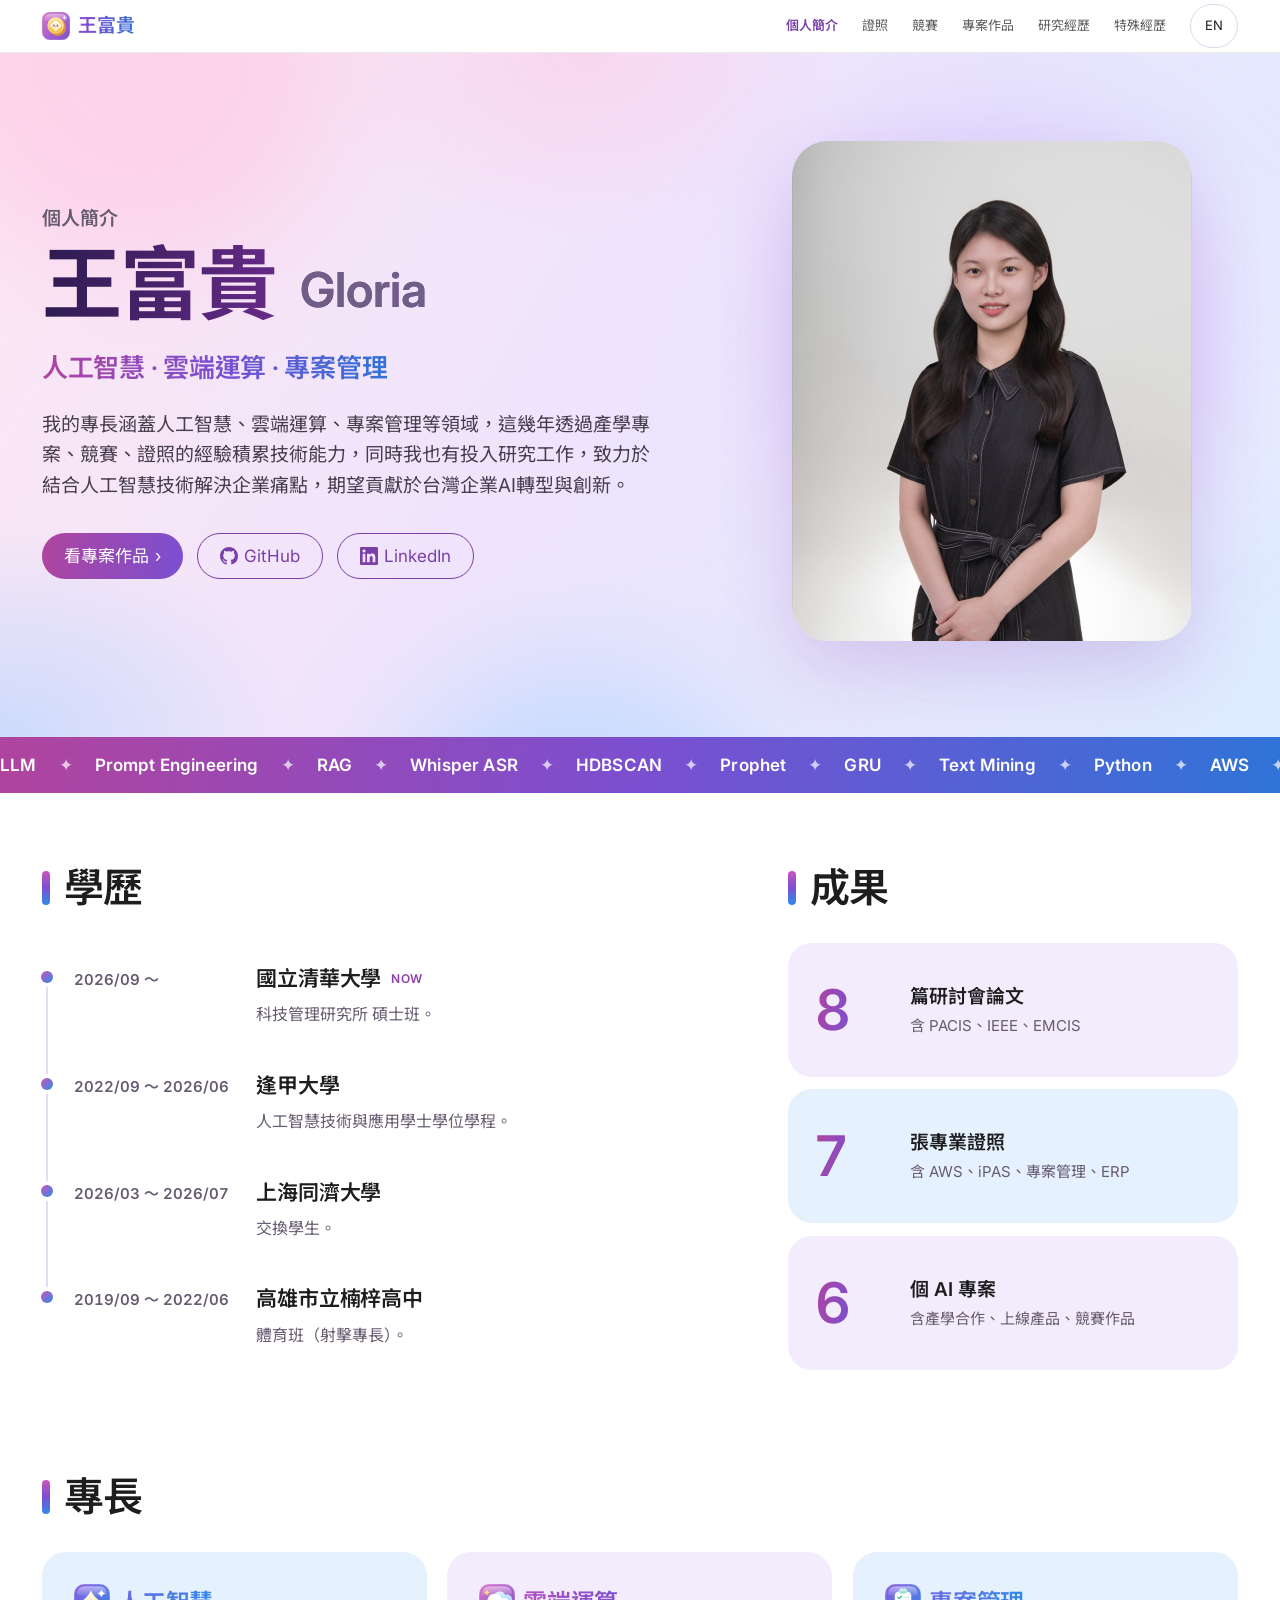
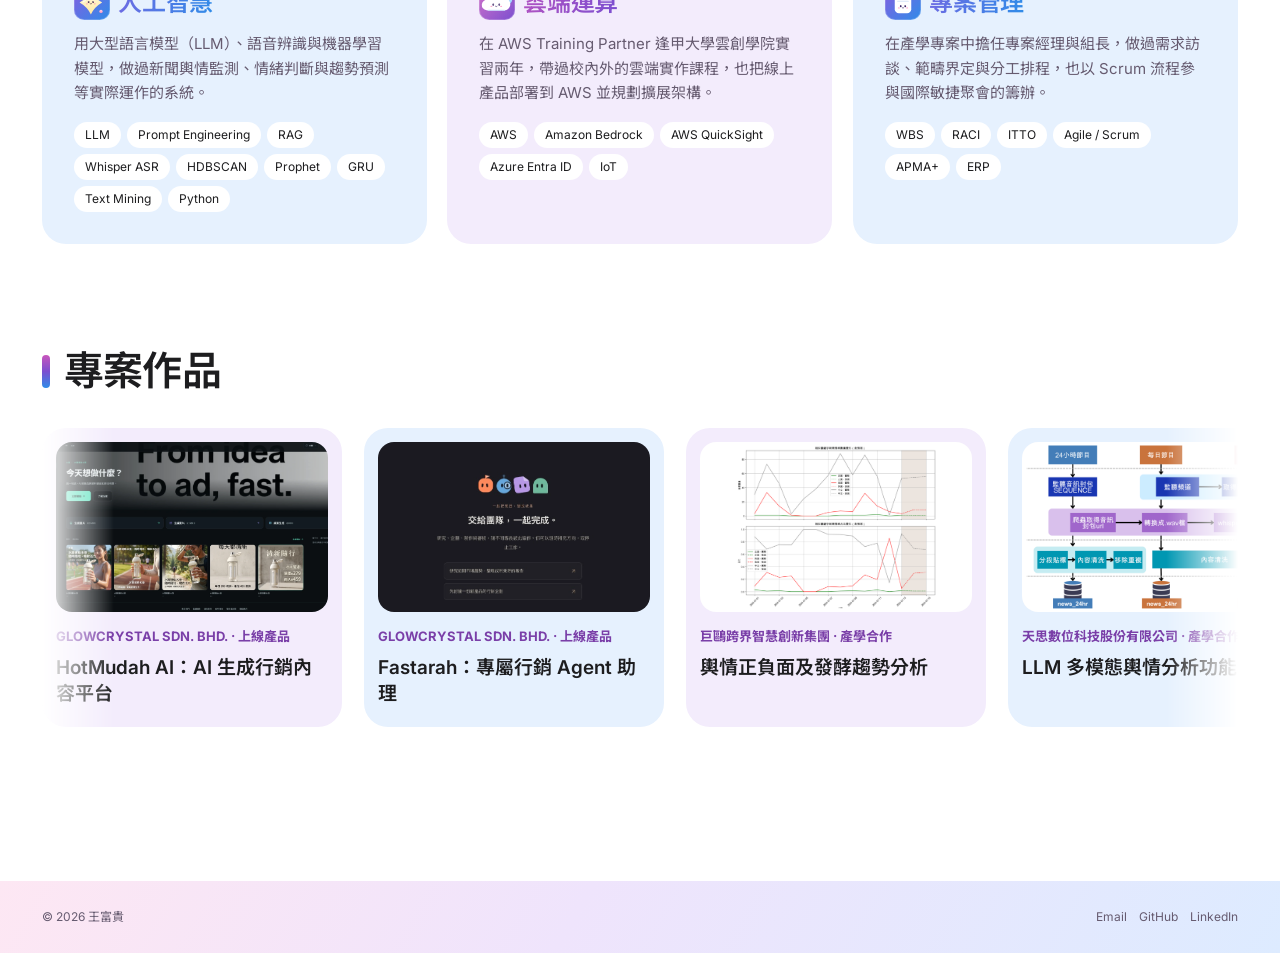
<file: index.html>
<!doctype html>
<html lang="zh-Hant" data-lang="zh">
<head>
<meta charset="utf-8">
<meta name="viewport" content="width=device-width, initial-scale=1">
<title data-zh="個人簡介｜王富貴" data-en="About | Fu-Guei Wang">個人簡介｜王富貴</title>
<meta name="description" content="王富貴（Fu-Guei Wang）的個人網頁：人工智慧、雲端運算、專案管理。Personal site of Fu-Guei Wang: AI, cloud computing and project management.">
<link rel="icon" type="image/svg+xml" href="assets/icons/coin.svg">
<link rel="preconnect" href="https://fonts.googleapis.com">
<link rel="preconnect" href="https://fonts.gstatic.com" crossorigin>
<link href="https://fonts.googleapis.com/css2?family=Inter:wght@400;600;700&family=Noto+Sans+TC:wght@400;600;700&display=swap" rel="stylesheet">
<link rel="stylesheet" href="assets/site.css?v=67">
</head>
<body>
<header class="site-header">
  <div class="bar">
    <a class="brand" href="index.html"><img class="sym sym-brand" src="assets/icons/coin.svg" alt="" width="96" height="96"><span data-l="zh">王富貴</span><span data-l="en">Fu-Guei Wang</span></a>
    <nav class="nav" id="nav" aria-label="主選單 Main"><a href="index.html" aria-current="page"><img class="sym sym-nav" src="assets/icons/coin.svg" alt="" width="96" height="96"><span data-l="zh">個人簡介</span><span data-l="en">About</span></a><a href="certificates.html"><img class="sym sym-nav" src="assets/icons/badge.svg" alt="" width="96" height="96"><span data-l="zh">證照</span><span data-l="en">Certificates</span></a><a href="awards.html"><img class="sym sym-nav" src="assets/icons/trophy.svg" alt="" width="96" height="96"><span data-l="zh">競賽</span><span data-l="en">Awards</span></a><a href="projects.html"><img class="sym sym-nav" src="assets/icons/window.svg" alt="" width="96" height="96"><span data-l="zh">專案作品</span><span data-l="en">Projects</span></a><a href="research.html"><img class="sym sym-nav" src="assets/icons/book.svg" alt="" width="96" height="96"><span data-l="zh">研究經歷</span><span data-l="en">Research</span></a><a href="experience.html"><img class="sym sym-nav" src="assets/icons/plane.svg" alt="" width="96" height="96"><span data-l="zh">特殊經歷</span><span data-l="en">Experience</span></a></nav>
    <button class="btn-quiet" type="button" data-lang-toggle aria-label="切換語言 Switch language"><span data-l="zh">EN</span><span data-l="en">中文</span></button>
    <button class="btn-quiet menu-btn" type="button" aria-controls="nav" aria-expanded="false"><span data-l="zh">選單</span><span data-l="en">Menu</span></button>
  </div>
</header>
<div class="hero-band"><div class="blobs" aria-hidden="true"><i></i><i></i><i></i></div><div class="hero">
  <div>
    <div class="eyebrow"><span data-l="zh">個人簡介</span><span data-l="en">About</span></div>
    <h1><span data-l="zh">王富貴<span class="nick">Gloria</span></span><span data-l="en">Fu-Guei Wang</span></h1>
    <div class="role"><span data-l="zh">人工智慧 · 雲端運算 · 專案管理</span><span data-l="en">AI · Cloud Computing · Project Management</span></div>
    <p data-l="zh">我的專長涵蓋人工智慧、雲端運算、專案管理等領域，這幾年透過產學專案、競賽、證照的經驗積累技術能力，同時我也有投入研究工作，致力於結合人工智慧技術解決企業痛點，期望貢獻於台灣企業AI轉型與創新。</p><p data-l="en">My expertise spans artificial intelligence, cloud computing and project management. Over the years I have built my technical skills through industry projects, competitions and certifications, and I am also engaged in research. I work on applying AI to solve the pain points of businesses, and I hope to contribute to AI transformation and innovation in Taiwan's enterprises.</p>
    <div class="contacts">
      <a class="btn btn-primary" href="projects.html"><span data-l="zh">看專案作品</span><span data-l="en">View projects</span> ›</a>
      <a class="btn btn-secondary" href="https://github.com/wangfuguie" rel="noopener"><svg class="gh-ico" viewBox="0 0 16 16" width="18" height="18" aria-hidden="true" focusable="false"><path fill="currentColor" d="M8 0C3.58 0 0 3.58 0 8c0 3.54 2.29 6.53 5.47 7.59.4.07.55-.17.55-.38 0-.19-.01-.82-.01-1.49-2.01.37-2.53-.49-2.69-.94-.09-.23-.48-.94-.82-1.13-.28-.15-.68-.52-.01-.53.63-.01 1.08.58 1.23.82.72 1.21 1.87.87 2.33.66.07-.52.28-.87.51-1.07-1.78-.2-3.64-.89-3.64-3.95 0-.87.31-1.59.82-2.15-.08-.2-.36-1.02.08-2.12 0 0 .67-.21 2.2.82.64-.18 1.32-.27 2-.27s1.36.09 2 .27c1.53-1.04 2.2-.82 2.2-.82.44 1.1.16 1.92.08 2.12.51.56.82 1.27.82 2.15 0 3.07-1.87 3.75-3.65 3.95.29.25.54.73.54 1.48 0 1.07-.01 1.93-.01 2.2 0 .21.15.46.55.38A8.01 8.01 0 0 0 16 8c0-4.42-3.58-8-8-8z"/></svg>GitHub</a>
      <a class="btn btn-secondary" href="https://www.linkedin.com/in/fuguei-wang" rel="noopener"><svg class="gh-ico" viewBox="0 0 24 24" width="18" height="18" aria-hidden="true" focusable="false"><path fill="currentColor" d="M20.447 20.452h-3.554v-5.569c0-1.328-.027-3.037-1.852-3.037-1.853 0-2.136 1.445-2.136 2.939v5.667H9.351V9h3.414v1.561h.046c.477-.9 1.637-1.85 3.37-1.85 3.601 0 4.267 2.37 4.267 5.455v6.286zM5.337 7.433c-1.144 0-2.063-.926-2.063-2.065 0-1.138.92-2.063 2.063-2.063 1.14 0 2.064.925 2.064 2.063 0 1.139-.925 2.065-2.064 2.065zm1.782 13.019H3.555V9h3.564v11.452zM22.225 0H1.771C.792 0 0 .774 0 1.729v20.542C0 23.227.792 24 1.771 24h20.451C23.2 24 24 23.227 24 22.271V1.729C24 .774 23.2 0 22.222 0h.003z"/></svg>LinkedIn</a>
    </div>
  </div>
  <div class="stage"><div class="portrait" data-view="photo">
    <img class="face" src="assets/portrait.jpg" alt="王富貴 Fu-Guei Wang" width="1200" height="1800">
  </div>
  </div>
</div></div>
<div class="marquee" aria-hidden="true"><div class="marquee-track"><span>LLM</span><i>✦</i><span>Prompt Engineering</span><i>✦</i><span>RAG</span><i>✦</i><span>Whisper ASR</span><i>✦</i><span>HDBSCAN</span><i>✦</i><span>Prophet</span><i>✦</i><span>GRU</span><i>✦</i><span>Text Mining</span><i>✦</i><span>Python</span><i>✦</i><span>AWS</span><i>✦</i><span>Amazon Bedrock</span><i>✦</i><span>AWS QuickSight</span><i>✦</i><span>Azure Entra ID</span><i>✦</i><span>IoT</span><i>✦</i><span>WBS</span><i>✦</i><span>RACI</span><i>✦</i><span>ITTO</span><i>✦</i><span>Agile / Scrum</span><i>✦</i><span>APMA+</span><i>✦</i><span>ERP</span><i>✦</i><span>LLM</span><i>✦</i><span>Prompt Engineering</span><i>✦</i><span>RAG</span><i>✦</i><span>Whisper ASR</span><i>✦</i><span>HDBSCAN</span><i>✦</i><span>Prophet</span><i>✦</i><span>GRU</span><i>✦</i><span>Text Mining</span><i>✦</i><span>Python</span><i>✦</i><span>AWS</span><i>✦</i><span>Amazon Bedrock</span><i>✦</i><span>AWS QuickSight</span><i>✦</i><span>Azure Entra ID</span><i>✦</i><span>IoT</span><i>✦</i><span>WBS</span><i>✦</i><span>RACI</span><i>✦</i><span>ITTO</span><i>✦</i><span>Agile / Scrum</span><i>✦</i><span>APMA+</span><i>✦</i><span>ERP</span><i>✦</i></div></div><main>

<section class="home-duo">
<div class="duo-main"><h2><span data-l="zh">學歷</span><span data-l="en">Education</span></h2><ol class="tl"><li><div class="when">2026/09 ～</div><div class="what"><h3><span data-l="zh">國立清華大學</span><span data-l="en">National Tsing Hua University</span><span class="now-tag">NOW</span></h3><p data-l="zh">科技管理研究所 碩士班。</p><p data-l="en">M.S., Institute of Technology Management.</p></div></li><li><div class="when">2022/09 ～ 2026/06</div><div class="what"><h3><span data-l="zh">逢甲大學</span><span data-l="en">Feng Chia University</span></h3><p data-l="zh">人工智慧技術與應用學士學位學程。</p><p data-l="en">B.S. Program of Artificial Intelligence and Technology Application.</p></div></li><li><div class="when">2026/03 ～ 2026/07</div><div class="what"><h3><span data-l="zh">上海同濟大學</span><span data-l="en">Tongji University, Shanghai</span></h3><p data-l="zh">交換學生。</p><p data-l="en">Exchange student.</p></div></li><li><div class="when">2019/09 ～ 2022/06</div><div class="what"><h3><span data-l="zh">高雄市立楠梓高中</span><span data-l="en">Nanzih Senior High School, Kaohsiung</span></h3><p data-l="zh">體育班（射擊專長）。</p><p data-l="en">Athletic program (sport shooting).</p></div></li></ol></div>
<aside class="duo-side"><h2><span data-l="zh">成果</span><span data-l="en">Highlights</span></h2>
<div class="stats">
  <div class="stat"><b>10</b><span><i class="st-l"><span data-l="zh">篇研討會論文</span><span data-l="en">conference papers</span></i><i class="st-d"><span data-l="zh">含 PACIS、IEEE、EMCIS</span><span data-l="en">incl. PACIS, IEEE, EMCIS</span></i></span></div>
  <div class="stat"><b>9</b><span><i class="st-l"><span data-l="zh">張專業證照</span><span data-l="en">certificates</span></i><i class="st-d"><span data-l="zh">含 AWS、iPAS、專案管理、ERP</span><span data-l="en">incl. AWS, iPAS, PM, ERP</span></i></span></div>
  <div class="stat"><b>7</b><span><i class="st-l"><span data-l="zh">個 AI 專案</span><span data-l="en">AI projects</span></i><i class="st-d"><span data-l="zh">含產學合作、上線產品、競賽作品</span><span data-l="en">incl. industry work, live products, a hackathon entry</span></i></span></div>
</div></aside>
</section>
<section><h2><span data-l="zh">專長</span><span data-l="en">Expertise</span></h2><div class="grid g3"><div class="card skill"><h3 class="tone-b"><img class="sym sym-skill" src="assets/icons/spark.svg" alt="" width="96" height="96"><span data-l="zh">人工智慧</span><span data-l="en">Artificial Intelligence</span></h3><p class="small muted" data-l="zh">用大型語言模型（LLM）、語音辨識與機器學習模型，做過新聞輿情監測、情緒判斷與趨勢預測等實際運作的系統。</p><p class="small muted" data-l="en">Built working systems with large language models, speech recognition and machine learning: news monitoring, sentiment classification and trend forecasting.</p><ul class="tags"><li>LLM</li><li>Prompt Engineering</li><li>RAG</li><li>Whisper ASR</li><li>HDBSCAN</li><li>Prophet</li><li>GRU</li><li>Text Mining</li><li>Python</li></ul></div><div class="card skill"><h3 class="tone-a"><img class="sym sym-skill" src="assets/icons/cloud.svg" alt="" width="96" height="96"><span data-l="zh">雲端運算</span><span data-l="en">Cloud Computing</span></h3><p class="small muted" data-l="zh">在 AWS Training Partner 逢甲大學雲創學院實習兩年，帶過校內外的雲端實作課程，也把線上產品部署到 AWS 並規劃擴展架構。</p><p class="small muted" data-l="en">Interned for two years at Feng Chia University's Cloud Innovation School, an AWS Training Partner, leading hands-on cloud labs, and deployed live products on AWS with a scaling architecture.</p><ul class="tags"><li>AWS</li><li>Amazon Bedrock</li><li>AWS QuickSight</li><li>Azure Entra ID</li><li>IoT</li></ul></div><div class="card skill"><h3 class="tone-b"><img class="sym sym-skill" src="assets/icons/clipboard.svg" alt="" width="96" height="96"><span data-l="zh">專案管理</span><span data-l="en">Project Management</span></h3><p class="small muted" data-l="zh">在產學專案中擔任專案經理與組長，做過需求訪談、範疇界定與分工排程，也以 Scrum 流程參與國際敏捷聚會的籌辦。</p><p class="small muted" data-l="en">Served as project manager and team lead on industry projects, handling requirement interviews, scoping and scheduling, and helped run an international agile gathering in Scrum sprints.</p><ul class="tags"><li>WBS</li><li>RACI</li><li>ITTO</li><li>Agile / Scrum</li><li>APMA+</li><li>ERP</li></ul></div></div></section>
<section class="feat"><div class="feat-head"><h2><span data-l="zh">專案作品</span><span data-l="en">Projects</span></h2></div>
<div class="feat-marq"><div class="feat-row"><a class="fcard" href="project-hotmudah.html"><img src="assets/projects/hotmudah-cover.webp" alt="" loading="lazy"><span class="fco"><span data-l="zh">GLOWCRYSTAL SDN. BHD. · 上線產品</span><span data-l="en">GLOWCRYSTAL SDN. BHD. · Live product</span></span><strong><span data-l="zh">HotMudah AI：AI 生成行銷內容平台</span><span data-l="en">HotMudah AI: AI Marketing Content Platform</span></strong></a><a class="fcard" href="project-fastarah.html"><img src="assets/projects/fastarah-cover.jpg" alt="" loading="lazy"><span class="fco"><span data-l="zh">GLOWCRYSTAL SDN. BHD. · 上線產品</span><span data-l="en">GLOWCRYSTAL SDN. BHD. · Live product</span></span><strong><span data-l="zh">Fastarah：專屬行銷 Agent 助理</span><span data-l="en">Fastarah: Marketing Agent Assistants</span></strong></a><a class="fcard" href="project-opinion.html"><img src="assets/projects/opinion-cover.png?v=3" alt="" loading="lazy"><span class="fco"><span data-l="zh">巨鷗跨界智慧創新集團 · 產學合作</span><span data-l="en">JU-OU Cross-Border Smart Innovation Group · Industry collaboration</span></span><strong><span data-l="zh">輿情正負面及發酵趨勢分析</span><span data-l="en">News Sentiment & Trend Forecasting</span></strong></a><a class="fcard" href="project-whisper.html"><img src="assets/projects/whisper-cover.png" alt="" loading="lazy"><span class="fco"><span data-l="zh">天思數位科技股份有限公司 · 產學合作</span><span data-l="en">Tensei Digital Technology Co. · Industry collaboration</span></span><strong><span data-l="zh">LLM 多模態輿情分析功能開發</span><span data-l="en">LLM-Powered Broadcast News Monitoring</span></strong></a><a class="fcard" href="project-cti.html"><img src="assets/projects/cti-cover.jpg" alt="" loading="lazy"><span class="fco"><span data-l="zh">緯創資通股份有限公司 · 產學合作</span><span data-l="en">Wistron Corporation · Industry collaboration</span></span><strong><span data-l="zh">資安威脅情資戰情平台</span><span data-l="en">Cyber Threat Intelligence Platform</span></strong></a><a class="fcard" href="project-gss.html"><img src="assets/projects/gss-cover.jpg?v=4" alt="" loading="lazy"><span class="fco"><span data-l="zh">Gogoro 出題 · 競賽作品</span><span data-l="en">Challenge set by Gogoro · Hackathon entry</span></span><strong><span data-l="zh">Gogoro Smart Scooter 萬事通</span><span data-l="en">Gogoro Smart Scooter Assistant</span></strong></a><a class="fcard" href="project-portfolio108.html"><img src="assets/projects/p108-cover.png" alt="" loading="lazy"><span class="fco"><span data-l="zh">得力文創科技有限公司 · 產學合作</span><span data-l="en">Dai-Ly Cultural and Creative Technology Co., Ltd. · Industry collaboration</span></span><strong><span data-l="zh">大語言模型輔助學習歷程撰寫系統</span><span data-l="en">LLM-Assisted Learning Portfolio Writing System</span></strong></a><a class="fcard" aria-hidden="true" tabindex="-1" href="project-hotmudah.html"><img src="assets/projects/hotmudah-cover.webp" alt="" loading="lazy"><span class="fco"><span data-l="zh">GLOWCRYSTAL SDN. BHD. · 上線產品</span><span data-l="en">GLOWCRYSTAL SDN. BHD. · Live product</span></span><strong><span data-l="zh">HotMudah AI：AI 生成行銷內容平台</span><span data-l="en">HotMudah AI: AI Marketing Content Platform</span></strong></a><a class="fcard" aria-hidden="true" tabindex="-1" href="project-fastarah.html"><img src="assets/projects/fastarah-cover.jpg" alt="" loading="lazy"><span class="fco"><span data-l="zh">GLOWCRYSTAL SDN. BHD. · 上線產品</span><span data-l="en">GLOWCRYSTAL SDN. BHD. · Live product</span></span><strong><span data-l="zh">Fastarah：專屬行銷 Agent 助理</span><span data-l="en">Fastarah: Marketing Agent Assistants</span></strong></a><a class="fcard" aria-hidden="true" tabindex="-1" href="project-opinion.html"><img src="assets/projects/opinion-cover.png?v=3" alt="" loading="lazy"><span class="fco"><span data-l="zh">巨鷗跨界智慧創新集團 · 產學合作</span><span data-l="en">JU-OU Cross-Border Smart Innovation Group · Industry collaboration</span></span><strong><span data-l="zh">輿情正負面及發酵趨勢分析</span><span data-l="en">News Sentiment & Trend Forecasting</span></strong></a><a class="fcard" aria-hidden="true" tabindex="-1" href="project-whisper.html"><img src="assets/projects/whisper-cover.png" alt="" loading="lazy"><span class="fco"><span data-l="zh">天思數位科技股份有限公司 · 產學合作</span><span data-l="en">Tensei Digital Technology Co. · Industry collaboration</span></span><strong><span data-l="zh">LLM 多模態輿情分析功能開發</span><span data-l="en">LLM-Powered Broadcast News Monitoring</span></strong></a><a class="fcard" aria-hidden="true" tabindex="-1" href="project-cti.html"><img src="assets/projects/cti-cover.jpg" alt="" loading="lazy"><span class="fco"><span data-l="zh">緯創資通股份有限公司 · 產學合作</span><span data-l="en">Wistron Corporation · Industry collaboration</span></span><strong><span data-l="zh">資安威脅情資戰情平台</span><span data-l="en">Cyber Threat Intelligence Platform</span></strong></a><a class="fcard" aria-hidden="true" tabindex="-1" href="project-gss.html"><img src="assets/projects/gss-cover.jpg?v=4" alt="" loading="lazy"><span class="fco"><span data-l="zh">Gogoro 出題 · 競賽作品</span><span data-l="en">Challenge set by Gogoro · Hackathon entry</span></span><strong><span data-l="zh">Gogoro Smart Scooter 萬事通</span><span data-l="en">Gogoro Smart Scooter Assistant</span></strong></a><a class="fcard" aria-hidden="true" tabindex="-1" href="project-portfolio108.html"><img src="assets/projects/p108-cover.png" alt="" loading="lazy"><span class="fco"><span data-l="zh">得力文創科技有限公司 · 產學合作</span><span data-l="en">Dai-Ly Cultural and Creative Technology Co., Ltd. · Industry collaboration</span></span><strong><span data-l="zh">大語言模型輔助學習歷程撰寫系統</span><span data-l="en">LLM-Assisted Learning Portfolio Writing System</span></strong></a></div></div></section>

</main>
<footer>
  <div class="bar">
    <span style="margin-right:auto">© 2026 <span data-l="zh">王富貴</span><span data-l="en">Fu-Guei Wang</span></span>
    <a href="mailto:kay0900222961@gmail.com">Email</a>
    <a href="https://github.com/wangfuguie" rel="noopener">GitHub</a>
    <a href="https://www.linkedin.com/in/fuguei-wang" rel="noopener">LinkedIn</a>
  </div>
</footer>
<dialog class="lb" id="lb"><img alt=""><form method="dialog"><button class="btn-quiet"><span data-l="zh">關閉</span><span data-l="en">Close</span></button></form></dialog>
<script src="assets/site.js?v=67"></script>
<script src="assets/fx.js?v=67" defer></script>
</body>
</html>
</file>
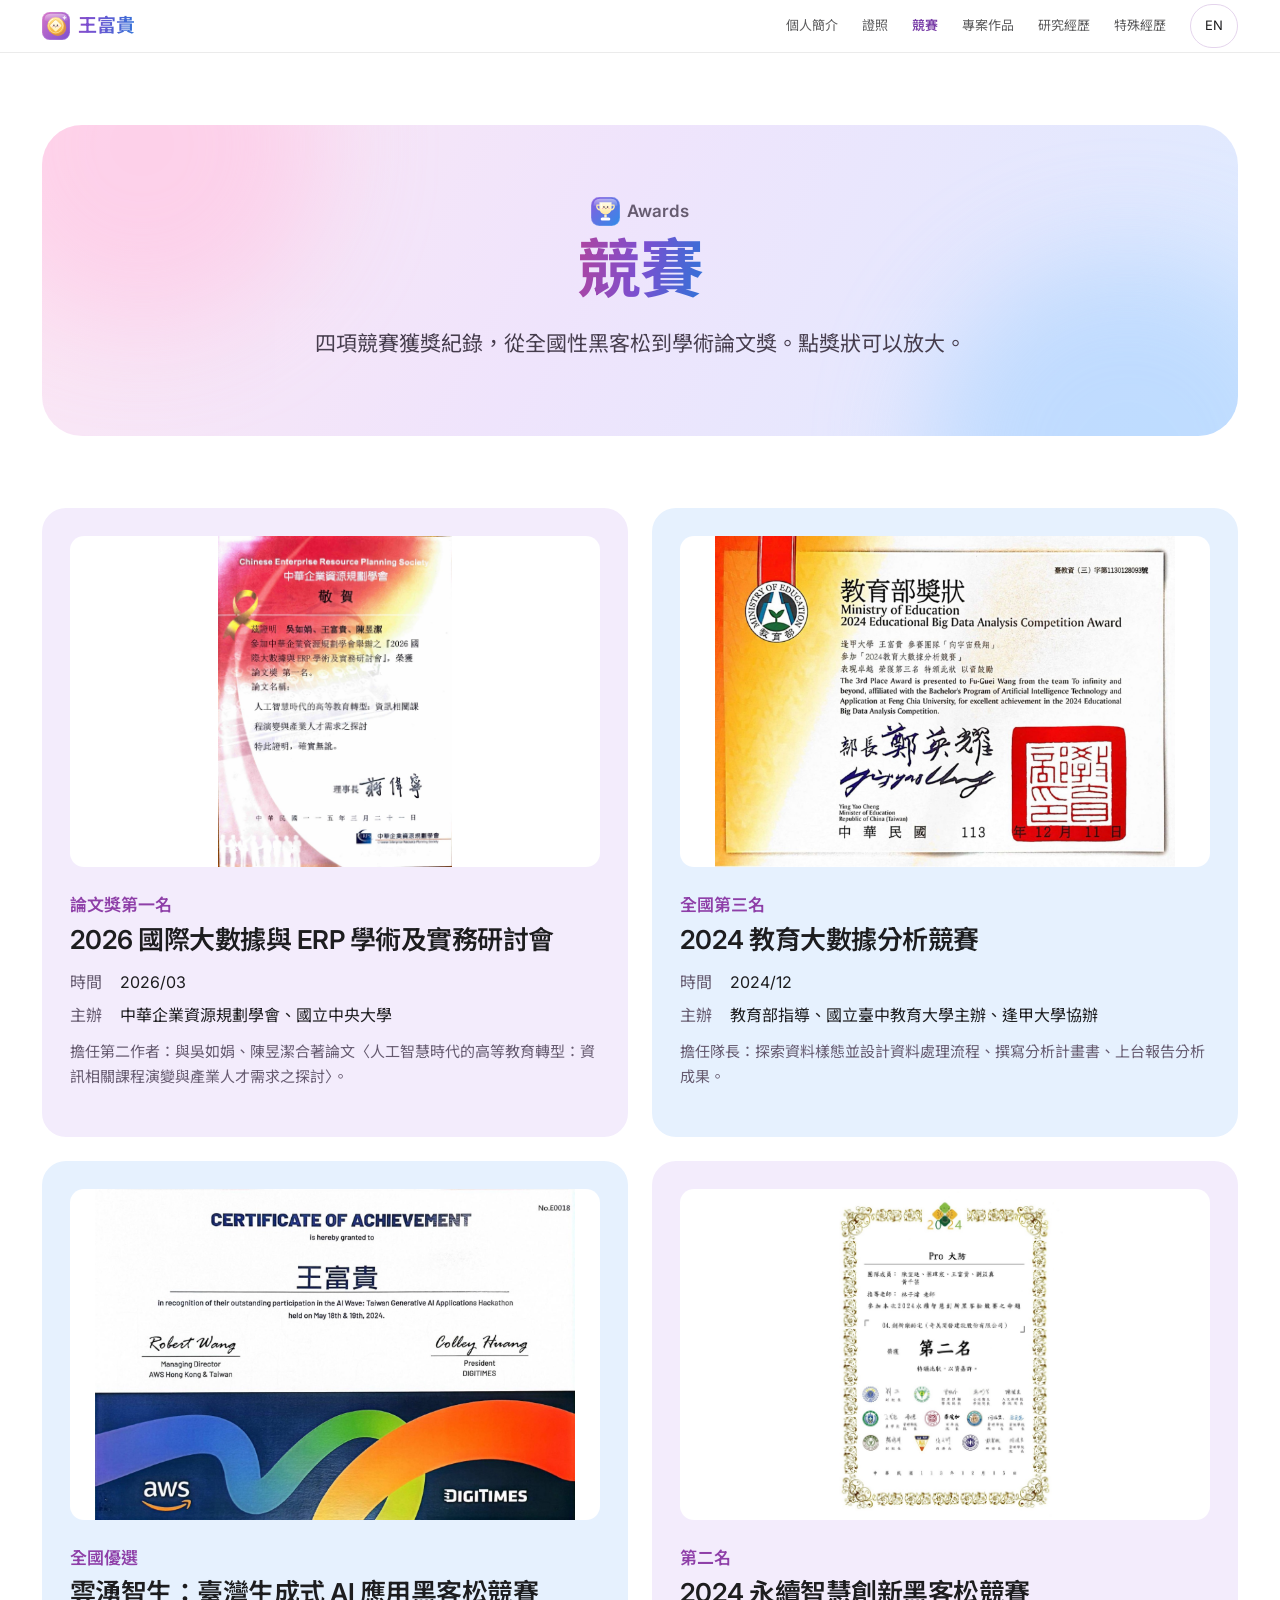
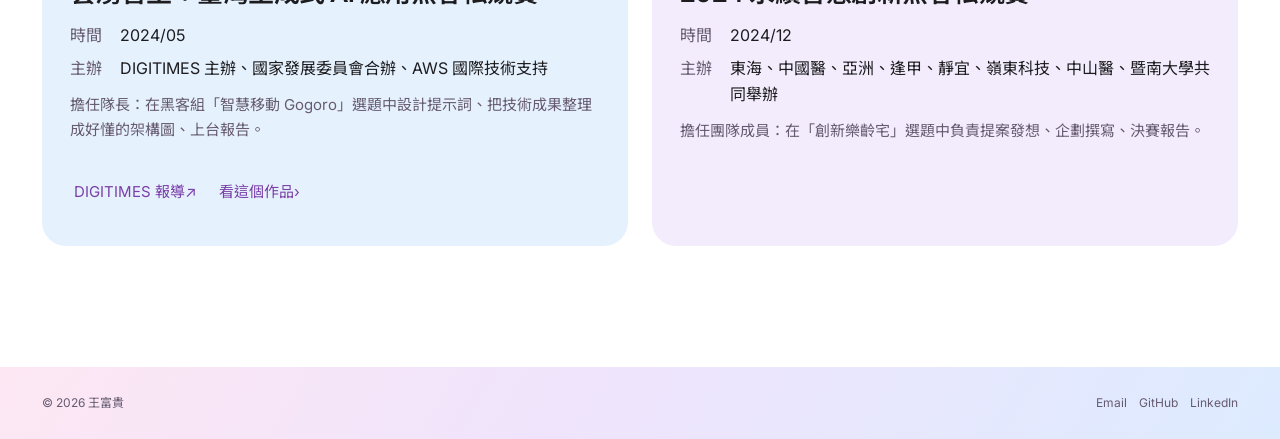
<file: awards.html>
<!doctype html>
<html lang="zh-Hant" data-lang="zh">
<head>
<meta charset="utf-8">
<meta name="viewport" content="width=device-width, initial-scale=1">
<title data-zh="競賽｜王富貴" data-en="Awards | Fu-Guei Wang">競賽｜王富貴</title>
<meta name="description" content="王富貴（Fu-Guei Wang）的個人網頁：人工智慧、雲端運算、專案管理。Personal site of Fu-Guei Wang: AI, cloud computing and project management.">
<link rel="icon" type="image/svg+xml" href="assets/icons/coin.svg">
<link rel="preconnect" href="https://fonts.googleapis.com">
<link rel="preconnect" href="https://fonts.gstatic.com" crossorigin>
<link href="https://fonts.googleapis.com/css2?family=Inter:wght@400;600;700&family=Noto+Sans+TC:wght@400;600;700&display=swap" rel="stylesheet">
<link rel="stylesheet" href="assets/site.css?v=67">
</head>
<body>
<header class="site-header">
  <div class="bar">
    <a class="brand" href="index.html"><img class="sym sym-brand" src="assets/icons/coin.svg" alt="" width="96" height="96"><span data-l="zh">王富貴</span><span data-l="en">Fu-Guei Wang</span></a>
    <nav class="nav" id="nav" aria-label="主選單 Main"><a href="index.html"><img class="sym sym-nav" src="assets/icons/coin.svg" alt="" width="96" height="96"><span data-l="zh">個人簡介</span><span data-l="en">About</span></a><a href="certificates.html"><img class="sym sym-nav" src="assets/icons/badge.svg" alt="" width="96" height="96"><span data-l="zh">證照</span><span data-l="en">Certificates</span></a><a href="awards.html" aria-current="page"><img class="sym sym-nav" src="assets/icons/trophy.svg" alt="" width="96" height="96"><span data-l="zh">競賽</span><span data-l="en">Awards</span></a><a href="projects.html"><img class="sym sym-nav" src="assets/icons/window.svg" alt="" width="96" height="96"><span data-l="zh">專案作品</span><span data-l="en">Projects</span></a><a href="research.html"><img class="sym sym-nav" src="assets/icons/book.svg" alt="" width="96" height="96"><span data-l="zh">研究經歷</span><span data-l="en">Research</span></a><a href="experience.html"><img class="sym sym-nav" src="assets/icons/plane.svg" alt="" width="96" height="96"><span data-l="zh">特殊經歷</span><span data-l="en">Experience</span></a></nav>
    <button class="btn-quiet" type="button" data-lang-toggle aria-label="切換語言 Switch language"><span data-l="zh">EN</span><span data-l="en">中文</span></button>
    <button class="btn-quiet menu-btn" type="button" aria-controls="nav" aria-expanded="false"><span data-l="zh">選單</span><span data-l="en">Menu</span></button>
  </div>
</header>
<main>
<div class="page-head"><div class="eyebrow"><img class="sym sym-head" src="assets/icons/trophy.svg" alt="" width="96" height="96">Awards</div><h1><span data-l="zh">競賽</span><span data-l="en">Competitions & Awards</span></h1><p data-l="zh">四項競賽獲獎紀錄，從全國性黑客松到學術論文獎。點獎狀可以放大。</p><p data-l="en">Four competition awards, from national hackathons to a best paper award. Tap a certificate to enlarge.</p></div><div class="stack"><article class="card award">
  <button class="shot" type="button" aria-label="2026 International Conference on Big Data and ERP — Best Paper Award — 1st Place"><img src="assets/awards/award-erp.jpg" alt="2026 International Conference on Big Data and ERP — Best Paper Award — 1st Place" loading="lazy"></button>
  <div>
    <div class="rank"><span data-l="zh">論文獎第一名</span><span data-l="en">Best Paper Award — 1st Place</span></div>
    <h3><span data-l="zh">2026 國際大數據與 ERP 學術及實務研討會</span><span data-l="en">2026 International Conference on Big Data and ERP</span></h3>
    <dl><dt><span data-l="zh">時間</span><span data-l="en">Date</span></dt><dd>2026/03</dd><dt><span data-l="zh">主辦</span><span data-l="en">Host</span></dt><dd><span data-l="zh">中華企業資源規劃學會、國立中央大學</span><span data-l="en">Chinese Enterprise Resource Planning Society; National Central University</span></dd></dl>
    <p class="small muted" data-l="zh">擔任第二作者：與吳如娟、陳昱潔合著論文〈人工智慧時代的高等教育轉型：資訊相關課程演變與產業人才需求之探討〉。</p><p class="small muted" data-l="en">Second author: co-wrote the paper “Higher Education Transformation in the AI Era: Curriculum Evolution in Information-Related Programs and Industry Talent Demand” with Ju-Chuan Wu and Yu-Chieh Chen.</p>
    
  </div>
</article><article class="card award">
  <button class="shot" type="button" aria-label="2024 Educational Big Data Analysis Competition — 3rd Place, National"><img src="assets/awards/award-edu.jpg" alt="2024 Educational Big Data Analysis Competition — 3rd Place, National" loading="lazy"></button>
  <div>
    <div class="rank"><span data-l="zh">全國第三名</span><span data-l="en">3rd Place, National</span></div>
    <h3><span data-l="zh">2024 教育大數據分析競賽</span><span data-l="en">2024 Educational Big Data Analysis Competition</span></h3>
    <dl><dt><span data-l="zh">時間</span><span data-l="en">Date</span></dt><dd>2024/12</dd><dt><span data-l="zh">主辦</span><span data-l="en">Host</span></dt><dd><span data-l="zh">教育部指導、國立臺中教育大學主辦、逢甲大學協辦</span><span data-l="en">Ministry of Education (advisor); National Taichung University of Education (organizer); Feng Chia University (co-organizer)</span></dd></dl>
    <p class="small muted" data-l="zh">擔任隊長：探索資料樣態並設計資料處理流程、撰寫分析計畫書、上台報告分析成果。</p><p class="small muted" data-l="en">Team captain: explored the data and designed the data pipeline, wrote the analysis proposal, and presented the findings.</p>
    
  </div>
</article><article class="card award">
  <button class="shot" type="button" aria-label="AI Wave: Taiwan Generative AI Applications Hackathon — Merit Award, National"><img src="assets/awards/award-genai.jpg" alt="AI Wave: Taiwan Generative AI Applications Hackathon — Merit Award, National" loading="lazy"></button>
  <div>
    <div class="rank"><span data-l="zh">全國優選</span><span data-l="en">Merit Award, National</span></div>
    <h3><span data-l="zh">雲湧智生：臺灣生成式 AI 應用黑客松競賽</span><span data-l="en">AI Wave: Taiwan Generative AI Applications Hackathon</span></h3>
    <dl><dt><span data-l="zh">時間</span><span data-l="en">Date</span></dt><dd>2024/05</dd><dt><span data-l="zh">主辦</span><span data-l="en">Host</span></dt><dd><span data-l="zh">DIGITIMES 主辦、國家發展委員會合辦、AWS 國際技術支持</span><span data-l="en">DIGITIMES (organizer); National Development Council (co-organizer); AWS (technical support)</span></dd></dl>
    <p class="small muted" data-l="zh">擔任隊長：在黑客組「智慧移動 Gogoro」選題中設計提示詞、把技術成果整理成好懂的架構圖、上台報告。</p><p class="small muted" data-l="en">Team captain: in the Hacker track’s “Smart Mobility — Gogoro” challenge, designed the prompts, turned the technical work into a clear architecture diagram and gave the final pitch.</p>
    <a class="badge" href="https://www.digitimes.com.tw/tech/dt/n/shwnws.asp?id=0000694444_XN53QXZM575K5Q38FFRY3" rel="noopener"><span data-l="zh">DIGITIMES 報導</span><span data-l="en">DIGITIMES coverage</span> ↗</a><a class="badge" href="project-gss.html"><span data-l="zh">看這個作品</span><span data-l="en">See the project</span> ›</a>
  </div>
</article><article class="card award">
  <button class="shot" type="button" aria-label="2024 Sustainable Smart Innovation Hackathon — 2nd Place"><img src="assets/awards/award-sdg.jpg" alt="2024 Sustainable Smart Innovation Hackathon — 2nd Place" loading="lazy"></button>
  <div>
    <div class="rank"><span data-l="zh">第二名</span><span data-l="en">2nd Place</span></div>
    <h3><span data-l="zh">2024 永續智慧創新黑客松競賽</span><span data-l="en">2024 Sustainable Smart Innovation Hackathon</span></h3>
    <dl><dt><span data-l="zh">時間</span><span data-l="en">Date</span></dt><dd>2024/12</dd><dt><span data-l="zh">主辦</span><span data-l="en">Host</span></dt><dd><span data-l="zh">東海、中國醫、亞洲、逢甲、靜宜、嶺東科技、中山醫、暨南大學共同舉辦</span><span data-l="en">Jointly held by eight universities in central Taiwan (Tunghai, CMU, Asia, Feng Chia, Providence, Ling Tung, CSMU, NCNU)</span></dd></dl>
    <p class="small muted" data-l="zh">擔任團隊成員：在「創新樂齡宅」選題中負責提案發想、企劃撰寫、決賽報告。</p><p class="small muted" data-l="en">Team member: in the “Innovative Senior Living” challenge, handled ideation, proposal writing and the final presentation.</p>
    
  </div>
</article></div>
</main>
<footer>
  <div class="bar">
    <span style="margin-right:auto">© 2026 <span data-l="zh">王富貴</span><span data-l="en">Fu-Guei Wang</span></span>
    <a href="mailto:kay0900222961@gmail.com">Email</a>
    <a href="https://github.com/wangfuguie" rel="noopener">GitHub</a>
    <a href="https://www.linkedin.com/in/fuguei-wang" rel="noopener">LinkedIn</a>
  </div>
</footer>
<dialog class="lb" id="lb"><img alt=""><form method="dialog"><button class="btn-quiet"><span data-l="zh">關閉</span><span data-l="en">Close</span></button></form></dialog>
<script src="assets/site.js?v=67"></script>
<script src="assets/fx.js?v=67" defer></script>
</body>
</html>
</file>
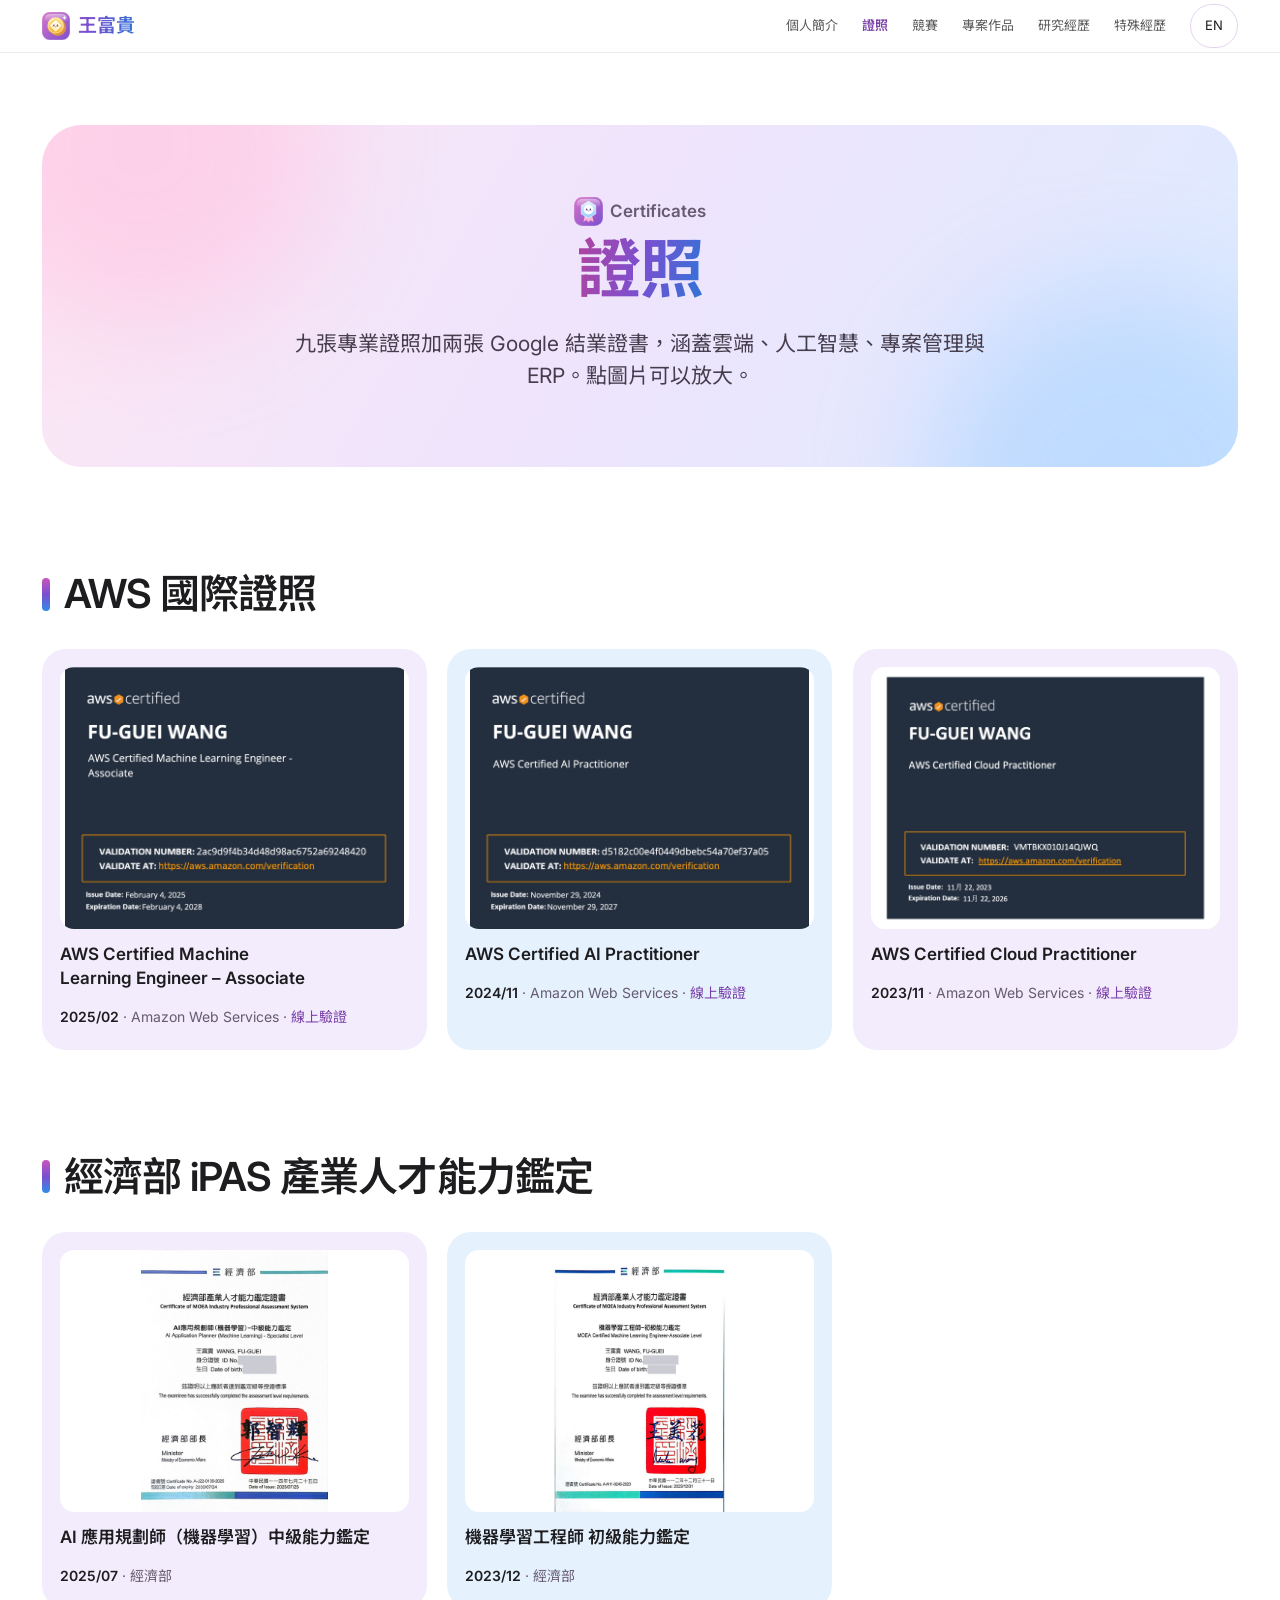
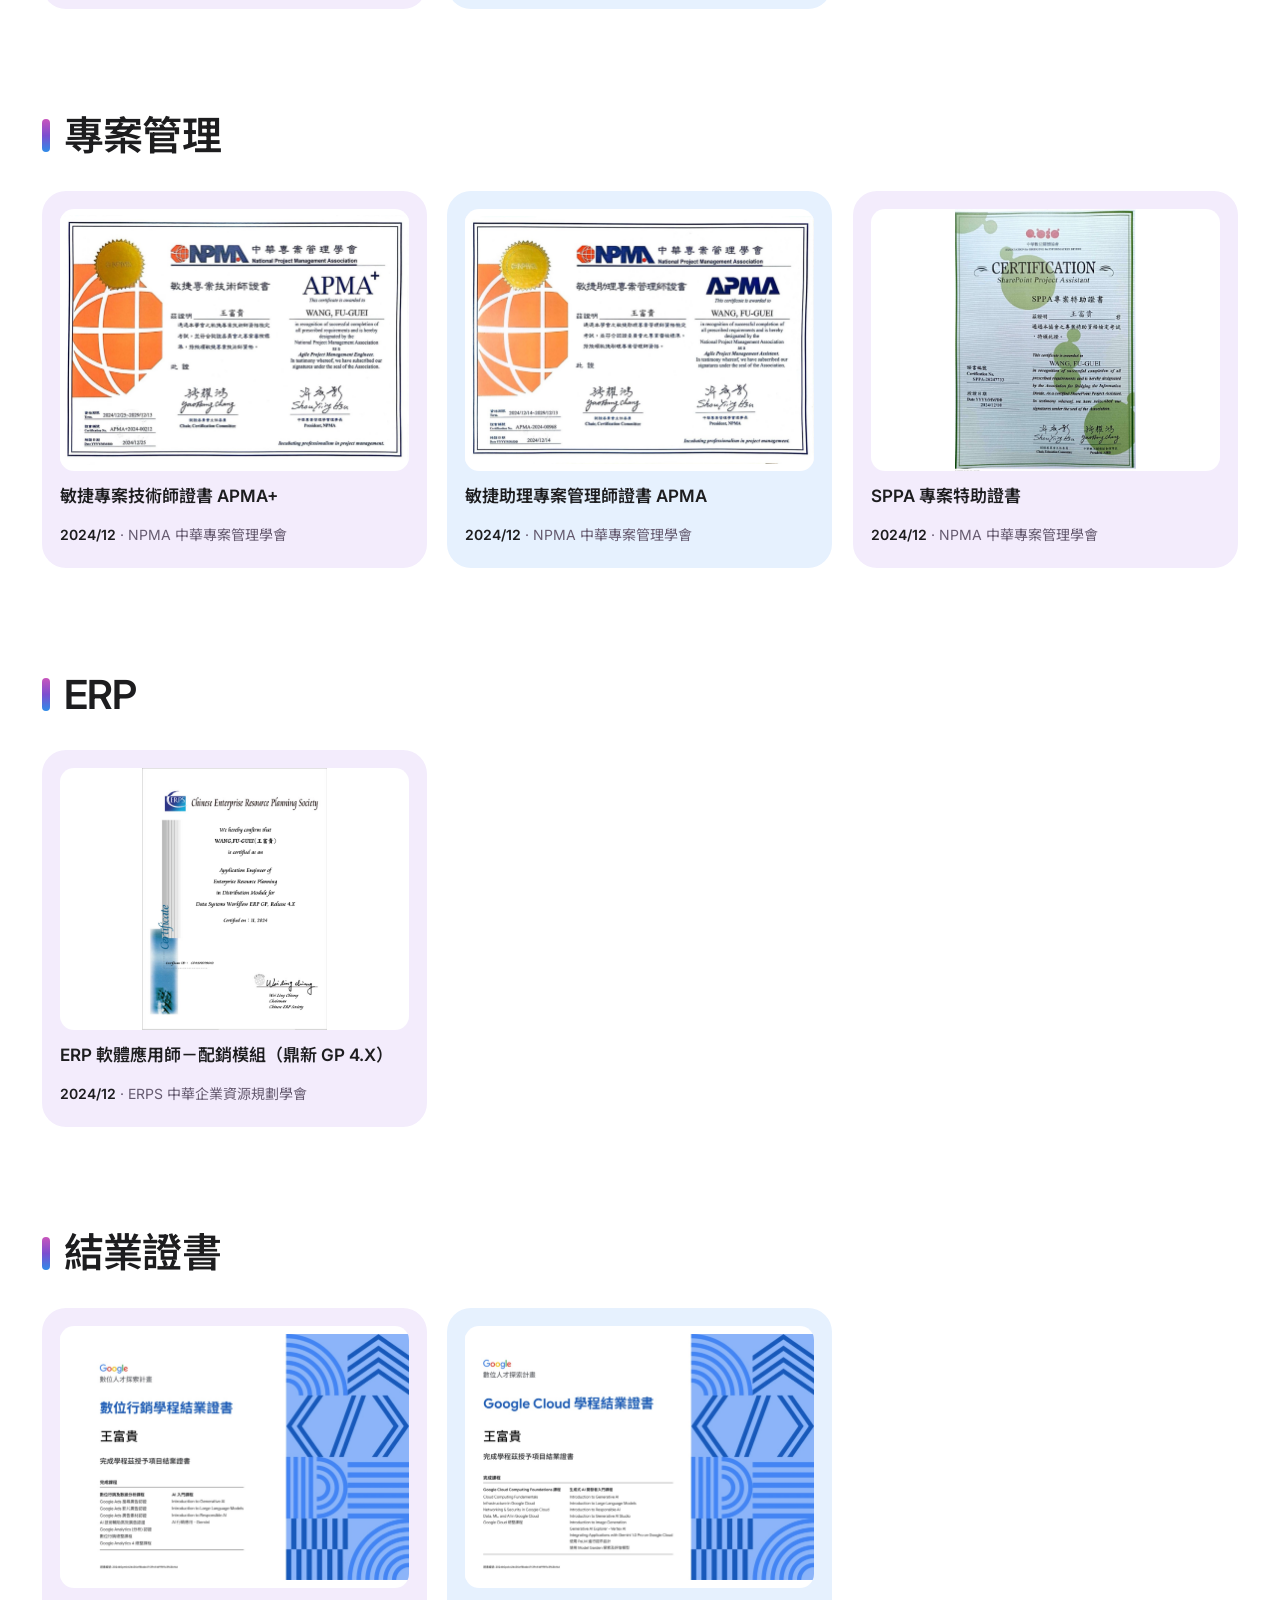
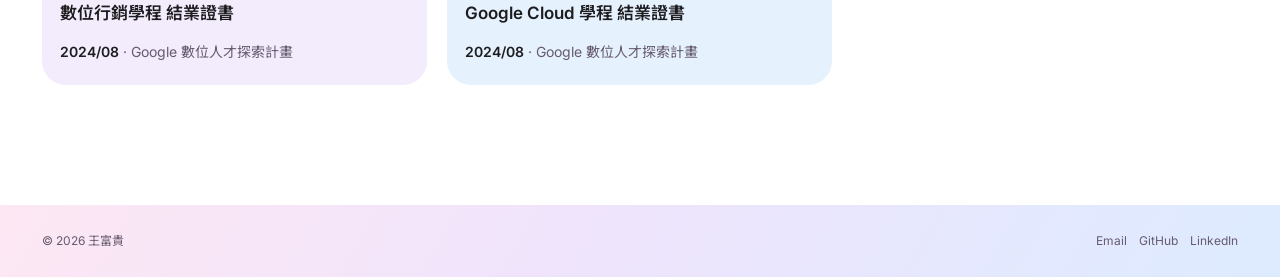
<file: certificates.html>
<!doctype html>
<html lang="zh-Hant" data-lang="zh">
<head>
<meta charset="utf-8">
<meta name="viewport" content="width=device-width, initial-scale=1">
<title data-zh="證照｜王富貴" data-en="Certificates | Fu-Guei Wang">證照｜王富貴</title>
<meta name="description" content="王富貴（Fu-Guei Wang）的個人網頁：人工智慧、雲端運算、專案管理。Personal site of Fu-Guei Wang: AI, cloud computing and project management.">
<link rel="icon" type="image/svg+xml" href="assets/icons/coin.svg">
<link rel="preconnect" href="https://fonts.googleapis.com">
<link rel="preconnect" href="https://fonts.gstatic.com" crossorigin>
<link href="https://fonts.googleapis.com/css2?family=Inter:wght@400;600;700&family=Noto+Sans+TC:wght@400;600;700&display=swap" rel="stylesheet">
<link rel="stylesheet" href="assets/site.css?v=67">
</head>
<body>
<header class="site-header">
  <div class="bar">
    <a class="brand" href="index.html"><img class="sym sym-brand" src="assets/icons/coin.svg" alt="" width="96" height="96"><span data-l="zh">王富貴</span><span data-l="en">Fu-Guei Wang</span></a>
    <nav class="nav" id="nav" aria-label="主選單 Main"><a href="index.html"><img class="sym sym-nav" src="assets/icons/coin.svg" alt="" width="96" height="96"><span data-l="zh">個人簡介</span><span data-l="en">About</span></a><a href="certificates.html" aria-current="page"><img class="sym sym-nav" src="assets/icons/badge.svg" alt="" width="96" height="96"><span data-l="zh">證照</span><span data-l="en">Certificates</span></a><a href="awards.html"><img class="sym sym-nav" src="assets/icons/trophy.svg" alt="" width="96" height="96"><span data-l="zh">競賽</span><span data-l="en">Awards</span></a><a href="projects.html"><img class="sym sym-nav" src="assets/icons/window.svg" alt="" width="96" height="96"><span data-l="zh">專案作品</span><span data-l="en">Projects</span></a><a href="research.html"><img class="sym sym-nav" src="assets/icons/book.svg" alt="" width="96" height="96"><span data-l="zh">研究經歷</span><span data-l="en">Research</span></a><a href="experience.html"><img class="sym sym-nav" src="assets/icons/plane.svg" alt="" width="96" height="96"><span data-l="zh">特殊經歷</span><span data-l="en">Experience</span></a></nav>
    <button class="btn-quiet" type="button" data-lang-toggle aria-label="切換語言 Switch language"><span data-l="zh">EN</span><span data-l="en">中文</span></button>
    <button class="btn-quiet menu-btn" type="button" aria-controls="nav" aria-expanded="false"><span data-l="zh">選單</span><span data-l="en">Menu</span></button>
  </div>
</header>
<main>
<div class="page-head"><div class="eyebrow"><img class="sym sym-head" src="assets/icons/badge.svg" alt="" width="96" height="96">Certificates</div><h1><span data-l="zh">證照</span><span data-l="en">Certificates</span></h1><p data-l="zh">九張專業證照加兩張 Google 結業證書，涵蓋雲端、人工智慧、專案管理與 ERP。點圖片可以放大。</p><p data-l="en">Nine professional certificates and two Google course certificates across cloud, AI, project management and ERP. Tap an image to enlarge.</p></div><section><h2><span data-l="zh">AWS 國際證照</span><span data-l="en">AWS Certifications</span></h2><div class="grid g3"><div class="card tile"><button class="shot" type="button" aria-label="AWS Certified Machine Learning Engineer – Associate"><img src="assets/certs/aws-mla.jpg" alt="AWS Certified Machine Learning Engineer – Associate" loading="lazy"></button><h3><span data-l="zh">AWS Certified Machine Learning Engineer – Associate</span><span data-l="en">AWS Certified Machine Learning Engineer – Associate</span></h3><p class="meta"><b>2025/02</b> · <span data-l="zh">Amazon Web Services</span><span data-l="en">Amazon Web Services</span> · <a href="https://www.credly.com/badges/8fe9064c-7ffd-4d3a-9b42-e62dcbeb870b/public_url" rel="noopener"><span data-l="zh">線上驗證</span><span data-l="en">Verify</span></a></p></div><div class="card tile"><button class="shot" type="button" aria-label="AWS Certified AI Practitioner"><img src="assets/certs/aws-aif.jpg" alt="AWS Certified AI Practitioner" loading="lazy"></button><h3><span data-l="zh">AWS Certified AI Practitioner</span><span data-l="en">AWS Certified AI Practitioner</span></h3><p class="meta"><b>2024/11</b> · <span data-l="zh">Amazon Web Services</span><span data-l="en">Amazon Web Services</span> · <a href="https://www.credly.com/badges/2f8e5fe6-b961-4ff9-bb2d-0b0f75c59699/public_url" rel="noopener"><span data-l="zh">線上驗證</span><span data-l="en">Verify</span></a></p></div><div class="card tile"><button class="shot" type="button" aria-label="AWS Certified Cloud Practitioner"><img src="assets/certs/aws-clf.jpg" alt="AWS Certified Cloud Practitioner" loading="lazy"></button><h3><span data-l="zh">AWS Certified Cloud Practitioner</span><span data-l="en">AWS Certified Cloud Practitioner</span></h3><p class="meta"><b>2023/11</b> · <span data-l="zh">Amazon Web Services</span><span data-l="en">Amazon Web Services</span> · <a href="https://www.credly.com/badges/0f4648eb-b0c1-41d0-99cc-88655cd6e3c7/public_url" rel="noopener"><span data-l="zh">線上驗證</span><span data-l="en">Verify</span></a></p></div></div></section><section><h2><span data-l="zh">經濟部 iPAS 產業人才能力鑑定</span><span data-l="en">iPAS — Ministry of Economic Affairs, Taiwan</span></h2><div class="grid g3"><div class="card tile"><button class="shot" type="button" aria-label="AI Application Planner (Machine Learning) – Specialist Level"><img src="assets/certs/ipas-mid.jpg" alt="AI Application Planner (Machine Learning) – Specialist Level" loading="lazy"></button><h3><span data-l="zh">AI 應用規劃師（機器學習）中級能力鑑定</span><span data-l="en">AI Application Planner (Machine Learning) – Specialist Level</span></h3><p class="meta"><b>2025/07</b> · <span data-l="zh">經濟部</span><span data-l="en">Ministry of Economic Affairs</span></p></div><div class="card tile"><button class="shot" type="button" aria-label="Machine Learning Engineer – Associate Level"><img src="assets/certs/ipas-junior.jpg" alt="Machine Learning Engineer – Associate Level" loading="lazy"></button><h3><span data-l="zh">機器學習工程師 初級能力鑑定</span><span data-l="en">Machine Learning Engineer – Associate Level</span></h3><p class="meta"><b>2023/12</b> · <span data-l="zh">經濟部</span><span data-l="en">Ministry of Economic Affairs</span></p></div></div></section><section><h2><span data-l="zh">專案管理</span><span data-l="en">Project Management</span></h2><div class="grid g3"><div class="card tile"><button class="shot" type="button" aria-label="Agile Project Management Engineer (APMA+)"><img src="assets/certs/apma-plus.jpg" alt="Agile Project Management Engineer (APMA+)" loading="lazy"></button><h3><span data-l="zh">敏捷專案技術師證書 APMA+</span><span data-l="en">Agile Project Management Engineer (APMA+)</span></h3><p class="meta"><b>2024/12</b> · <span data-l="zh">NPMA 中華專案管理學會</span><span data-l="en">National Project Management Association</span></p></div><div class="card tile"><button class="shot" type="button" aria-label="Agile Project Management Assistant (APMA)"><img src="assets/certs/apma.jpg" alt="Agile Project Management Assistant (APMA)" loading="lazy"></button><h3><span data-l="zh">敏捷助理專案管理師證書 APMA</span><span data-l="en">Agile Project Management Assistant (APMA)</span></h3><p class="meta"><b>2024/12</b> · <span data-l="zh">NPMA 中華專案管理學會</span><span data-l="en">National Project Management Association</span></p></div><div class="card tile"><button class="shot" type="button" aria-label="SharePoint Project Assistant (SPPA)"><img src="assets/certs/sppa.jpg" alt="SharePoint Project Assistant (SPPA)" loading="lazy"></button><h3><span data-l="zh">SPPA 專案特助證書</span><span data-l="en">SharePoint Project Assistant (SPPA)</span></h3><p class="meta"><b>2024/12</b> · <span data-l="zh">NPMA 中華專案管理學會</span><span data-l="en">National Project Management Association</span></p></div></div></section><section><h2><span data-l="zh">ERP</span><span data-l="en">ERP</span></h2><div class="grid g3"><div class="card tile"><button class="shot" type="button" aria-label="ERP Application Engineer – Distribution Module (Data Systems Workflow ERP GP 4.X)"><img src="assets/certs/erp.jpg" alt="ERP Application Engineer – Distribution Module (Data Systems Workflow ERP GP 4.X)" loading="lazy"></button><h3><span data-l="zh">ERP 軟體應用師－配銷模組（鼎新 GP 4.X）</span><span data-l="en">ERP Application Engineer – Distribution Module (Data Systems Workflow ERP GP 4.X)</span></h3><p class="meta"><b>2024/12</b> · <span data-l="zh">ERPS 中華企業資源規劃學會</span><span data-l="en">Chinese Enterprise Resource Planning Society</span></p></div></div></section><section><h2><span data-l="zh">結業證書</span><span data-l="en">Course Completion</span></h2><div class="grid g3"><div class="card tile"><button class="shot" type="button" aria-label="Digital Marketing Track — Certificate of Completion"><img src="assets/certs/google-marketing.jpg" alt="Digital Marketing Track — Certificate of Completion" loading="lazy"></button><h3><span data-l="zh">數位行銷學程 結業證書</span><span data-l="en">Digital Marketing Track — Certificate of Completion</span></h3><p class="meta"><b>2024/08</b> · <span data-l="zh">Google 數位人才探索計畫</span><span data-l="en">Google Digital Talent Discovery Program</span></p></div><div class="card tile"><button class="shot" type="button" aria-label="Google Cloud Track — Certificate of Completion"><img src="assets/certs/google-cloud.jpg" alt="Google Cloud Track — Certificate of Completion" loading="lazy"></button><h3><span data-l="zh">Google Cloud 學程 結業證書</span><span data-l="en">Google Cloud Track — Certificate of Completion</span></h3><p class="meta"><b>2024/08</b> · <span data-l="zh">Google 數位人才探索計畫</span><span data-l="en">Google Digital Talent Discovery Program</span></p></div></div></section>
</main>
<footer>
  <div class="bar">
    <span style="margin-right:auto">© 2026 <span data-l="zh">王富貴</span><span data-l="en">Fu-Guei Wang</span></span>
    <a href="mailto:kay0900222961@gmail.com">Email</a>
    <a href="https://github.com/wangfuguie" rel="noopener">GitHub</a>
    <a href="https://www.linkedin.com/in/fuguei-wang" rel="noopener">LinkedIn</a>
  </div>
</footer>
<dialog class="lb" id="lb"><img alt=""><form method="dialog"><button class="btn-quiet"><span data-l="zh">關閉</span><span data-l="en">Close</span></button></form></dialog>
<script src="assets/site.js?v=67"></script>
<script src="assets/fx.js?v=67" defer></script>
</body>
</html>
</file>
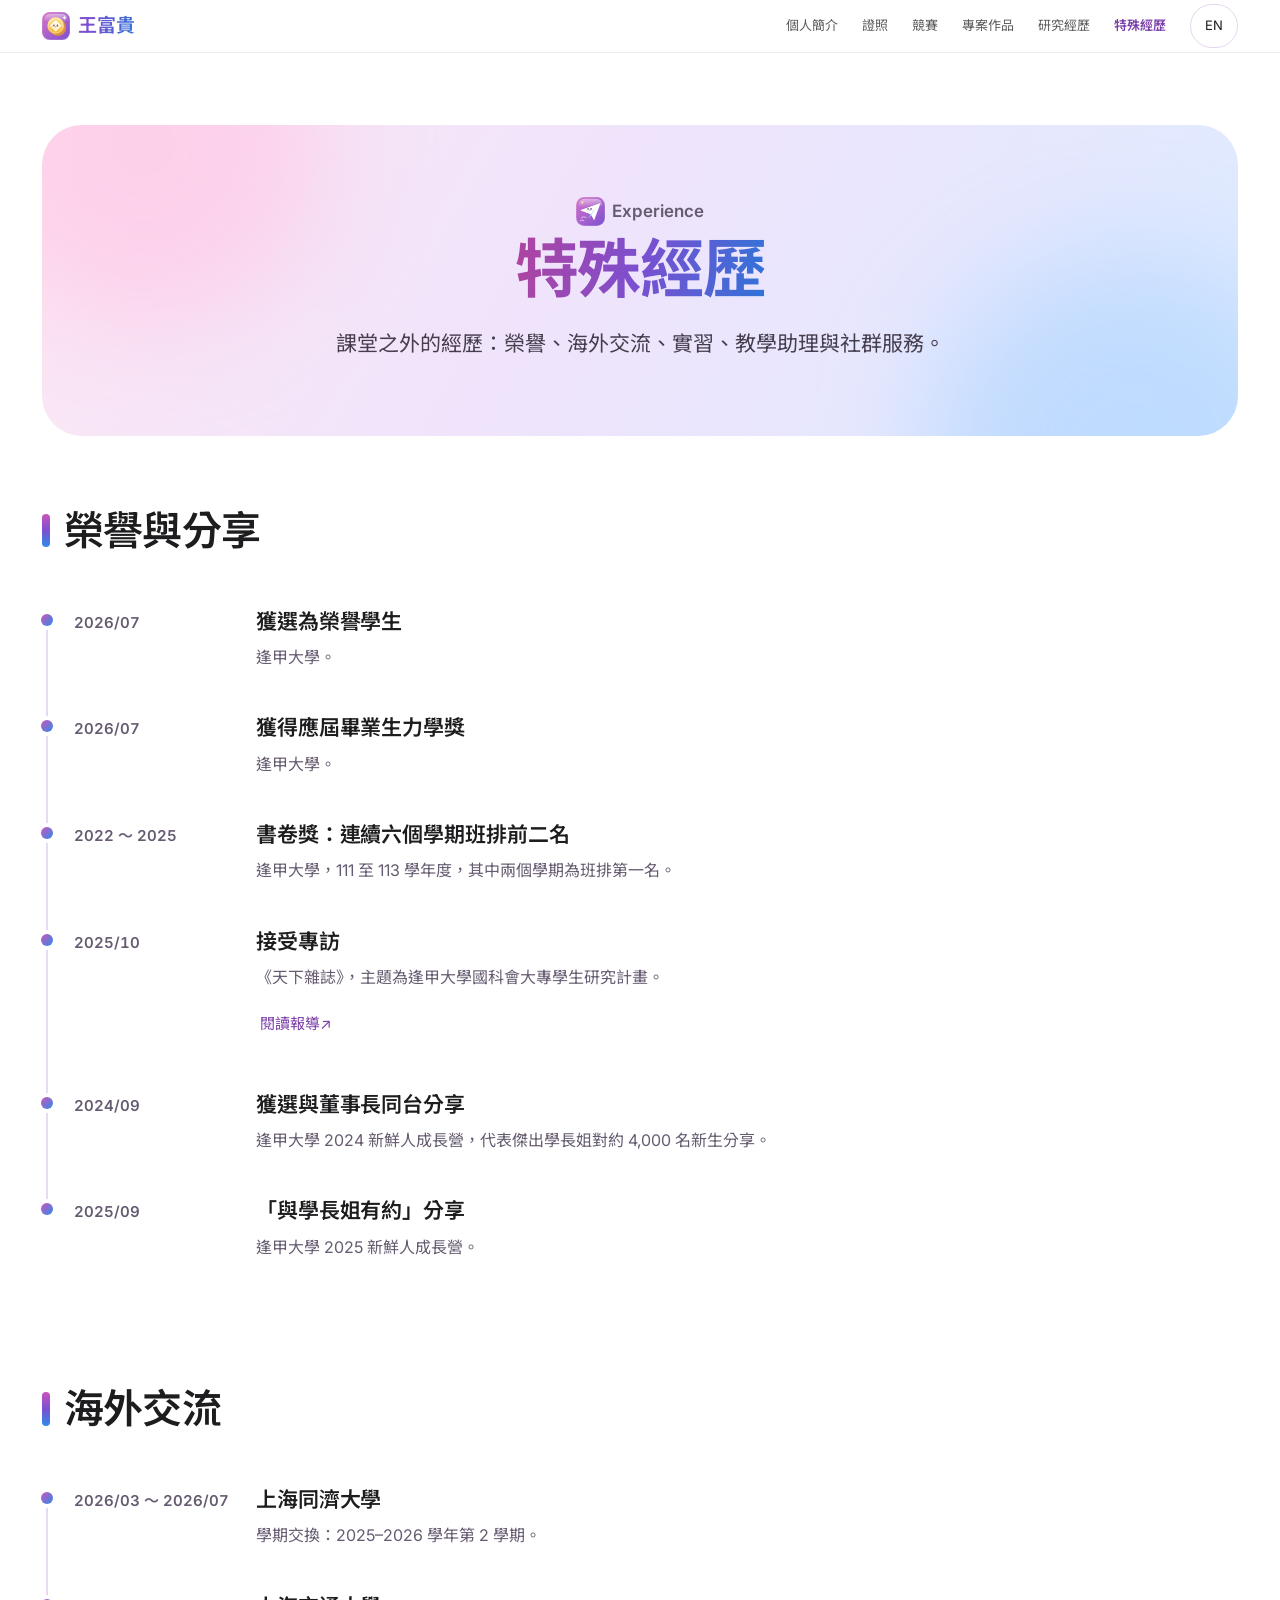
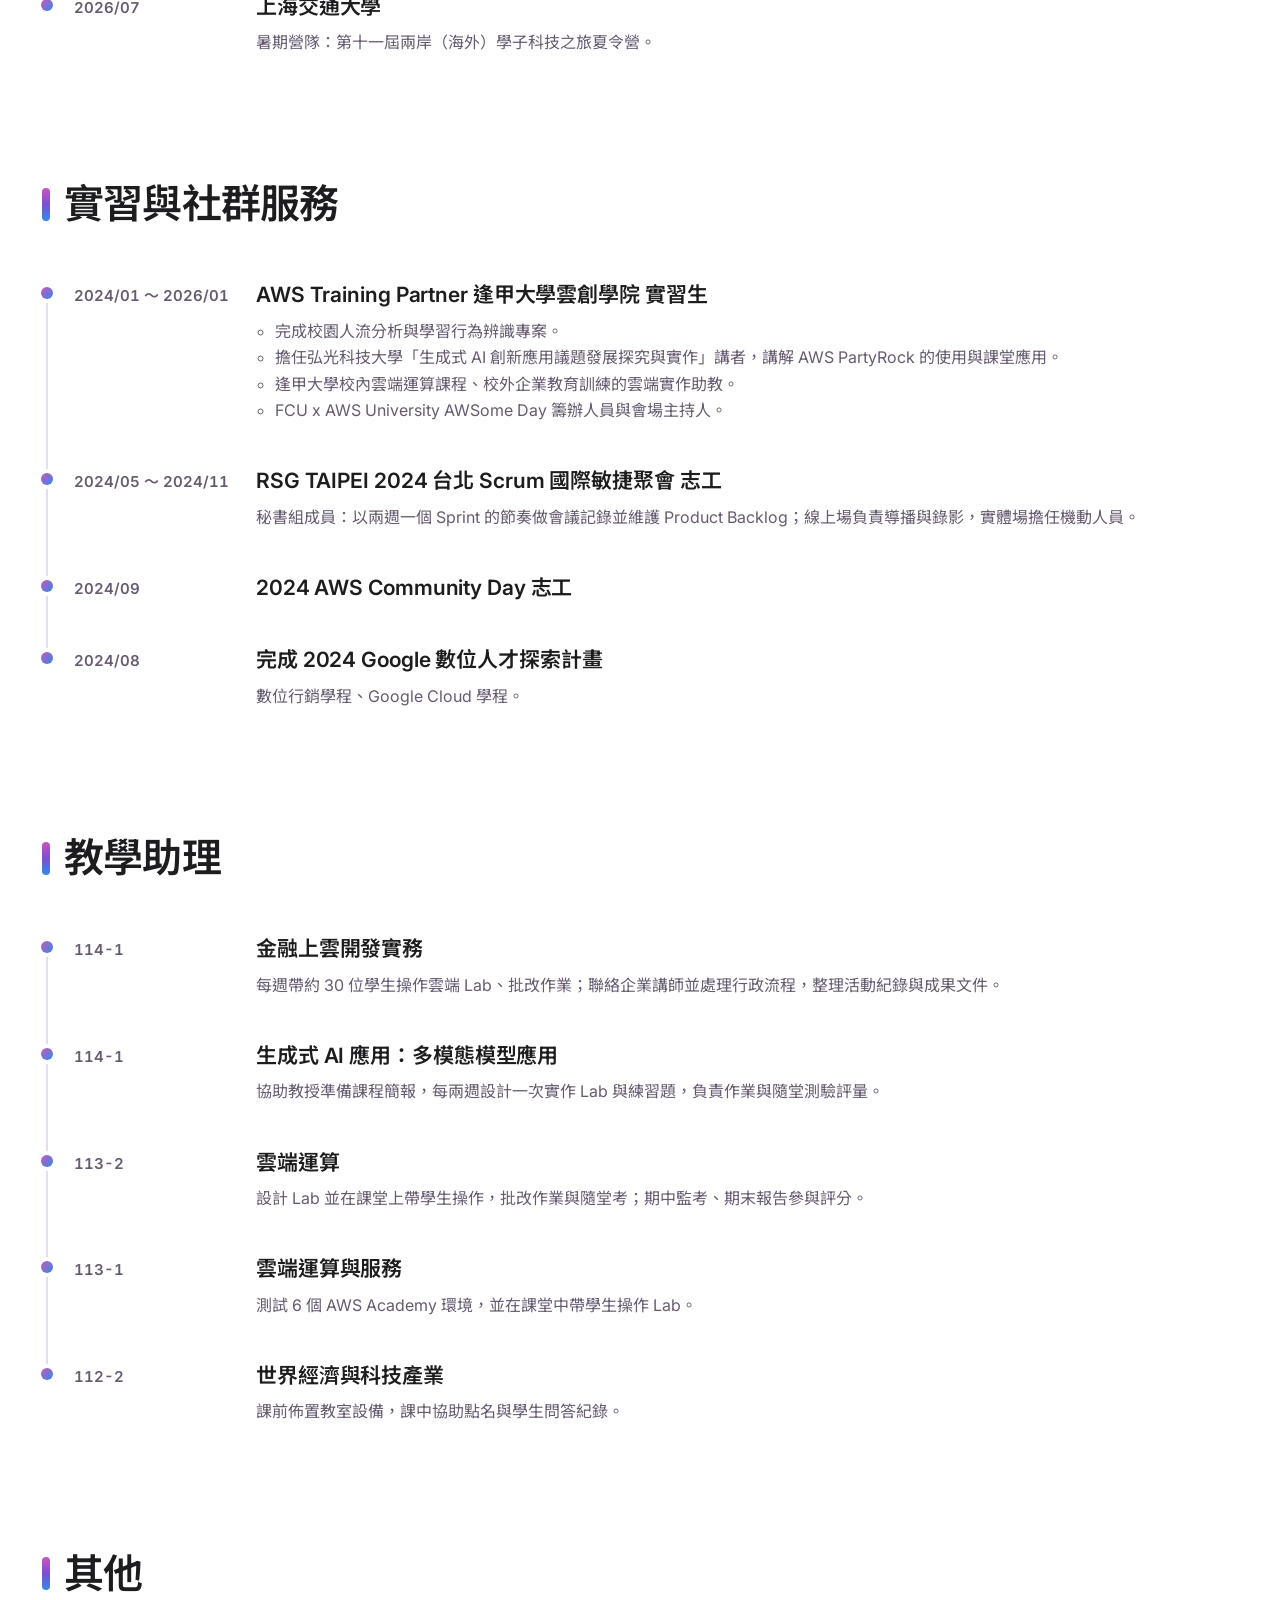
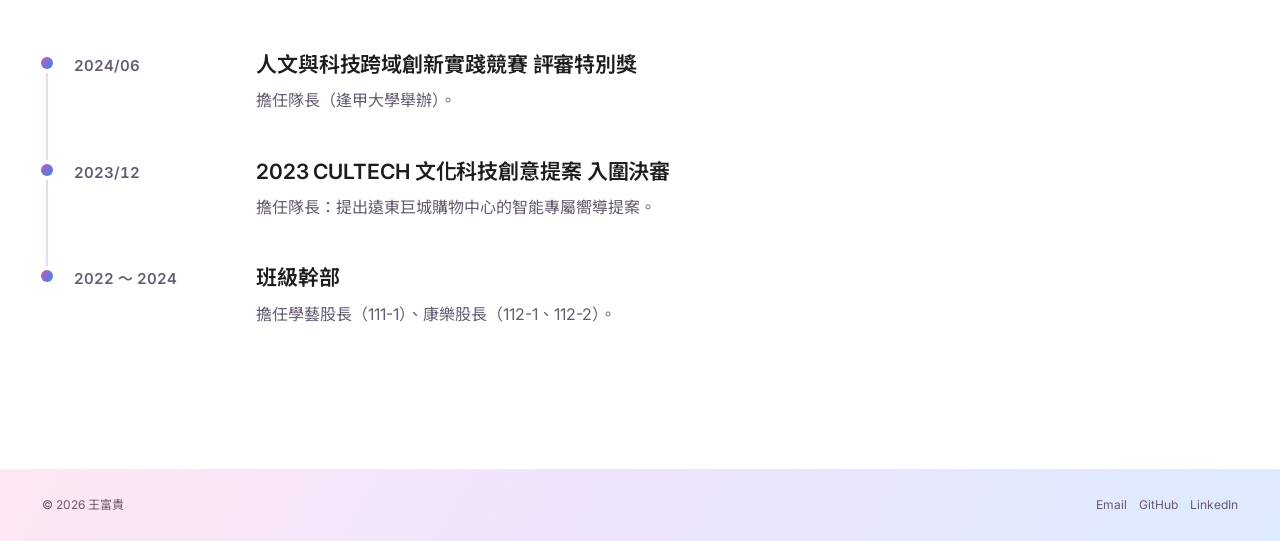
<file: experience.html>
<!doctype html>
<html lang="zh-Hant" data-lang="zh">
<head>
<meta charset="utf-8">
<meta name="viewport" content="width=device-width, initial-scale=1">
<title data-zh="特殊經歷｜王富貴" data-en="Experience | Fu-Guei Wang">特殊經歷｜王富貴</title>
<meta name="description" content="王富貴（Fu-Guei Wang）的個人網頁：人工智慧、雲端運算、專案管理。Personal site of Fu-Guei Wang: AI, cloud computing and project management.">
<link rel="icon" type="image/svg+xml" href="assets/icons/coin.svg">
<link rel="preconnect" href="https://fonts.googleapis.com">
<link rel="preconnect" href="https://fonts.gstatic.com" crossorigin>
<link href="https://fonts.googleapis.com/css2?family=Inter:wght@400;600;700&family=Noto+Sans+TC:wght@400;600;700&display=swap" rel="stylesheet">
<link rel="stylesheet" href="assets/site.css?v=67">
</head>
<body>
<header class="site-header">
  <div class="bar">
    <a class="brand" href="index.html"><img class="sym sym-brand" src="assets/icons/coin.svg" alt="" width="96" height="96"><span data-l="zh">王富貴</span><span data-l="en">Fu-Guei Wang</span></a>
    <nav class="nav" id="nav" aria-label="主選單 Main"><a href="index.html"><img class="sym sym-nav" src="assets/icons/coin.svg" alt="" width="96" height="96"><span data-l="zh">個人簡介</span><span data-l="en">About</span></a><a href="certificates.html"><img class="sym sym-nav" src="assets/icons/badge.svg" alt="" width="96" height="96"><span data-l="zh">證照</span><span data-l="en">Certificates</span></a><a href="awards.html"><img class="sym sym-nav" src="assets/icons/trophy.svg" alt="" width="96" height="96"><span data-l="zh">競賽</span><span data-l="en">Awards</span></a><a href="projects.html"><img class="sym sym-nav" src="assets/icons/window.svg" alt="" width="96" height="96"><span data-l="zh">專案作品</span><span data-l="en">Projects</span></a><a href="research.html"><img class="sym sym-nav" src="assets/icons/book.svg" alt="" width="96" height="96"><span data-l="zh">研究經歷</span><span data-l="en">Research</span></a><a href="experience.html" aria-current="page"><img class="sym sym-nav" src="assets/icons/plane.svg" alt="" width="96" height="96"><span data-l="zh">特殊經歷</span><span data-l="en">Experience</span></a></nav>
    <button class="btn-quiet" type="button" data-lang-toggle aria-label="切換語言 Switch language"><span data-l="zh">EN</span><span data-l="en">中文</span></button>
    <button class="btn-quiet menu-btn" type="button" aria-controls="nav" aria-expanded="false"><span data-l="zh">選單</span><span data-l="en">Menu</span></button>
  </div>
</header>
<main>
<div class="page-head"><div class="eyebrow"><img class="sym sym-head" src="assets/icons/plane.svg" alt="" width="96" height="96">Experience</div><h1><span data-l="zh">特殊經歷</span><span data-l="en">Experience</span></h1><p data-l="zh">課堂之外的經歷：榮譽、海外交流、實習、教學助理與社群服務。</p><p data-l="en">Beyond coursework: honors, international exchange, internship, teaching and community service.</p></div><section style="margin-top:0"><h2><span data-l="zh">榮譽與分享</span><span data-l="en">Honors & Talks</span></h2><ol class="tl"><li><div class="when">2026/07</div><div class="what"><h3><span data-l="zh">獲選為榮譽學生</span><span data-l="en">Named Honor Student</span></h3><p data-l="zh">逢甲大學。</p><p data-l="en">Feng Chia University.</p></div></li><li><div class="when">2026/07</div><div class="what"><h3><span data-l="zh">獲得應屆畢業生力學獎</span><span data-l="en">Graduating Class Academic Award</span></h3><p data-l="zh">逢甲大學。</p><p data-l="en">Feng Chia University.</p></div></li><li><div class="when">2022 ～ 2025</div><div class="what"><h3><span data-l="zh">書卷獎：連續六個學期班排前二名</span><span data-l="en">Dean’s List: top two in class for six consecutive semesters</span></h3><p data-l="zh">逢甲大學，111 至 113 學年度，其中兩個學期為班排第一名。</p><p data-l="en">Feng Chia University, academic years 2022–2024, including two semesters ranked first.</p></div></li><li><div class="when">2025/10</div><div class="what"><h3><span data-l="zh">接受專訪</span><span data-l="en">Magazine interview</span></h3><p data-l="zh">《天下雜誌》，主題為逢甲大學國科會大專學生研究計畫。</p><p data-l="en">CommonWealth Magazine, on Feng Chia University’s NSTC College Student Research Projects.</p><a class="badge" href="https://www.cw.com.tw/article/5137423" rel="noopener"><span data-l="zh">閱讀報導</span><span data-l="en">Read the article</span> ↗</a></div></li><li><div class="when">2024/09</div><div class="what"><h3><span data-l="zh">獲選與董事長同台分享</span><span data-l="en">Selected to speak alongside the Chairman</span></h3><p data-l="zh">逢甲大學 2024 新鮮人成長營，代表傑出學長姐對約 4,000 名新生分享。</p><p data-l="en">Feng Chia University 2024 Freshman Camp, representing outstanding seniors before about 4,000 new students.</p></div></li><li><div class="when">2025/09</div><div class="what"><h3><span data-l="zh">「與學長姐有約」分享</span><span data-l="en">Speaker, “Meet the Seniors”</span></h3><p data-l="zh">逢甲大學 2025 新鮮人成長營。</p><p data-l="en">Feng Chia University 2025 Freshman Camp.</p></div></li></ol></section><section><h2><span data-l="zh">海外交流</span><span data-l="en">International Exchange</span></h2><ol class="tl"><li><div class="when">2026/03 ～ 2026/07</div><div class="what"><h3><span data-l="zh">上海同濟大學</span><span data-l="en">Tongji University, Shanghai</span></h3><p data-l="zh">學期交換：2025–2026 學年第 2 學期。</p><p data-l="en">Semester exchange: second semester, 2025–2026.</p></div></li><li><div class="when">2026/07</div><div class="what"><h3><span data-l="zh">上海交通大學</span><span data-l="en">Shanghai Jiao Tong University</span></h3><p data-l="zh">暑期營隊：第十一屆兩岸（海外）學子科技之旅夏令營。</p><p data-l="en">Summer camp: 11th Cross-Strait (Overseas) Students’ Science & Technology Summer Camp.</p></div></li></ol></section><section><h2><span data-l="zh">實習與社群服務</span><span data-l="en">Internship & Community</span></h2><ol class="tl"><li><div class="when">2024/01 ～ 2026/01</div><div class="what"><h3><span data-l="zh">AWS Training Partner 逢甲大學雲創學院 實習生</span><span data-l="en">Intern, Cloud Innovation School of Feng Chia University (AWS Training Partner)</span></h3><ul><li><span data-l="zh">完成校園人流分析與學習行為辨識專案。</span><span data-l="en">Delivered campus foot-traffic analytics and learning-behavior recognition projects.</span></li><li><span data-l="zh">擔任弘光科技大學「生成式 AI 創新應用議題發展探究與實作」講者，講解 AWS PartyRock 的使用與課堂應用。</span><span data-l="en">Speaker at Hungkuang University’s generative AI workshop, teaching AWS PartyRock and its classroom use.</span></li><li><span data-l="zh">逢甲大學校內雲端運算課程、校外企業教育訓練的雲端實作助教。</span><span data-l="en">Teaching assistant for cloud labs in university courses and corporate training.</span></li><li><span data-l="zh">FCU x AWS University AWSome Day 籌辦人員與會場主持人。</span><span data-l="en">Organizer and on-stage host of FCU x AWS University AWSome Day.</span></li></ul></div></li><li><div class="when">2024/05 ～ 2024/11</div><div class="what"><h3><span data-l="zh">RSG TAIPEI 2024 台北 Scrum 國際敏捷聚會 志工</span><span data-l="en">Volunteer, Regional Scrum Gathering Taipei 2024</span></h3><p data-l="zh">秘書組成員：以兩週一個 Sprint 的節奏做會議記錄並維護 Product Backlog；線上場負責導播與錄影，實體場擔任機動人員。</p><p data-l="en">Secretariat team: took minutes and maintained the product backlog in two-week sprints; ran streaming and recording for the online sessions and supported the on-site event.</p></div></li><li><div class="when">2024/09</div><div class="what"><h3><span data-l="zh">2024 AWS Community Day 志工</span><span data-l="en">Volunteer, AWS Community Day 2024</span></h3></div></li><li><div class="when">2024/08</div><div class="what"><h3><span data-l="zh">完成 2024 Google 數位人才探索計畫</span><span data-l="en">Completed the 2024 Google Digital Talent Discovery Program</span></h3><p data-l="zh">數位行銷學程、Google Cloud 學程。</p><p data-l="en">Digital Marketing and Google Cloud tracks.</p></div></li></ol></section><section><h2><span data-l="zh">教學助理</span><span data-l="en">Teaching Assistant</span></h2><ol class="tl"><li><div class="when">114-1</div><div class="what"><h3><span data-l="zh">金融上雲開發實務</span><span data-l="en">Cloud Development Practice for Finance</span></h3><p data-l="zh">每週帶約 30 位學生操作雲端 Lab、批改作業；聯絡企業講師並處理行政流程，整理活動紀錄與成果文件。</p><p data-l="en">Led weekly cloud labs for about 30 students and graded assignments; coordinated industry guest speakers and documented course activities.</p></div></li><li><div class="when">114-1</div><div class="what"><h3><span data-l="zh">生成式 AI 應用：多模態模型應用</span><span data-l="en">Generative AI Applications: Multimodal Models</span></h3><p data-l="zh">協助教授準備課程簡報，每兩週設計一次實作 Lab 與練習題，負責作業與隨堂測驗評量。</p><p data-l="en">Helped prepare lecture slides, designed a hands-on lab and exercises every two weeks, and graded assignments and quizzes.</p></div></li><li><div class="when">113-2</div><div class="what"><h3><span data-l="zh">雲端運算</span><span data-l="en">Cloud Computing</span></h3><p data-l="zh">設計 Lab 並在課堂上帶學生操作，批改作業與隨堂考；期中監考、期末報告參與評分。</p><p data-l="en">Designed and led labs, graded assignments and quizzes, proctored the midterm and helped assess final presentations.</p></div></li><li><div class="when">113-1</div><div class="what"><h3><span data-l="zh">雲端運算與服務</span><span data-l="en">Cloud Computing and Services</span></h3><p data-l="zh">測試 6 個 AWS Academy 環境，並在課堂中帶學生操作 Lab。</p><p data-l="en">Tested six AWS Academy environments and led in-class labs.</p></div></li><li><div class="when">112-2</div><div class="what"><h3><span data-l="zh">世界經濟與科技產業</span><span data-l="en">World Economy and the Technology Industry</span></h3><p data-l="zh">課前佈置教室設備，課中協助點名與學生問答紀錄。</p><p data-l="en">Set up the classroom, took attendance and recorded Q&A.</p></div></li></ol></section><section><h2><span data-l="zh">其他</span><span data-l="en">Other</span></h2><ol class="tl"><li><div class="when">2024/06</div><div class="what"><h3><span data-l="zh">人文與科技跨域創新實踐競賽 評審特別獎</span><span data-l="en">Jury’s Special Award, Humanities × Technology Innovation Competition</span></h3><p data-l="zh">擔任隊長（逢甲大學舉辦）。</p><p data-l="en">Team captain (held by Feng Chia University).</p></div></li><li><div class="when">2023/12</div><div class="what"><h3><span data-l="zh">2023 CULTECH 文化科技創意提案 入圍決審</span><span data-l="en">Finalist, 2023 CULTECH Cultural Technology Proposal Competition</span></h3><p data-l="zh">擔任隊長：提出遠東巨城購物中心的智能專屬嚮導提案。</p><p data-l="en">Team captain: proposed an AI personal guide for Big City shopping mall.</p></div></li><li><div class="when">2022 ～ 2024</div><div class="what"><h3><span data-l="zh">班級幹部</span><span data-l="en">Class Officer</span></h3><p data-l="zh">擔任學藝股長（111-1）、康樂股長（112-1、112-2）。</p><p data-l="en">Academic affairs officer (Fall 2022) and recreation officer (2023–2024).</p></div></li></ol></section>
</main>
<footer>
  <div class="bar">
    <span style="margin-right:auto">© 2026 <span data-l="zh">王富貴</span><span data-l="en">Fu-Guei Wang</span></span>
    <a href="mailto:kay0900222961@gmail.com">Email</a>
    <a href="https://github.com/wangfuguie" rel="noopener">GitHub</a>
    <a href="https://www.linkedin.com/in/fuguei-wang" rel="noopener">LinkedIn</a>
  </div>
</footer>
<dialog class="lb" id="lb"><img alt=""><form method="dialog"><button class="btn-quiet"><span data-l="zh">關閉</span><span data-l="en">Close</span></button></form></dialog>
<script src="assets/site.js?v=67"></script>
<script src="assets/fx.js?v=67" defer></script>
</body>
</html>
</file>
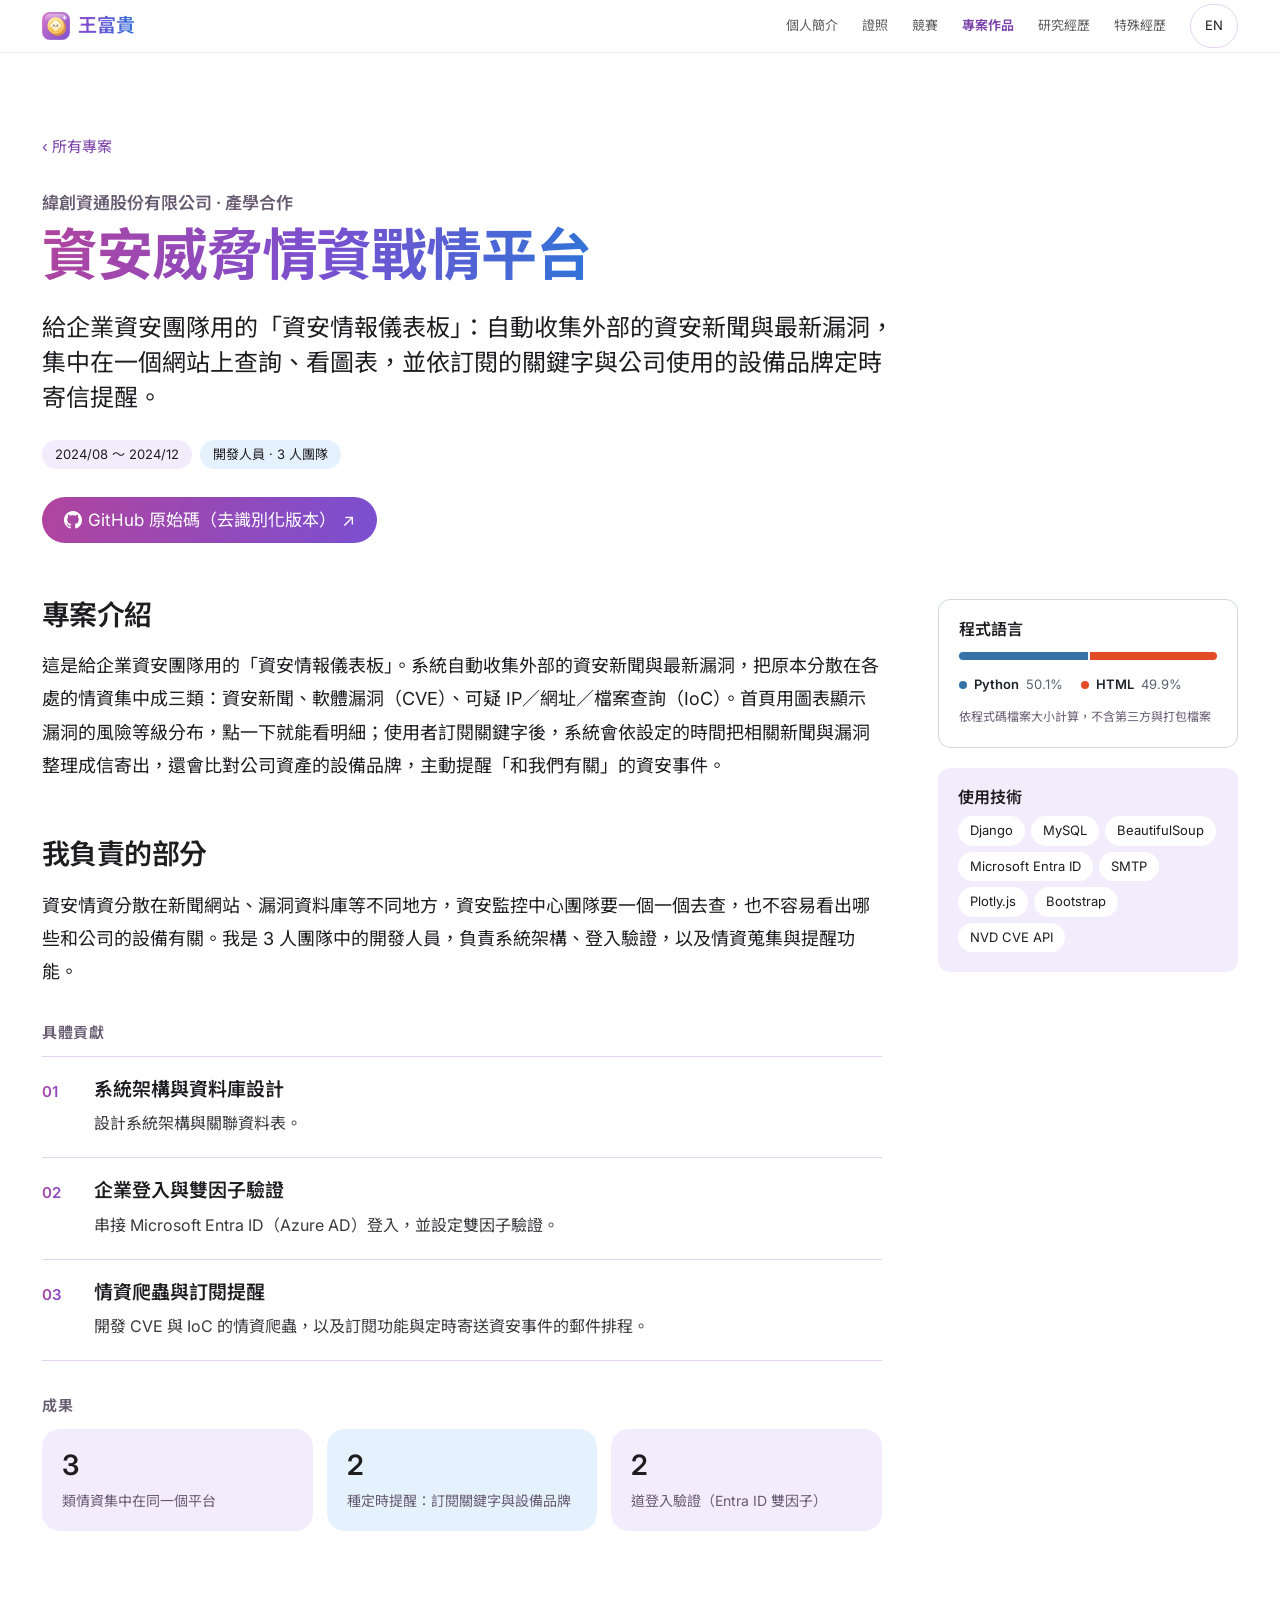
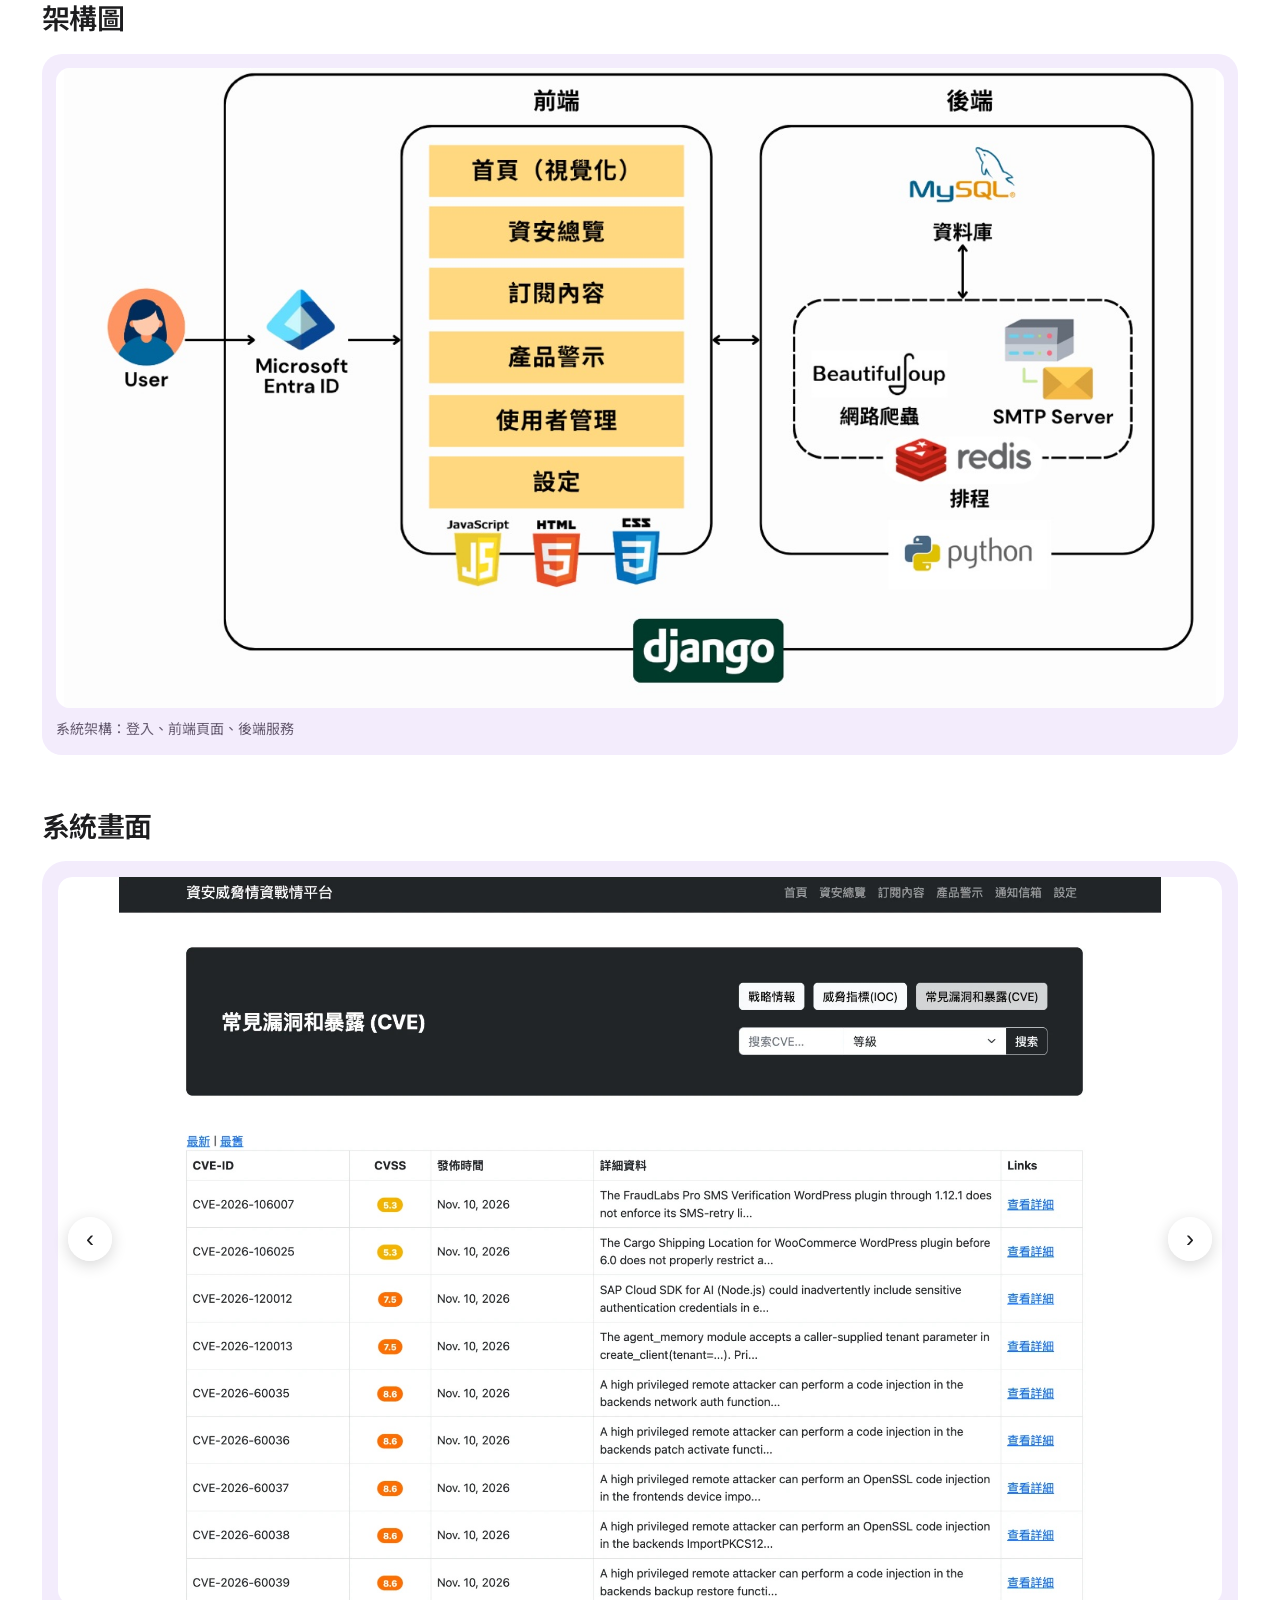
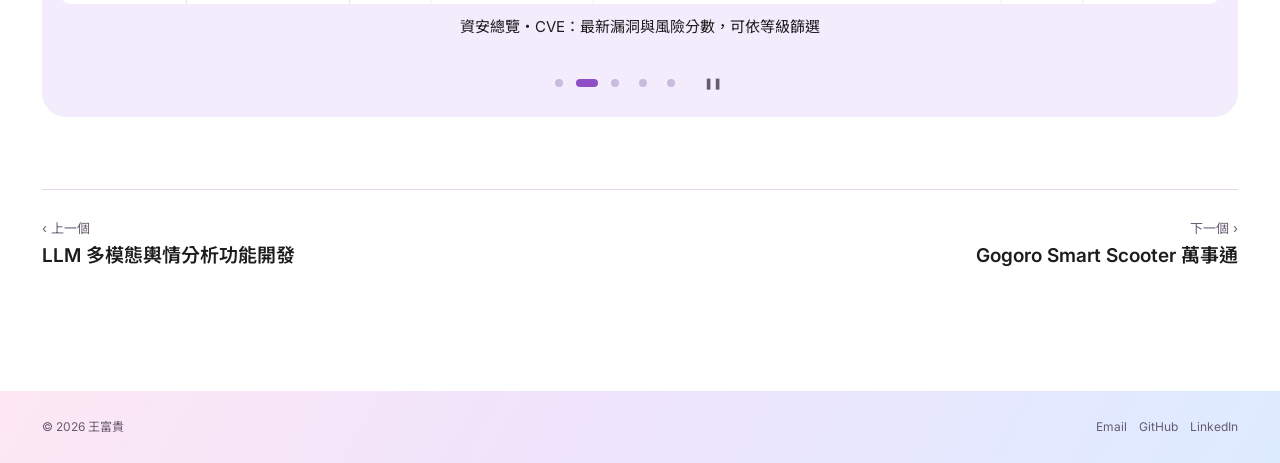
<file: project-cti.html>
<!doctype html>
<html lang="zh-Hant" data-lang="zh">
<head>
<meta charset="utf-8">
<meta name="viewport" content="width=device-width, initial-scale=1">
<title data-zh="資安威脅情資戰情平台｜王富貴" data-en="Cyber Threat Intelligence Platform | Fu-Guei Wang">資安威脅情資戰情平台｜王富貴</title>
<meta name="description" content="王富貴（Fu-Guei Wang）的個人網頁：人工智慧、雲端運算、專案管理。Personal site of Fu-Guei Wang: AI, cloud computing and project management.">
<link rel="icon" type="image/svg+xml" href="assets/icons/coin.svg">
<link rel="preconnect" href="https://fonts.googleapis.com">
<link rel="preconnect" href="https://fonts.gstatic.com" crossorigin>
<link href="https://fonts.googleapis.com/css2?family=Inter:wght@400;600;700&family=Noto+Sans+TC:wght@400;600;700&display=swap" rel="stylesheet">
<link rel="stylesheet" href="assets/site.css?v=67">
</head>
<body>
<header class="site-header">
  <div class="bar">
    <a class="brand" href="index.html"><img class="sym sym-brand" src="assets/icons/coin.svg" alt="" width="96" height="96"><span data-l="zh">王富貴</span><span data-l="en">Fu-Guei Wang</span></a>
    <nav class="nav" id="nav" aria-label="主選單 Main"><a href="index.html"><img class="sym sym-nav" src="assets/icons/coin.svg" alt="" width="96" height="96"><span data-l="zh">個人簡介</span><span data-l="en">About</span></a><a href="certificates.html"><img class="sym sym-nav" src="assets/icons/badge.svg" alt="" width="96" height="96"><span data-l="zh">證照</span><span data-l="en">Certificates</span></a><a href="awards.html"><img class="sym sym-nav" src="assets/icons/trophy.svg" alt="" width="96" height="96"><span data-l="zh">競賽</span><span data-l="en">Awards</span></a><a href="projects.html" aria-current="page"><img class="sym sym-nav" src="assets/icons/window.svg" alt="" width="96" height="96"><span data-l="zh">專案作品</span><span data-l="en">Projects</span></a><a href="research.html"><img class="sym sym-nav" src="assets/icons/book.svg" alt="" width="96" height="96"><span data-l="zh">研究經歷</span><span data-l="en">Research</span></a><a href="experience.html"><img class="sym sym-nav" src="assets/icons/plane.svg" alt="" width="96" height="96"><span data-l="zh">特殊經歷</span><span data-l="en">Experience</span></a></nav>
    <button class="btn-quiet" type="button" data-lang-toggle aria-label="切換語言 Switch language"><span data-l="zh">EN</span><span data-l="en">中文</span></button>
    <button class="btn-quiet menu-btn" type="button" aria-controls="nav" aria-expanded="false"><span data-l="zh">選單</span><span data-l="en">Menu</span></button>
  </div>
</header>
<main>
<a class="back" href="projects.html"><span data-l="zh">所有專案</span><span data-l="en">All projects</span></a>
<div class="pd-head">
  <div class="co"><span data-l="zh">緯創資通股份有限公司 · 產學合作</span><span data-l="en">Wistron Corporation · Industry collaboration</span></div>
  <h1><span data-l="zh">資安威脅情資戰情平台</span><span data-l="en">Cyber Threat Intelligence Platform</span></h1>
  <p class="one" data-l="zh">給企業資安團隊用的「資安情報儀表板」：自動收集外部的資安新聞與最新漏洞，集中在一個網站上查詢、看圖表，並依訂閱的關鍵字與公司使用的設備品牌定時寄信提醒。</p><p class="one" data-l="en">A security-intelligence dashboard for an enterprise security team: it collects public security news and new vulnerabilities automatically, makes them searchable and visual in one place, and emails scheduled alerts based on subscribed keywords and the equipment brands the company uses.</p>
  <div class="meta-row"><span><span data-l="zh">2024/08 ～ 2024/12</span><span data-l="en">Aug – Dec 2024</span></span><span><span data-l="zh">開發人員 · 3 人團隊</span><span data-l="en">Developer · team of 3</span></span></div>
  <div class="links"><a class="btn btn-primary" href="https://github.com/wangfuguie/cyber-threat-intelligence-platform" rel="noopener"><svg class="gh-ico" viewBox="0 0 16 16" width="18" height="18" aria-hidden="true" focusable="false"><path fill="currentColor" d="M8 0C3.58 0 0 3.58 0 8c0 3.54 2.29 6.53 5.47 7.59.4.07.55-.17.55-.38 0-.19-.01-.82-.01-1.49-2.01.37-2.53-.49-2.69-.94-.09-.23-.48-.94-.82-1.13-.28-.15-.68-.52-.01-.53.63-.01 1.08.58 1.23.82.72 1.21 1.87.87 2.33.66.07-.52.28-.87.51-1.07-1.78-.2-3.64-.89-3.64-3.95 0-.87.31-1.59.82-2.15-.08-.2-.36-1.02.08-2.12 0 0 .67-.21 2.2.82.64-.18 1.32-.27 2-.27s1.36.09 2 .27c1.53-1.04 2.2-.82 2.2-.82.44 1.1.16 1.92.08 2.12.51.56.82 1.27.82 2.15 0 3.07-1.87 3.75-3.65 3.95.29.25.54.73.54 1.48 0 1.07-.01 1.93-.01 2.2 0 .21.15.46.55.38A8.01 8.01 0 0 0 16 8c0-4.42-3.58-8-8-8z"/></svg><span data-l="zh">GitHub 原始碼（去識別化版本）</span><span data-l="en">Source on GitHub (de-identified edition)</span> ↗</a></div>
</div>
<div class="pd-layout">
  <div class="pd-main">
    <section class="pd-sec"><h2><span data-l="zh">專案介紹</span><span data-l="en">Overview</span></h2><p class="pd-intro" data-l="zh">這是給企業資安團隊用的「資安情報儀表板」。系統自動收集外部的資安新聞與最新漏洞，把原本分散在各處的情資集中成三類：資安新聞、軟體漏洞（CVE）、可疑 IP／網址／檔案查詢（IoC）。首頁用圖表顯示漏洞的風險等級分布，點一下就能看明細；使用者訂閱關鍵字後，系統會依設定的時間把相關新聞與漏洞整理成信寄出，還會比對公司資產的設備品牌，主動提醒「和我們有關」的資安事件。</p><p class="pd-intro" data-l="en">A security-intelligence dashboard for an enterprise security team. It automatically collects public security news and new vulnerabilities, bringing scattered intelligence together in three types: security news, software vulnerabilities (CVE) and lookups for suspicious IPs, URLs and files (IoC). The home page charts vulnerabilities by risk level with one click through to details; after subscribing to keywords, users get scheduled email digests, and incidents are matched against the company’s equipment brands to flag what is actually relevant.</p></section>
    <section class="pd-sec"><h2><span data-l="zh">我負責的部分</span><span data-l="en">My role</span></h2><p class="pd-intro" data-l="zh">資安情資分散在新聞網站、漏洞資料庫等不同地方，資安監控中心團隊要一個一個去查，也不容易看出哪些和公司的設備有關。我是 3 人團隊中的開發人員，負責系統架構、登入驗證，以及情資蒐集與提醒功能。</p><p class="pd-intro" data-l="en">Security intelligence was scattered across news sites and vulnerability databases; the Security Operations Center team had to check each one and could not easily tell what affected the company’s equipment. As a developer on a three-person team, I owned the architecture, sign-in, and the intelligence collection and alerting features.</p><h3 class="sub"><span data-l="zh">具體貢獻</span><span data-l="en">What I did</span></h3><ol class="contrib"><li><h3><span data-l="zh">系統架構與資料庫設計</span><span data-l="en">Architecture and database design</span></h3><p data-l="zh">設計系統架構與關聯資料表。</p><p data-l="en">Designed the system architecture and relational schema.</p></li><li><h3><span data-l="zh">企業登入與雙因子驗證</span><span data-l="en">Enterprise sign-in with two-factor authentication</span></h3><p data-l="zh">串接 Microsoft Entra ID（Azure AD）登入，並設定雙因子驗證。</p><p data-l="en">Integrated Microsoft Entra ID (Azure AD) sign-in and configured two-factor authentication.</p></li><li><h3><span data-l="zh">情資爬蟲與訂閱提醒</span><span data-l="en">Crawlers and subscription alerts</span></h3><p data-l="zh">開發 CVE 與 IoC 的情資爬蟲，以及訂閱功能與定時寄送資安事件的郵件排程。</p><p data-l="en">Built the CVE and IoC crawlers, the subscription feature and scheduled email delivery of incidents.</p></li></ol><h3 class="sub"><span data-l="zh">成果</span><span data-l="en">Outcome</span></h3><div class="kpis"><div><b>3</b><span><span data-l="zh">類情資集中在同一個平台</span><span data-l="en">intelligence types in one platform</span></span></div><div><b>2</b><span><span data-l="zh">種定時提醒：訂閱關鍵字與設備品牌</span><span data-l="en">kinds of scheduled alerts: keywords and equipment brands</span></span></div><div><b>2</b><span><span data-l="zh">道登入驗證（Entra ID 雙因子）</span><span data-l="en">sign-in factors (Entra ID two-factor)</span></span></div></div></section>
  </div>
  <aside class="pd-side">
    <div class="gh-box"><h2><span data-l="zh">程式語言</span><span data-l="en">Languages</span></h2><div class="gh-bar" aria-hidden="true"><span style="width:50.1%;background:#3572A5"></span><span style="width:49.9%;background:#E34C26"></span></div><ul class="gh-list"><li><i style="background:#3572A5"></i><b>Python</b><span>50.1%</span></li><li><i style="background:#E34C26"></i><b>HTML</b><span>49.9%</span></li></ul><p class="gh-note"><span data-l="zh">依程式碼檔案大小計算，不含第三方與打包檔案</span><span data-l="en">By source file size, excluding third-party and bundled files</span></p></div>
    <div class="card tech-card"><h2><span data-l="zh">使用技術</span><span data-l="en">Tech stack</span></h2><ul class="tags"><li>Django</li><li>MySQL</li><li>BeautifulSoup</li><li>Microsoft Entra ID</li><li>SMTP</li><li>Plotly.js</li><li>Bootstrap</li><li>NVD CVE API</li></ul></div>
  </aside>
</div>
<section class="pd-sec"><h2><span data-l="zh">架構圖</span><span data-l="en">Architecture diagrams</span></h2><div class="gallery single"><figure><button class="shot" type="button" aria-label="System architecture: sign-in, front-end pages and back-end services"><img src="assets/projects/cti-arch.jpg" alt="System architecture: sign-in, front-end pages and back-end services" loading="lazy"></button><figcaption><span data-l="zh">系統架構：登入、前端頁面、後端服務</span><span data-l="en">System architecture: sign-in, front-end pages and back-end services</span></figcaption></figure></div></section><section class="pd-sec"><h2><span data-l="zh">系統畫面</span><span data-l="en">Screens</span></h2><div class="carousel" data-carousel>
  <div class="car-view"><ul class="car-track"><li class="car-slide" aria-label="1 / 5"><figure><button class="shot" type="button" aria-label="Security overview · strategic intelligence: security news from every source, searchable in one place"><img src="assets/projects/cti-s1.jpg" alt="Security overview · strategic intelligence: security news from every source, searchable in one place" loading="lazy"></button><figcaption><span data-l="zh">資安總覽・戰略情報：集中查詢各來源的資安新聞</span><span data-l="en">Security overview · strategic intelligence: security news from every source, searchable in one place</span></figcaption></figure></li><li class="car-slide" aria-label="2 / 5"><figure><button class="shot" type="button" aria-label="Security overview · CVE: new vulnerabilities with risk scores, filterable by severity"><img src="assets/projects/cti-s2.jpg" alt="Security overview · CVE: new vulnerabilities with risk scores, filterable by severity" loading="lazy"></button><figcaption><span data-l="zh">資安總覽・CVE：最新漏洞與風險分數，可依等級篩選</span><span data-l="en">Security overview · CVE: new vulnerabilities with risk scores, filterable by severity</span></figcaption></figure></li><li class="car-slide" aria-label="3 / 5"><figure><button class="shot" type="button" aria-label="Subscriptions: add keywords and email the matching items"><img src="assets/projects/cti-s3.jpg" alt="Subscriptions: add keywords and email the matching items" loading="lazy"></button><figcaption><span data-l="zh">訂閱內容：新增關鍵字，並把訂閱內容寄到 Email</span><span data-l="en">Subscriptions: add keywords and email the matching items</span></figcaption></figure></li><li class="car-slide" aria-label="4 / 5"><figure><button class="shot" type="button" aria-label="Product alerts: upload the equipment list to see news and vulnerabilities by brand"><img src="assets/projects/cti-s4.jpg" alt="Product alerts: upload the equipment list to see news and vulnerabilities by brand" loading="lazy"></button><figcaption><span data-l="zh">產品警示：上傳公司設備清單，依品牌列出相關新聞與漏洞</span><span data-l="en">Product alerts: upload the equipment list to see news and vulnerabilities by brand</span></figcaption></figure></li><li class="car-slide" aria-label="5 / 5"><figure><button class="shot" type="button" aria-label="Notification inboxes and settings: recipients, schedule and send time"><img src="assets/projects/cti-s5.jpg" alt="Notification inboxes and settings: recipients, schedule and send time" loading="lazy"></button><figcaption><span data-l="zh">通知信箱與設定：管理收件信箱、寄送週期與時間</span><span data-l="en">Notification inboxes and settings: recipients, schedule and send time</span></figcaption></figure></li></ul>
  <button type="button" class="car-btn prev" aria-label="上一張 Previous">‹</button>
  <button type="button" class="car-btn next" aria-label="下一張 Next">›</button></div>
  <div class="car-foot"><div class="car-dots"><button type="button" class="car-dot" aria-label="第 1 張 Slide 1"></button><button type="button" class="car-dot" aria-label="第 2 張 Slide 2"></button><button type="button" class="car-dot" aria-label="第 3 張 Slide 3"></button><button type="button" class="car-dot" aria-label="第 4 張 Slide 4"></button><button type="button" class="car-dot" aria-label="第 5 張 Slide 5"></button></div><button type="button" class="car-play" aria-label="暫停或播放 Pause or play"><span class="i-pause">❚❚</span><span class="i-play">▶</span></button></div>
</div></section>
<nav class="pager" aria-label="其他專案 More projects"><a href="project-whisper.html"><small>‹ <span data-l="zh">上一個</span><span data-l="en">Previous</span></small><span data-l="zh">LLM 多模態輿情分析功能開發</span><span data-l="en">LLM-Powered Broadcast News Monitoring</span></a><a href="project-gss.html"><small><span data-l="zh">下一個</span><span data-l="en">Next</span> ›</small><span data-l="zh">Gogoro Smart Scooter 萬事通</span><span data-l="en">Gogoro Smart Scooter Assistant</span></a></nav>
</main>
<footer>
  <div class="bar">
    <span style="margin-right:auto">© 2026 <span data-l="zh">王富貴</span><span data-l="en">Fu-Guei Wang</span></span>
    <a href="mailto:kay0900222961@gmail.com">Email</a>
    <a href="https://github.com/wangfuguie" rel="noopener">GitHub</a>
    <a href="https://www.linkedin.com/in/fuguei-wang" rel="noopener">LinkedIn</a>
  </div>
</footer>
<dialog class="lb" id="lb"><img alt=""><form method="dialog"><button class="btn-quiet"><span data-l="zh">關閉</span><span data-l="en">Close</span></button></form></dialog>
<script src="assets/site.js?v=67"></script>
<script src="assets/fx.js?v=67" defer></script>
</body>
</html>
</file>
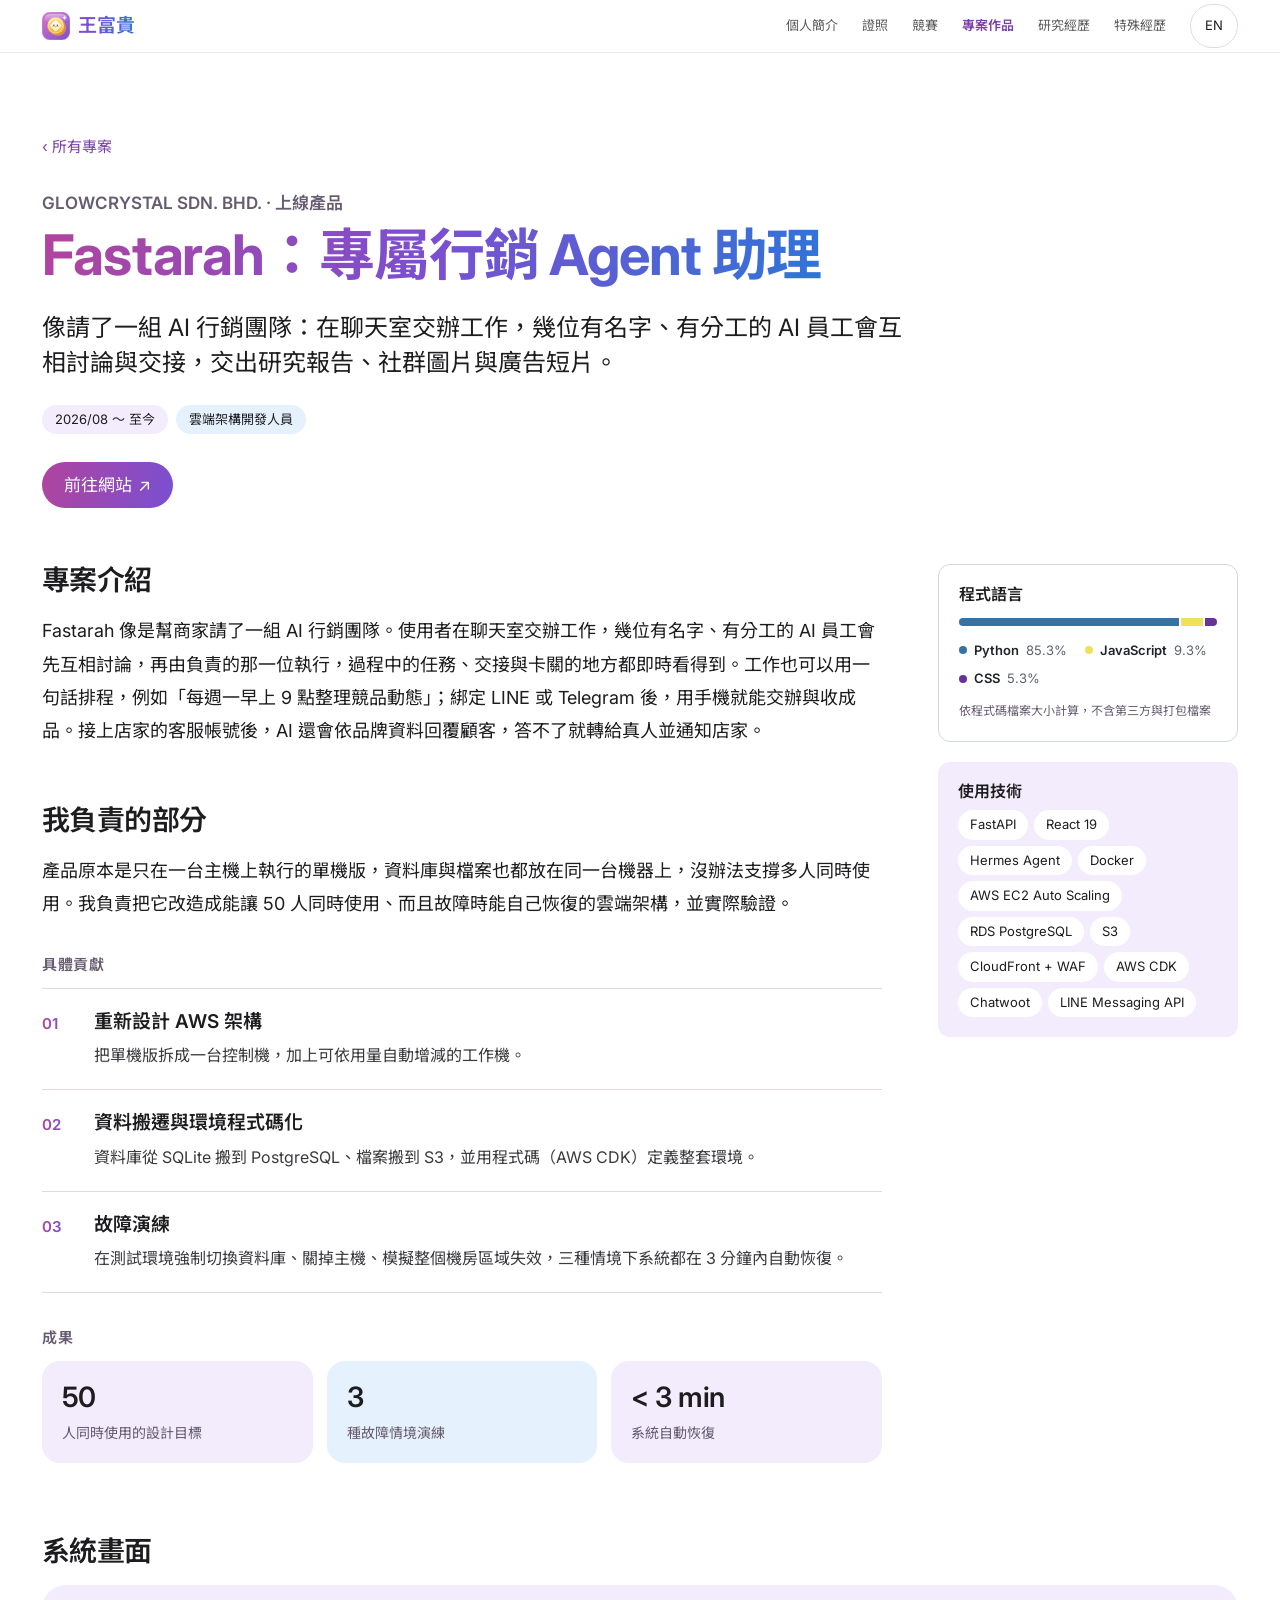
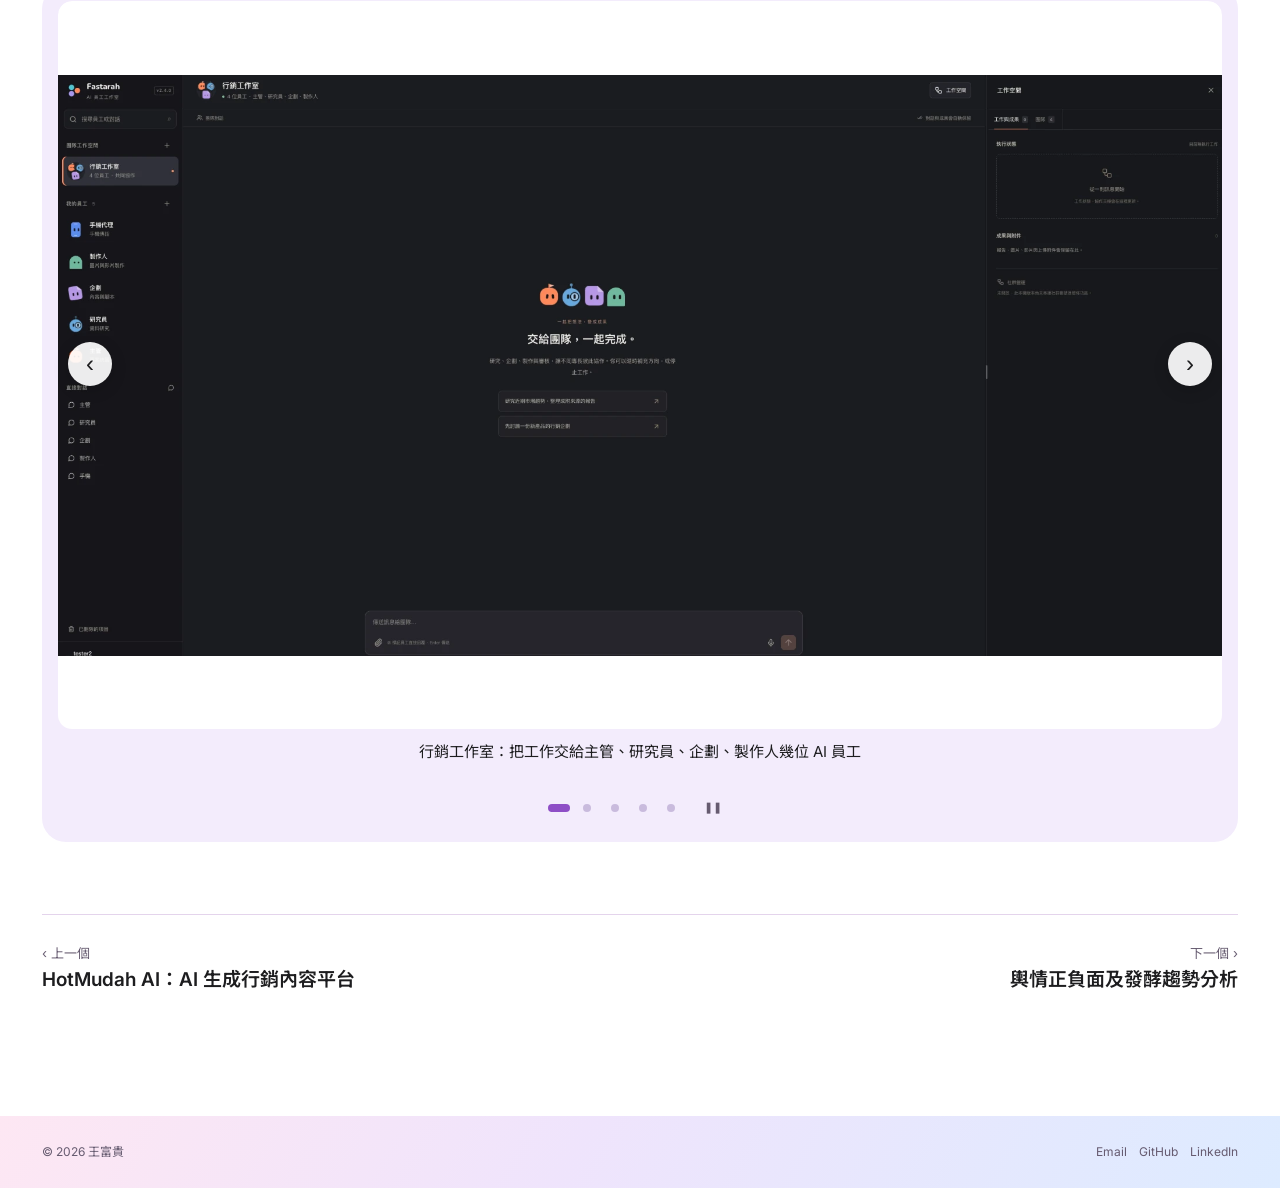
<file: project-fastarah.html>
<!doctype html>
<html lang="zh-Hant" data-lang="zh">
<head>
<meta charset="utf-8">
<meta name="viewport" content="width=device-width, initial-scale=1">
<title data-zh="Fastarah：專屬行銷 Agent 助理｜王富貴" data-en="Fastarah: Marketing Agent Assistants | Fu-Guei Wang">Fastarah：專屬行銷 Agent 助理｜王富貴</title>
<meta name="description" content="王富貴（Fu-Guei Wang）的個人網頁：人工智慧、雲端運算、專案管理。Personal site of Fu-Guei Wang: AI, cloud computing and project management.">
<link rel="icon" type="image/svg+xml" href="assets/icons/coin.svg">
<link rel="preconnect" href="https://fonts.googleapis.com">
<link rel="preconnect" href="https://fonts.gstatic.com" crossorigin>
<link href="https://fonts.googleapis.com/css2?family=Inter:wght@400;600;700&family=Noto+Sans+TC:wght@400;600;700&display=swap" rel="stylesheet">
<link rel="stylesheet" href="assets/site.css?v=67">
</head>
<body>
<header class="site-header">
  <div class="bar">
    <a class="brand" href="index.html"><img class="sym sym-brand" src="assets/icons/coin.svg" alt="" width="96" height="96"><span data-l="zh">王富貴</span><span data-l="en">Fu-Guei Wang</span></a>
    <nav class="nav" id="nav" aria-label="主選單 Main"><a href="index.html"><img class="sym sym-nav" src="assets/icons/coin.svg" alt="" width="96" height="96"><span data-l="zh">個人簡介</span><span data-l="en">About</span></a><a href="certificates.html"><img class="sym sym-nav" src="assets/icons/badge.svg" alt="" width="96" height="96"><span data-l="zh">證照</span><span data-l="en">Certificates</span></a><a href="awards.html"><img class="sym sym-nav" src="assets/icons/trophy.svg" alt="" width="96" height="96"><span data-l="zh">競賽</span><span data-l="en">Awards</span></a><a href="projects.html" aria-current="page"><img class="sym sym-nav" src="assets/icons/window.svg" alt="" width="96" height="96"><span data-l="zh">專案作品</span><span data-l="en">Projects</span></a><a href="research.html"><img class="sym sym-nav" src="assets/icons/book.svg" alt="" width="96" height="96"><span data-l="zh">研究經歷</span><span data-l="en">Research</span></a><a href="experience.html"><img class="sym sym-nav" src="assets/icons/plane.svg" alt="" width="96" height="96"><span data-l="zh">特殊經歷</span><span data-l="en">Experience</span></a></nav>
    <button class="btn-quiet" type="button" data-lang-toggle aria-label="切換語言 Switch language"><span data-l="zh">EN</span><span data-l="en">中文</span></button>
    <button class="btn-quiet menu-btn" type="button" aria-controls="nav" aria-expanded="false"><span data-l="zh">選單</span><span data-l="en">Menu</span></button>
  </div>
</header>
<main>
<a class="back" href="projects.html"><span data-l="zh">所有專案</span><span data-l="en">All projects</span></a>
<div class="pd-head">
  <div class="co"><span data-l="zh">GLOWCRYSTAL SDN. BHD. · 上線產品</span><span data-l="en">GLOWCRYSTAL SDN. BHD. · Live product</span></div>
  <h1><span data-l="zh">Fastarah：專屬行銷 Agent 助理</span><span data-l="en">Fastarah: Marketing Agent Assistants</span></h1>
  <p class="one" data-l="zh">像請了一組 AI 行銷團隊：在聊天室交辦工作，幾位有名字、有分工的 AI 員工會互相討論與交接，交出研究報告、社群圖片與廣告短片。</p><p class="one" data-l="en">Like hiring an AI marketing team: assign work in a chat room, and named AI employees discuss, hand off to each other and deliver research reports, social images and ad videos.</p>
  <div class="meta-row"><span><span data-l="zh">2026/08 ～ 至今</span><span data-l="en">Aug 2026 – present</span></span><span><span data-l="zh">雲端架構開發人員</span><span data-l="en">Cloud architecture developer</span></span></div>
  <div class="links"><a class="btn btn-primary" href="https://fastarah.com/" rel="noopener"><span data-l="zh">前往網站</span><span data-l="en">Visit site</span> ↗</a></div>
</div>
<div class="pd-layout">
  <div class="pd-main">
    <section class="pd-sec"><h2><span data-l="zh">專案介紹</span><span data-l="en">Overview</span></h2><p class="pd-intro" data-l="zh">Fastarah 像是幫商家請了一組 AI 行銷團隊。使用者在聊天室交辦工作，幾位有名字、有分工的 AI 員工會先互相討論，再由負責的那一位執行，過程中的任務、交接與卡關的地方都即時看得到。工作也可以用一句話排程，例如「每週一早上 9 點整理競品動態」；綁定 LINE 或 Telegram 後，用手機就能交辦與收成品。接上店家的客服帳號後，AI 還會依品牌資料回覆顧客，答不了就轉給真人並通知店家。</p><p class="pd-intro" data-l="en">Fastarah is like hiring an AI marketing team. Users assign work in a chat room; named AI employees with distinct roles discuss it first, then the owner executes, with every task, hand-off and blocker visible in real time. Work can be scheduled in one sentence, such as “summarize competitor news every Monday at 9am”, and once LINE or Telegram is linked, tasks can be assigned and results received from a phone. Connected to a shop’s messaging accounts, the AI also answers customers from brand data and escalates to a human when it cannot.</p></section>
    <section class="pd-sec"><h2><span data-l="zh">我負責的部分</span><span data-l="en">My role</span></h2><p class="pd-intro" data-l="zh">產品原本是只在一台主機上執行的單機版，資料庫與檔案也都放在同一台機器上，沒辦法支撐多人同時使用。我負責把它改造成能讓 50 人同時使用、而且故障時能自己恢復的雲端架構，並實際驗證。</p><p class="pd-intro" data-l="en">The product ran as a single-machine app with its database and files on the same host, and could not support many users at once. I was responsible for turning it into a cloud architecture that supports 50 concurrent users and recovers on its own from failures, and for validating it.</p><h3 class="sub"><span data-l="zh">具體貢獻</span><span data-l="en">What I did</span></h3><ol class="contrib"><li><h3><span data-l="zh">重新設計 AWS 架構</span><span data-l="en">Redesigning the AWS architecture</span></h3><p data-l="zh">把單機版拆成一台控制機，加上可依用量自動增減的工作機。</p><p data-l="en">Split the app into a control node plus workers that scale automatically with demand.</p></li><li><h3><span data-l="zh">資料搬遷與環境程式碼化</span><span data-l="en">Data migration and infrastructure as code</span></h3><p data-l="zh">資料庫從 SQLite 搬到 PostgreSQL、檔案搬到 S3，並用程式碼（AWS CDK）定義整套環境。</p><p data-l="en">Migrated the database from SQLite to PostgreSQL and files to S3, and defined the whole environment as code with AWS CDK.</p></li><li><h3><span data-l="zh">故障演練</span><span data-l="en">Failure drills</span></h3><p data-l="zh">在測試環境強制切換資料庫、關掉主機、模擬整個機房區域失效，三種情境下系統都在 3 分鐘內自動恢復。</p><p data-l="en">In staging, forced a database failover, terminated hosts and simulated a zone outage; the system recovered on its own in under 3 minutes each time.</p></li></ol><h3 class="sub"><span data-l="zh">成果</span><span data-l="en">Outcome</span></h3><div class="kpis"><div><b>50</b><span><span data-l="zh">人同時使用的設計目標</span><span data-l="en">concurrent users, design target</span></span></div><div><b>3</b><span><span data-l="zh">種故障情境演練</span><span data-l="en">failure scenarios drilled</span></span></div><div><b>< 3 min</b><span><span data-l="zh">系統自動恢復</span><span data-l="en">automatic recovery</span></span></div></div></section>
  </div>
  <aside class="pd-side">
    <div class="gh-box"><h2><span data-l="zh">程式語言</span><span data-l="en">Languages</span></h2><div class="gh-bar" aria-hidden="true"><span style="width:85.3%;background:#3572A5"></span><span style="width:9.3%;background:#F1E05A"></span><span style="width:5.3%;background:#663399"></span></div><ul class="gh-list"><li><i style="background:#3572A5"></i><b>Python</b><span>85.3%</span></li><li><i style="background:#F1E05A"></i><b>JavaScript</b><span>9.3%</span></li><li><i style="background:#663399"></i><b>CSS</b><span>5.3%</span></li></ul><p class="gh-note"><span data-l="zh">依程式碼檔案大小計算，不含第三方與打包檔案</span><span data-l="en">By source file size, excluding third-party and bundled files</span></p></div>
    <div class="card tech-card"><h2><span data-l="zh">使用技術</span><span data-l="en">Tech stack</span></h2><ul class="tags"><li>FastAPI</li><li>React 19</li><li>Hermes Agent</li><li>Docker</li><li>AWS EC2 Auto Scaling</li><li>RDS PostgreSQL</li><li>S3</li><li>CloudFront + WAF</li><li>AWS CDK</li><li>Chatwoot</li><li>LINE Messaging API</li></ul></div>
  </aside>
</div>
<section class="pd-sec"><h2><span data-l="zh">系統畫面</span><span data-l="en">Screens</span></h2><div class="carousel" data-carousel>
  <div class="car-view"><ul class="car-track"><li class="car-slide" aria-label="1 / 5"><figure><button class="shot" type="button" aria-label="Marketing studio: hand work to AI employees such as the manager, researcher, planner and producer"><img src="assets/projects/fastarah-s1.webp" alt="Marketing studio: hand work to AI employees such as the manager, researcher, planner and producer" loading="lazy"></button><figcaption><span data-l="zh">行銷工作室：把工作交給主管、研究員、企劃、製作人幾位 AI 員工</span><span data-l="en">Marketing studio: hand work to AI employees such as the manager, researcher, planner and producer</span></figcaption></figure></li><li class="car-slide" aria-label="2 / 5"><figure><button class="shot" type="button" aria-label="Team discussion: each AI employee gives a view first, then the manager assigns the work"><img src="assets/projects/fastarah-s2.jpg?v=2" alt="Team discussion: each AI employee gives a view first, then the manager assigns the work" loading="lazy"></button><figcaption><span data-l="zh">團隊討論：每位 AI 員工先提出自己的看法，再由主管分派工作</span><span data-l="en">Team discussion: each AI employee gives a view first, then the manager assigns the work</span></figcaption></figure></li><li class="car-slide" aria-label="3 / 5"><figure><button class="shot" type="button" aria-label="Add an AI employee: set a name, role, instructions and allowed abilities"><img src="assets/projects/fastarah-s3.jpg" alt="Add an AI employee: set a name, role, instructions and allowed abilities" loading="lazy"></button><figcaption><span data-l="zh">新增 AI 員工：設定姓名、角色、工作指示與可使用的能力</span><span data-l="en">Add an AI employee: set a name, role, instructions and allowed abilities</span></figcaption></figure></li><li class="car-slide" aria-label="4 / 5"><figure><button class="shot" type="button" aria-label="Workspace: track each job’s status and the reports and images produced"><img src="assets/projects/fastarah-s4.jpg" alt="Workspace: track each job’s status and the reports and images produced" loading="lazy"></button><figcaption><span data-l="zh">工作空間：查看每項工作的執行狀態，以及產出的報告與圖片</span><span data-l="en">Workspace: track each job’s status and the reports and images produced</span></figcaption></figure></li><li class="car-slide" aria-label="5 / 5"><figure><button class="shot" type="button" aria-label="Phone link: connect LINE or Telegram to assign work from a phone"><img src="assets/projects/fastarah-s5.jpg" alt="Phone link: connect LINE or Telegram to assign work from a phone" loading="lazy"></button><figcaption><span data-l="zh">手機連線：綁定 LINE 或 Telegram，用手機交辦工作</span><span data-l="en">Phone link: connect LINE or Telegram to assign work from a phone</span></figcaption></figure></li></ul>
  <button type="button" class="car-btn prev" aria-label="上一張 Previous">‹</button>
  <button type="button" class="car-btn next" aria-label="下一張 Next">›</button></div>
  <div class="car-foot"><div class="car-dots"><button type="button" class="car-dot" aria-label="第 1 張 Slide 1"></button><button type="button" class="car-dot" aria-label="第 2 張 Slide 2"></button><button type="button" class="car-dot" aria-label="第 3 張 Slide 3"></button><button type="button" class="car-dot" aria-label="第 4 張 Slide 4"></button><button type="button" class="car-dot" aria-label="第 5 張 Slide 5"></button></div><button type="button" class="car-play" aria-label="暫停或播放 Pause or play"><span class="i-pause">❚❚</span><span class="i-play">▶</span></button></div>
</div></section>
<nav class="pager" aria-label="其他專案 More projects"><a href="project-hotmudah.html"><small>‹ <span data-l="zh">上一個</span><span data-l="en">Previous</span></small><span data-l="zh">HotMudah AI：AI 生成行銷內容平台</span><span data-l="en">HotMudah AI: AI Marketing Content Platform</span></a><a href="project-opinion.html"><small><span data-l="zh">下一個</span><span data-l="en">Next</span> ›</small><span data-l="zh">輿情正負面及發酵趨勢分析</span><span data-l="en">News Sentiment & Trend Forecasting</span></a></nav>
</main>
<footer>
  <div class="bar">
    <span style="margin-right:auto">© 2026 <span data-l="zh">王富貴</span><span data-l="en">Fu-Guei Wang</span></span>
    <a href="mailto:kay0900222961@gmail.com">Email</a>
    <a href="https://github.com/wangfuguie" rel="noopener">GitHub</a>
    <a href="https://www.linkedin.com/in/fuguei-wang" rel="noopener">LinkedIn</a>
  </div>
</footer>
<dialog class="lb" id="lb"><img alt=""><form method="dialog"><button class="btn-quiet"><span data-l="zh">關閉</span><span data-l="en">Close</span></button></form></dialog>
<script src="assets/site.js?v=67"></script>
<script src="assets/fx.js?v=67" defer></script>
</body>
</html>
</file>
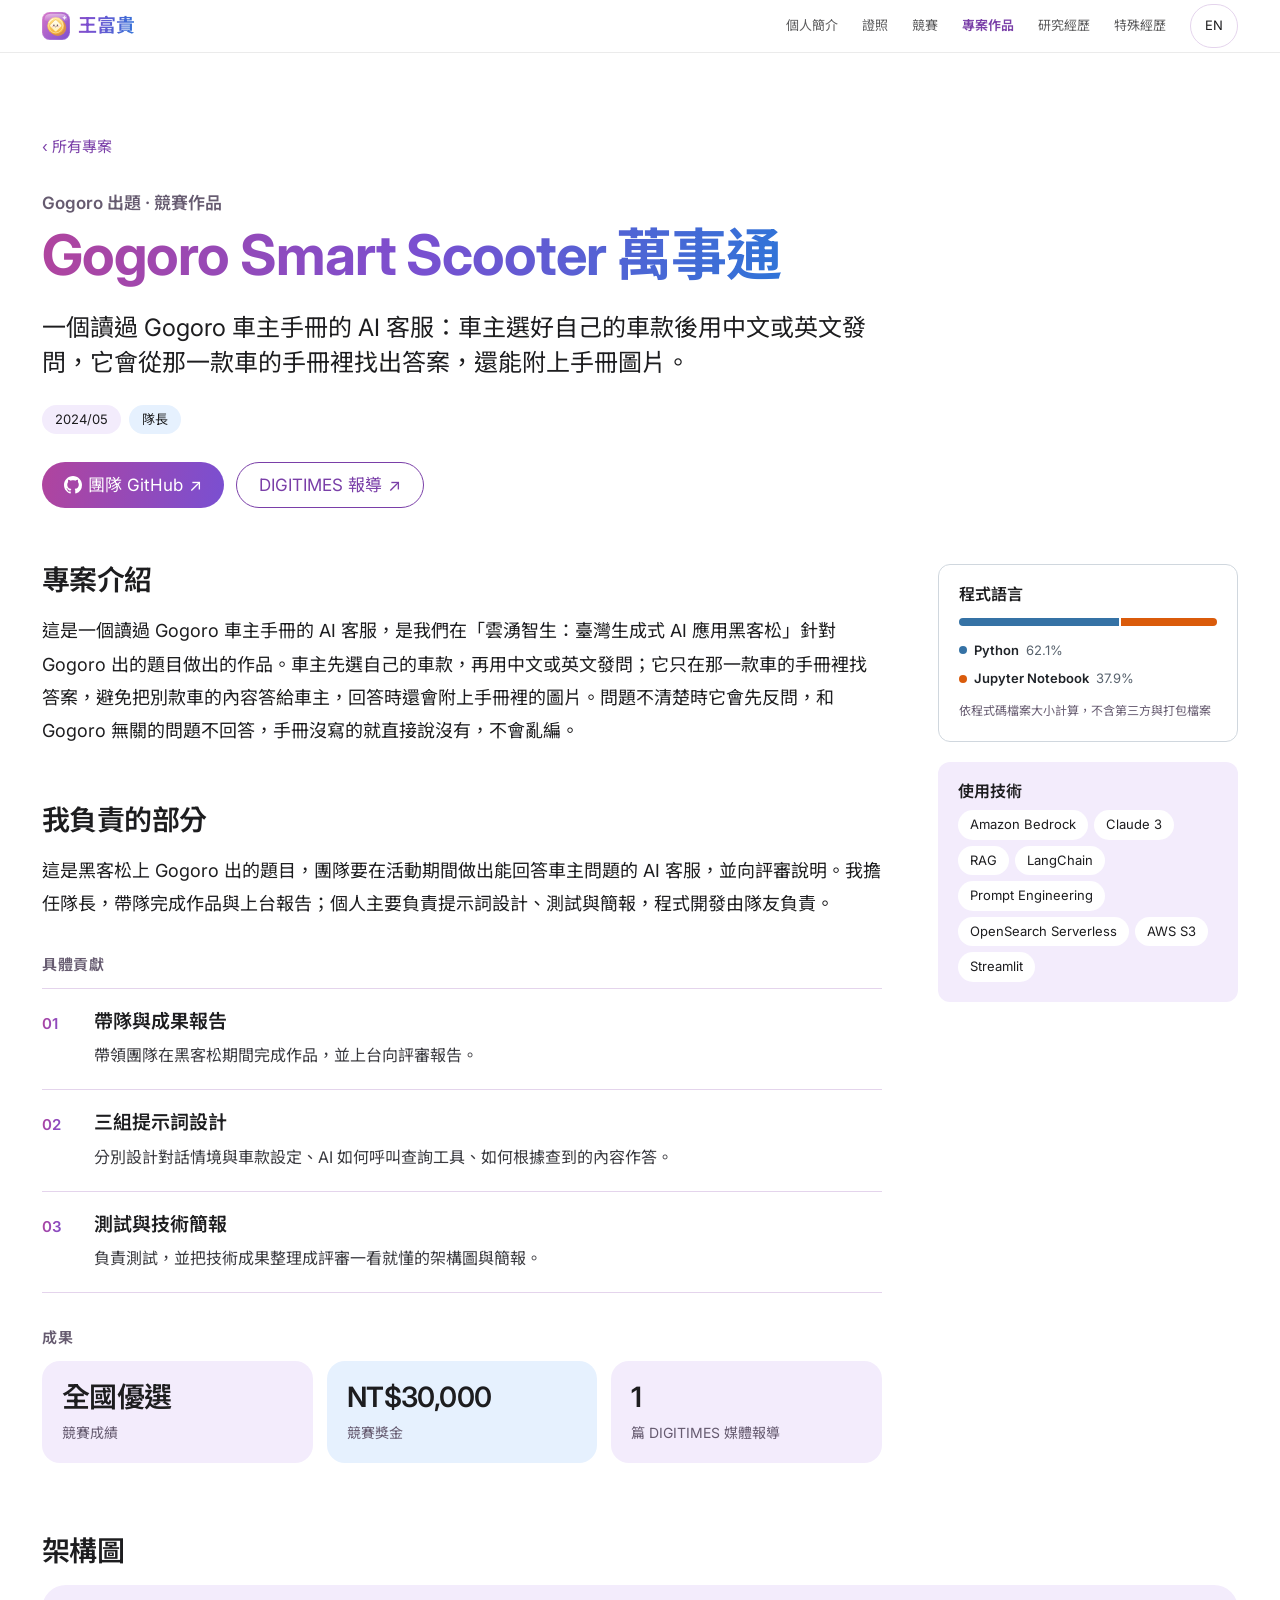
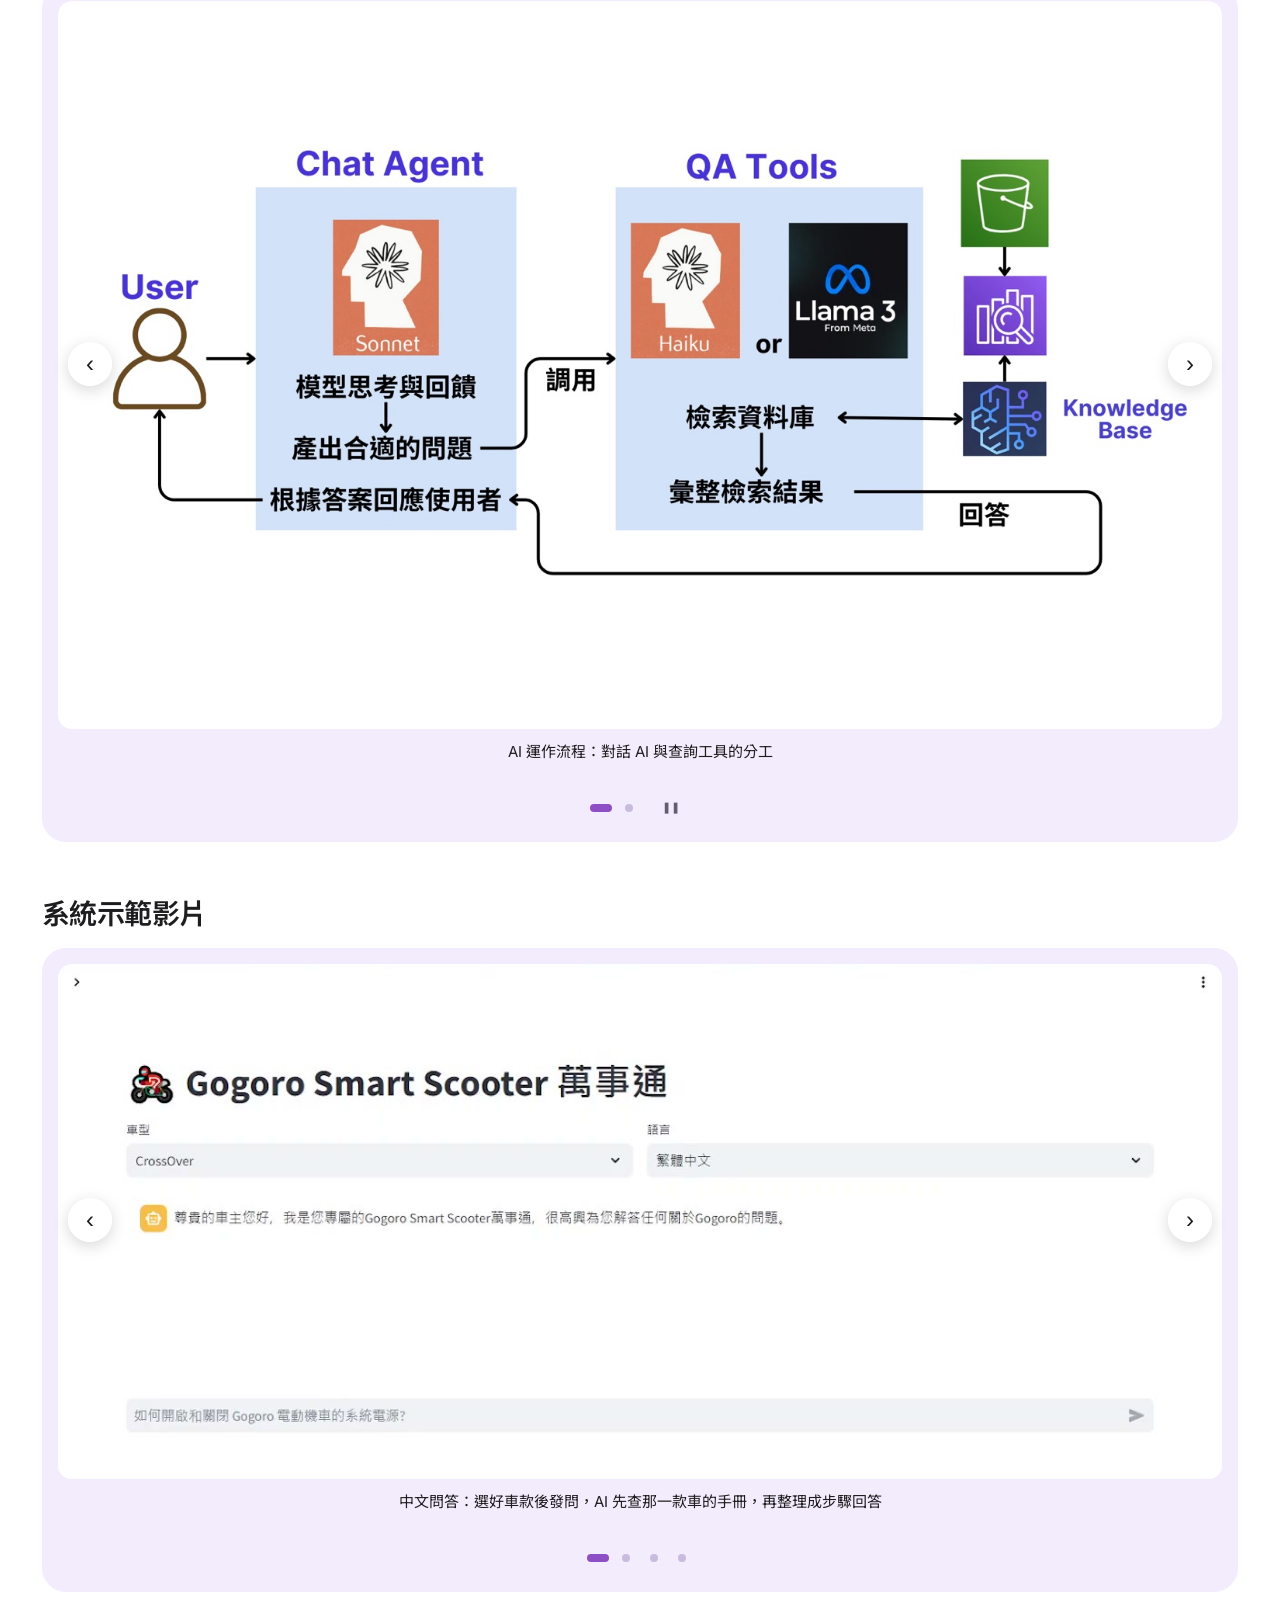
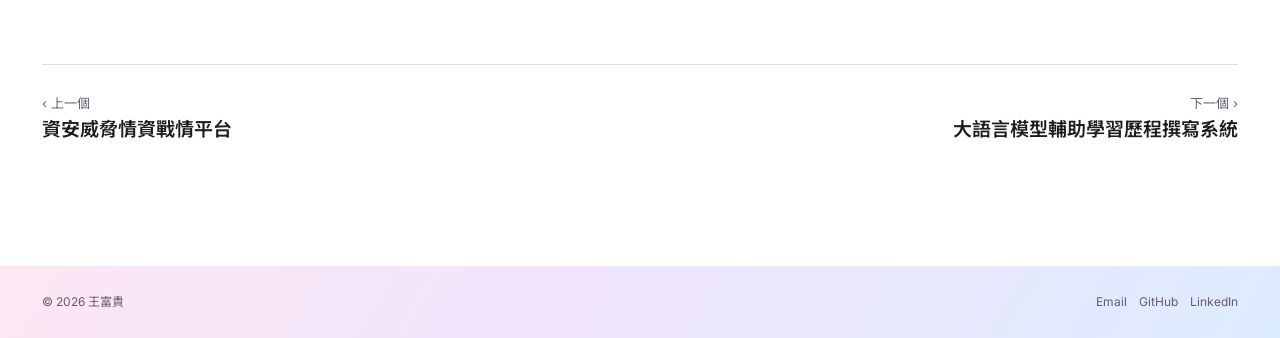
<file: project-gss.html>
<!doctype html>
<html lang="zh-Hant" data-lang="zh">
<head>
<meta charset="utf-8">
<meta name="viewport" content="width=device-width, initial-scale=1">
<title data-zh="Gogoro Smart Scooter 萬事通｜王富貴" data-en="Gogoro Smart Scooter Assistant | Fu-Guei Wang">Gogoro Smart Scooter 萬事通｜王富貴</title>
<meta name="description" content="王富貴（Fu-Guei Wang）的個人網頁：人工智慧、雲端運算、專案管理。Personal site of Fu-Guei Wang: AI, cloud computing and project management.">
<link rel="icon" type="image/svg+xml" href="assets/icons/coin.svg">
<link rel="preconnect" href="https://fonts.googleapis.com">
<link rel="preconnect" href="https://fonts.gstatic.com" crossorigin>
<link href="https://fonts.googleapis.com/css2?family=Inter:wght@400;600;700&family=Noto+Sans+TC:wght@400;600;700&display=swap" rel="stylesheet">
<link rel="stylesheet" href="assets/site.css?v=67">
</head>
<body>
<header class="site-header">
  <div class="bar">
    <a class="brand" href="index.html"><img class="sym sym-brand" src="assets/icons/coin.svg" alt="" width="96" height="96"><span data-l="zh">王富貴</span><span data-l="en">Fu-Guei Wang</span></a>
    <nav class="nav" id="nav" aria-label="主選單 Main"><a href="index.html"><img class="sym sym-nav" src="assets/icons/coin.svg" alt="" width="96" height="96"><span data-l="zh">個人簡介</span><span data-l="en">About</span></a><a href="certificates.html"><img class="sym sym-nav" src="assets/icons/badge.svg" alt="" width="96" height="96"><span data-l="zh">證照</span><span data-l="en">Certificates</span></a><a href="awards.html"><img class="sym sym-nav" src="assets/icons/trophy.svg" alt="" width="96" height="96"><span data-l="zh">競賽</span><span data-l="en">Awards</span></a><a href="projects.html" aria-current="page"><img class="sym sym-nav" src="assets/icons/window.svg" alt="" width="96" height="96"><span data-l="zh">專案作品</span><span data-l="en">Projects</span></a><a href="research.html"><img class="sym sym-nav" src="assets/icons/book.svg" alt="" width="96" height="96"><span data-l="zh">研究經歷</span><span data-l="en">Research</span></a><a href="experience.html"><img class="sym sym-nav" src="assets/icons/plane.svg" alt="" width="96" height="96"><span data-l="zh">特殊經歷</span><span data-l="en">Experience</span></a></nav>
    <button class="btn-quiet" type="button" data-lang-toggle aria-label="切換語言 Switch language"><span data-l="zh">EN</span><span data-l="en">中文</span></button>
    <button class="btn-quiet menu-btn" type="button" aria-controls="nav" aria-expanded="false"><span data-l="zh">選單</span><span data-l="en">Menu</span></button>
  </div>
</header>
<main>
<a class="back" href="projects.html"><span data-l="zh">所有專案</span><span data-l="en">All projects</span></a>
<div class="pd-head">
  <div class="co"><span data-l="zh">Gogoro 出題 · 競賽作品</span><span data-l="en">Challenge set by Gogoro · Hackathon entry</span></div>
  <h1><span data-l="zh">Gogoro Smart Scooter 萬事通</span><span data-l="en">Gogoro Smart Scooter Assistant</span></h1>
  <p class="one" data-l="zh">一個讀過 Gogoro 車主手冊的 AI 客服：車主選好自己的車款後用中文或英文發問，它會從那一款車的手冊裡找出答案，還能附上手冊圖片。</p><p class="one" data-l="en">An AI assistant that has read the Gogoro owner’s manuals: riders pick their scooter model, ask in Chinese or English, and get answers drawn from that model’s manual, pictures included.</p>
  <div class="meta-row"><span><span data-l="zh">2024/05</span><span data-l="en">May 2024</span></span><span><span data-l="zh">隊長</span><span data-l="en">Team captain</span></span></div>
  <div class="links"><a class="btn btn-primary" href="https://github.com/BRlin-o/GSS" rel="noopener"><svg class="gh-ico" viewBox="0 0 16 16" width="18" height="18" aria-hidden="true" focusable="false"><path fill="currentColor" d="M8 0C3.58 0 0 3.58 0 8c0 3.54 2.29 6.53 5.47 7.59.4.07.55-.17.55-.38 0-.19-.01-.82-.01-1.49-2.01.37-2.53-.49-2.69-.94-.09-.23-.48-.94-.82-1.13-.28-.15-.68-.52-.01-.53.63-.01 1.08.58 1.23.82.72 1.21 1.87.87 2.33.66.07-.52.28-.87.51-1.07-1.78-.2-3.64-.89-3.64-3.95 0-.87.31-1.59.82-2.15-.08-.2-.36-1.02.08-2.12 0 0 .67-.21 2.2.82.64-.18 1.32-.27 2-.27s1.36.09 2 .27c1.53-1.04 2.2-.82 2.2-.82.44 1.1.16 1.92.08 2.12.51.56.82 1.27.82 2.15 0 3.07-1.87 3.75-3.65 3.95.29.25.54.73.54 1.48 0 1.07-.01 1.93-.01 2.2 0 .21.15.46.55.38A8.01 8.01 0 0 0 16 8c0-4.42-3.58-8-8-8z"/></svg><span data-l="zh">團隊 GitHub</span><span data-l="en">Team repository</span> ↗</a><a class="btn btn-secondary" href="https://www.digitimes.com.tw/tech/dt/n/shwnws.asp?id=0000694444_XN53QXZM575K5Q38FFRY3" rel="noopener"><span data-l="zh">DIGITIMES 報導</span><span data-l="en">DIGITIMES coverage</span> ↗</a></div>
</div>
<div class="pd-layout">
  <div class="pd-main">
    <section class="pd-sec"><h2><span data-l="zh">專案介紹</span><span data-l="en">Overview</span></h2><p class="pd-intro" data-l="zh">這是一個讀過 Gogoro 車主手冊的 AI 客服，是我們在「雲湧智生：臺灣生成式 AI 應用黑客松」針對 Gogoro 出的題目做出的作品。車主先選自己的車款，再用中文或英文發問；它只在那一款車的手冊裡找答案，避免把別款車的內容答給車主，回答時還會附上手冊裡的圖片。問題不清楚時它會先反問，和 Gogoro 無關的問題不回答，手冊沒寫的就直接說沒有，不會亂編。</p><p class="pd-intro" data-l="en">An AI assistant that has read the Gogoro owner’s manuals, built for Gogoro’s challenge at the Taiwan Generative AI Applications Hackathon. Riders pick their scooter model and ask in Chinese or English; it searches only that model’s manual, so nobody gets another scooter’s instructions, and answers include the manual’s pictures. It asks back when a question is unclear, declines off-topic questions, and says so when the manual has no answer instead of making one up.</p></section>
    <section class="pd-sec"><h2><span data-l="zh">我負責的部分</span><span data-l="en">My role</span></h2><p class="pd-intro" data-l="zh">這是黑客松上 Gogoro 出的題目，團隊要在活動期間做出能回答車主問題的 AI 客服，並向評審說明。我擔任隊長，帶隊完成作品與上台報告；個人主要負責提示詞設計、測試與簡報，程式開發由隊友負責。</p><p class="pd-intro" data-l="en">Gogoro set this hackathon challenge: build an AI assistant that answers riders’ questions within the event and pitch it to the judges. As team captain I led the team to a finished product and the final pitch; my own work was prompt design, testing and the presentation, while teammates wrote the code.</p><h3 class="sub"><span data-l="zh">具體貢獻</span><span data-l="en">What I did</span></h3><ol class="contrib"><li><h3><span data-l="zh">帶隊與成果報告</span><span data-l="en">Leading the team and the pitch</span></h3><p data-l="zh">帶領團隊在黑客松期間完成作品，並上台向評審報告。</p><p data-l="en">Led the team to complete the product during the hackathon and delivered the final pitch.</p></li><li><h3><span data-l="zh">三組提示詞設計</span><span data-l="en">Three sets of prompts</span></h3><p data-l="zh">分別設計對話情境與車款設定、AI 如何呼叫查詢工具、如何根據查到的內容作答。</p><p data-l="en">Designed prompts for conversation context and model selection, for how the AI calls the search tool, and for answering from retrieved content.</p></li><li><h3><span data-l="zh">測試與技術簡報</span><span data-l="en">Testing and technical slides</span></h3><p data-l="zh">負責測試，並把技術成果整理成評審一看就懂的架構圖與簡報。</p><p data-l="en">Ran testing and turned the technical work into diagrams and slides the judges could grasp at a glance.</p></li></ol><h3 class="sub"><span data-l="zh">成果</span><span data-l="en">Outcome</span></h3><div class="kpis"><div><b>全國優選</b><span><span data-l="zh">競賽成績</span><span data-l="en">competition result (national Merit Award)</span></span></div><div><b>NT$30,000</b><span><span data-l="zh">競賽獎金</span><span data-l="en">prize money</span></span></div><div><b>1</b><span><span data-l="zh">篇 DIGITIMES 媒體報導</span><span data-l="en">DIGITIMES press article</span></span></div></div></section>
  </div>
  <aside class="pd-side">
    <div class="gh-box"><h2><span data-l="zh">程式語言</span><span data-l="en">Languages</span></h2><div class="gh-bar" aria-hidden="true"><span style="width:62.1%;background:#3572A5"></span><span style="width:37.9%;background:#DA5B0B"></span></div><ul class="gh-list"><li><i style="background:#3572A5"></i><b>Python</b><span>62.1%</span></li><li><i style="background:#DA5B0B"></i><b>Jupyter Notebook</b><span>37.9%</span></li></ul><p class="gh-note"><span data-l="zh">依程式碼檔案大小計算，不含第三方與打包檔案</span><span data-l="en">By source file size, excluding third-party and bundled files</span></p></div>
    <div class="card tech-card"><h2><span data-l="zh">使用技術</span><span data-l="en">Tech stack</span></h2><ul class="tags"><li>Amazon Bedrock</li><li>Claude 3</li><li>RAG</li><li>LangChain</li><li>Prompt Engineering</li><li>OpenSearch Serverless</li><li>AWS S3</li><li>Streamlit</li></ul></div>
  </aside>
</div>
<section class="pd-sec"><h2><span data-l="zh">架構圖</span><span data-l="en">Architecture diagrams</span></h2><div class="carousel" data-carousel>
  <div class="car-view"><ul class="car-track"><li class="car-slide" aria-label="1 / 2"><figure><button class="shot" type="button" aria-label="AI workflow: how the chat agent and search tool work together"><img src="assets/projects/gss-flow.jpg" alt="AI workflow: how the chat agent and search tool work together" loading="lazy"></button><figcaption><span data-l="zh">AI 運作流程：對話 AI 與查詢工具的分工</span><span data-l="en">AI workflow: how the chat agent and search tool work together</span></figcaption></figure></li><li class="car-slide" aria-label="2 / 2"><figure><button class="shot" type="button" aria-label="AWS cloud architecture: the front door, Bedrock with an OpenSearch knowledge base, and manual-data processing"><img src="assets/projects/gss-arch.jpg" alt="AWS cloud architecture: the front door, Bedrock with an OpenSearch knowledge base, and manual-data processing" loading="lazy"></button><figcaption><span data-l="zh">AWS 雲端架構：前端入口、Bedrock 與 OpenSearch 知識庫、手冊資料處理</span><span data-l="en">AWS cloud architecture: the front door, Bedrock with an OpenSearch knowledge base, and manual-data processing</span></figcaption></figure></li></ul>
  <button type="button" class="car-btn prev" aria-label="上一張 Previous">‹</button>
  <button type="button" class="car-btn next" aria-label="下一張 Next">›</button></div>
  <div class="car-foot"><div class="car-dots"><button type="button" class="car-dot" aria-label="第 1 張 Slide 1"></button><button type="button" class="car-dot" aria-label="第 2 張 Slide 2"></button></div><button type="button" class="car-play" aria-label="暫停或播放 Pause or play"><span class="i-pause">❚❚</span><span class="i-play">▶</span></button></div>
</div></section><section class="pd-sec"><h2><span data-l="zh">系統示範影片</span><span data-l="en">Demo videos</span></h2><div class="carousel" data-carousel>
  <div class="car-view"><ul class="car-track"><li class="car-slide" aria-label="1 / 4"><figure><video class="vid" muted playsinline disablepictureinpicture disableremoteplayback preload="metadata" poster="assets/projects/gss-v1.jpg" aria-label="Chinese Q&amp;A: after choosing a model, the AI searches that model’s manual and answers step by step"><source src="assets/projects/gss-v1.mp4" type="video/mp4"></video><figcaption><span data-l="zh">中文問答：選好車款後發問，AI 先查那一款車的手冊，再整理成步驟回答</span><span data-l="en">Chinese Q&A: after choosing a model, the AI searches that model’s manual and answers step by step</span></figcaption></figure></li><li class="car-slide" aria-label="2 / 4"><figure><video class="vid" muted playsinline disablepictureinpicture disableremoteplayback preload="metadata" poster="assets/projects/gss-v2.jpg" aria-label="Answers with figures: asked where the smart key card sensor is, it replies with the manual’s diagram"><source src="assets/projects/gss-v2.mp4" type="video/mp4"></video><figcaption><span data-l="zh">圖片回答：問智慧鑰匙卡感應器在哪裡，回答會附上手冊裡的圖</span><span data-l="en">Answers with figures: asked where the smart key card sensor is, it replies with the manual’s diagram</span></figcaption></figure></li><li class="car-slide" aria-label="3 / 4"><figure><video class="vid" muted playsinline disablepictureinpicture disableremoteplayback preload="metadata" poster="assets/projects/gss-v3.jpg" aria-label="English Q&amp;A: switch the language, then ask and get answers in English"><source src="assets/projects/gss-v3.mp4" type="video/mp4"></video><figcaption><span data-l="zh">英文問答：切換語言後用英文發問、用英文回答</span><span data-l="en">English Q&A: switch the language, then ask and get answers in English</span></figcaption></figure></li><li class="car-slide" aria-label="4 / 4"><figure><video class="vid" muted playsinline disablepictureinpicture disableremoteplayback preload="metadata" poster="assets/projects/gss-v4.jpg" aria-label="Off-topic questions: it says it cannot answer instead of making something up"><source src="assets/projects/gss-v4.mp4" type="video/mp4"></video><figcaption><span data-l="zh">無關問題：問到和 Gogoro 無關的事會直接說明無法回答，不亂編</span><span data-l="en">Off-topic questions: it says it cannot answer instead of making something up</span></figcaption></figure></li></ul>
  <button type="button" class="car-btn prev" aria-label="上一張 Previous">‹</button>
  <button type="button" class="car-btn next" aria-label="下一張 Next">›</button></div>
  <div class="car-foot"><div class="car-dots"><button type="button" class="car-dot" aria-label="第 1 張 Slide 1"></button><button type="button" class="car-dot" aria-label="第 2 張 Slide 2"></button><button type="button" class="car-dot" aria-label="第 3 張 Slide 3"></button><button type="button" class="car-dot" aria-label="第 4 張 Slide 4"></button></div><button type="button" class="car-play" aria-label="暫停或播放 Pause or play"><span class="i-pause">❚❚</span><span class="i-play">▶</span></button></div>
</div></section>
<nav class="pager" aria-label="其他專案 More projects"><a href="project-cti.html"><small>‹ <span data-l="zh">上一個</span><span data-l="en">Previous</span></small><span data-l="zh">資安威脅情資戰情平台</span><span data-l="en">Cyber Threat Intelligence Platform</span></a><a href="project-portfolio108.html"><small><span data-l="zh">下一個</span><span data-l="en">Next</span> ›</small><span data-l="zh">大語言模型輔助學習歷程撰寫系統</span><span data-l="en">LLM-Assisted Learning Portfolio Writing System</span></a></nav>
</main>
<footer>
  <div class="bar">
    <span style="margin-right:auto">© 2026 <span data-l="zh">王富貴</span><span data-l="en">Fu-Guei Wang</span></span>
    <a href="mailto:kay0900222961@gmail.com">Email</a>
    <a href="https://github.com/wangfuguie" rel="noopener">GitHub</a>
    <a href="https://www.linkedin.com/in/fuguei-wang" rel="noopener">LinkedIn</a>
  </div>
</footer>
<dialog class="lb" id="lb"><img alt=""><form method="dialog"><button class="btn-quiet"><span data-l="zh">關閉</span><span data-l="en">Close</span></button></form></dialog>
<script src="assets/site.js?v=67"></script>
<script src="assets/fx.js?v=67" defer></script>
</body>
</html>
</file>
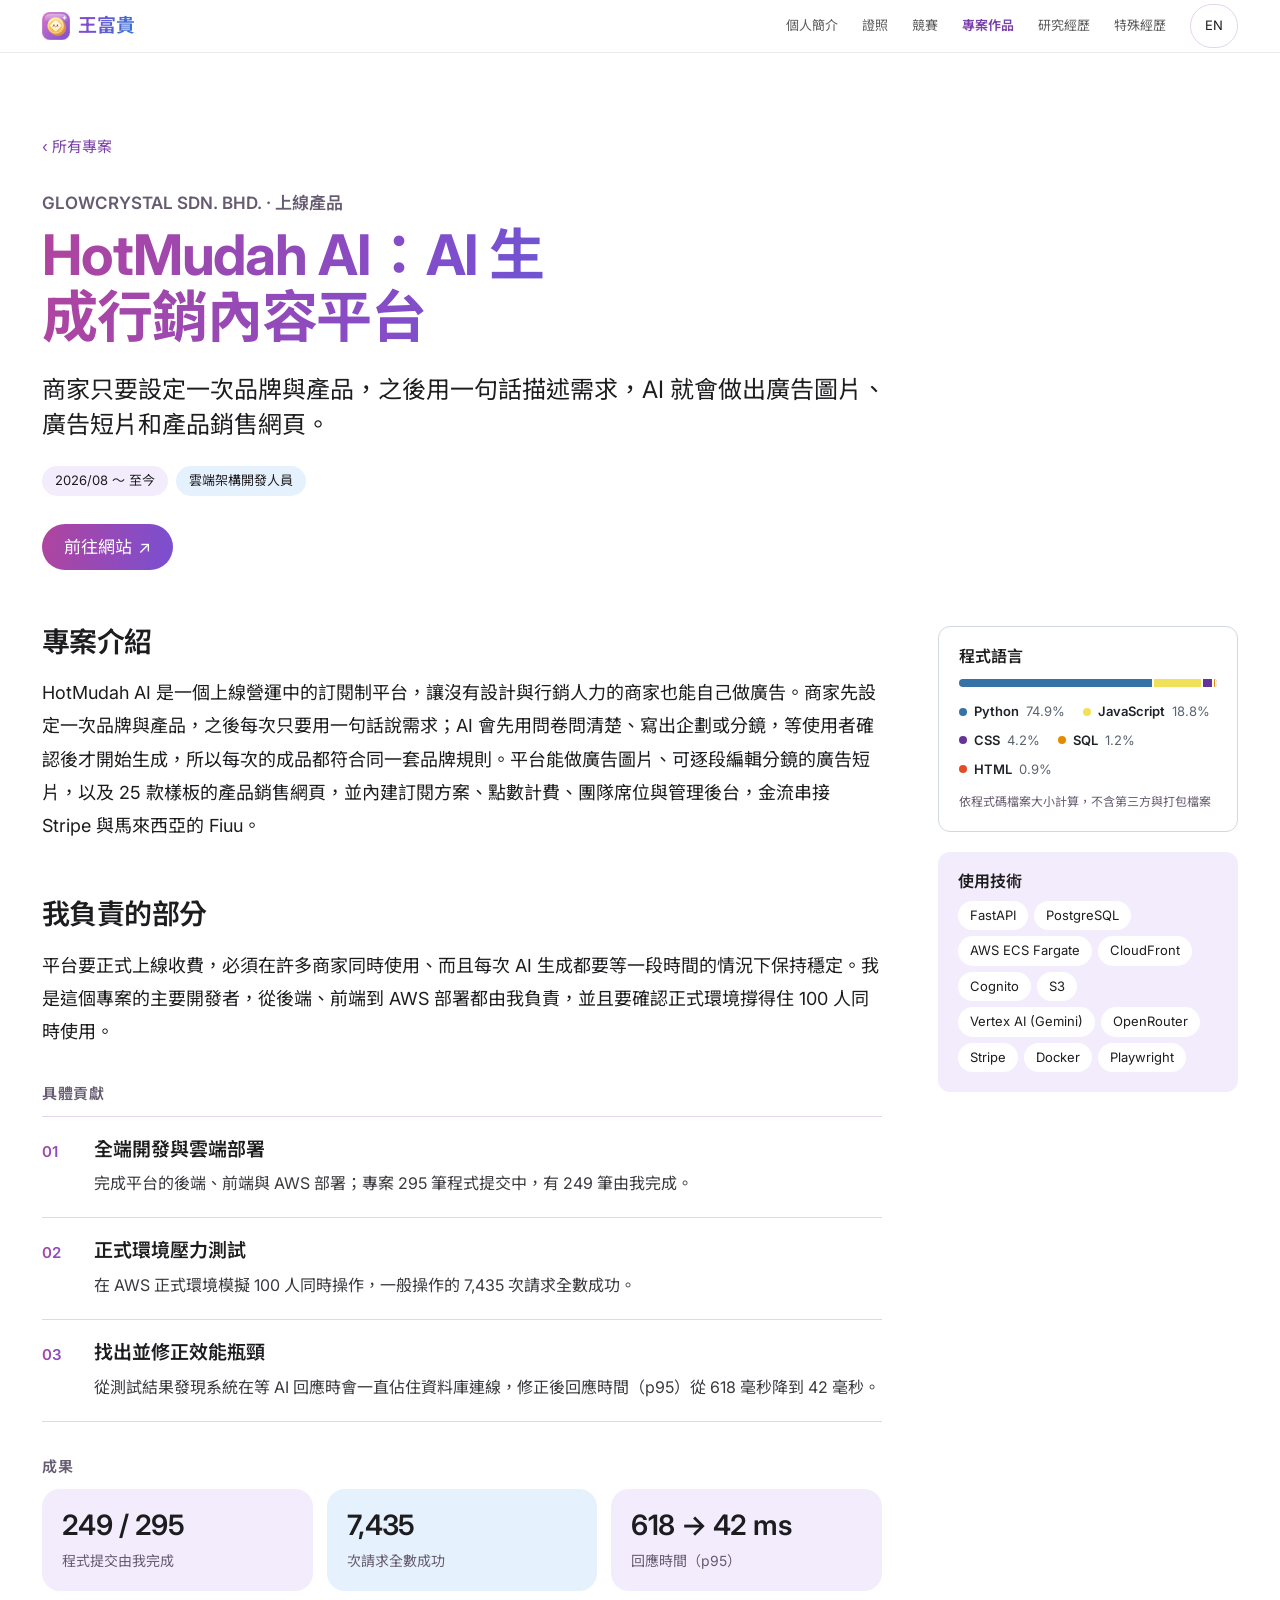
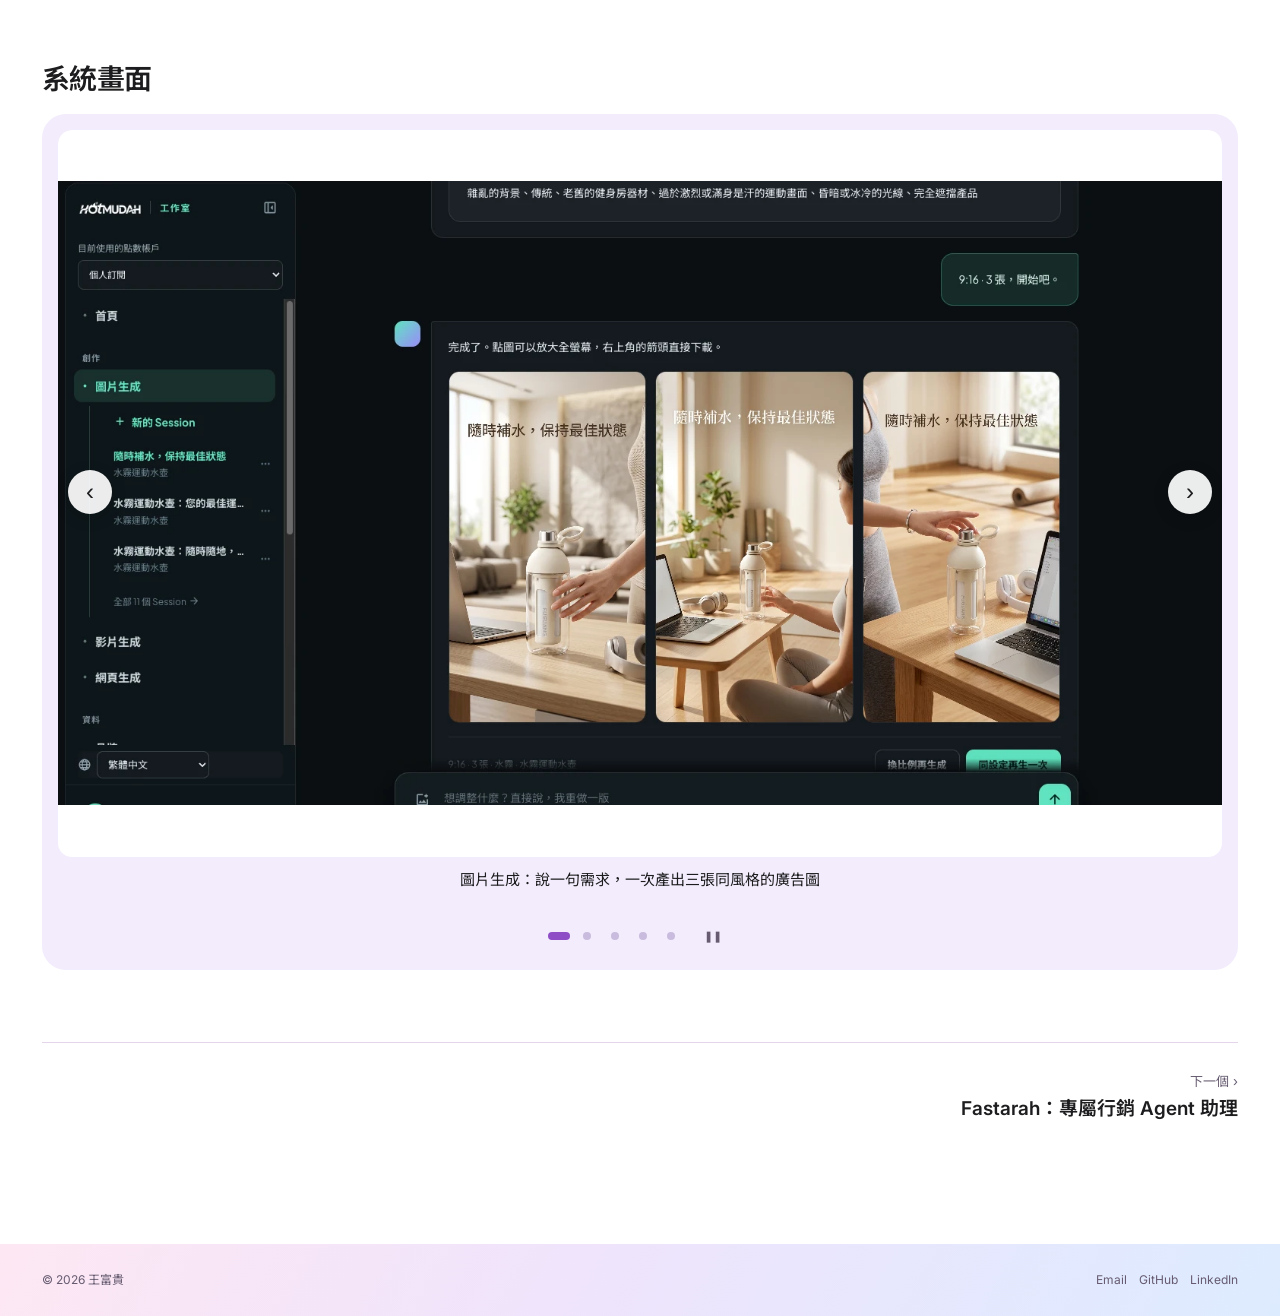
<file: project-hotmudah.html>
<!doctype html>
<html lang="zh-Hant" data-lang="zh">
<head>
<meta charset="utf-8">
<meta name="viewport" content="width=device-width, initial-scale=1">
<title data-zh="HotMudah AI：AI 生成行銷內容平台｜王富貴" data-en="HotMudah AI: AI Marketing Content Platform | Fu-Guei Wang">HotMudah AI：AI 生成行銷內容平台｜王富貴</title>
<meta name="description" content="王富貴（Fu-Guei Wang）的個人網頁：人工智慧、雲端運算、專案管理。Personal site of Fu-Guei Wang: AI, cloud computing and project management.">
<link rel="icon" type="image/svg+xml" href="assets/icons/coin.svg">
<link rel="preconnect" href="https://fonts.googleapis.com">
<link rel="preconnect" href="https://fonts.gstatic.com" crossorigin>
<link href="https://fonts.googleapis.com/css2?family=Inter:wght@400;600;700&family=Noto+Sans+TC:wght@400;600;700&display=swap" rel="stylesheet">
<link rel="stylesheet" href="assets/site.css?v=67">
</head>
<body>
<header class="site-header">
  <div class="bar">
    <a class="brand" href="index.html"><img class="sym sym-brand" src="assets/icons/coin.svg" alt="" width="96" height="96"><span data-l="zh">王富貴</span><span data-l="en">Fu-Guei Wang</span></a>
    <nav class="nav" id="nav" aria-label="主選單 Main"><a href="index.html"><img class="sym sym-nav" src="assets/icons/coin.svg" alt="" width="96" height="96"><span data-l="zh">個人簡介</span><span data-l="en">About</span></a><a href="certificates.html"><img class="sym sym-nav" src="assets/icons/badge.svg" alt="" width="96" height="96"><span data-l="zh">證照</span><span data-l="en">Certificates</span></a><a href="awards.html"><img class="sym sym-nav" src="assets/icons/trophy.svg" alt="" width="96" height="96"><span data-l="zh">競賽</span><span data-l="en">Awards</span></a><a href="projects.html" aria-current="page"><img class="sym sym-nav" src="assets/icons/window.svg" alt="" width="96" height="96"><span data-l="zh">專案作品</span><span data-l="en">Projects</span></a><a href="research.html"><img class="sym sym-nav" src="assets/icons/book.svg" alt="" width="96" height="96"><span data-l="zh">研究經歷</span><span data-l="en">Research</span></a><a href="experience.html"><img class="sym sym-nav" src="assets/icons/plane.svg" alt="" width="96" height="96"><span data-l="zh">特殊經歷</span><span data-l="en">Experience</span></a></nav>
    <button class="btn-quiet" type="button" data-lang-toggle aria-label="切換語言 Switch language"><span data-l="zh">EN</span><span data-l="en">中文</span></button>
    <button class="btn-quiet menu-btn" type="button" aria-controls="nav" aria-expanded="false"><span data-l="zh">選單</span><span data-l="en">Menu</span></button>
  </div>
</header>
<main>
<a class="back" href="projects.html"><span data-l="zh">所有專案</span><span data-l="en">All projects</span></a>
<div class="pd-head">
  <div class="co"><span data-l="zh">GLOWCRYSTAL SDN. BHD. · 上線產品</span><span data-l="en">GLOWCRYSTAL SDN. BHD. · Live product</span></div>
  <h1><span data-l="zh">HotMudah AI：AI 生成行銷內容平台</span><span data-l="en">HotMudah AI: AI Marketing Content Platform</span></h1>
  <p class="one" data-l="zh">商家只要設定一次品牌與產品，之後用一句話描述需求，AI 就會做出廣告圖片、廣告短片和產品銷售網頁。</p><p class="one" data-l="en">A business sets up its brand and products once; after that, one sentence is enough for AI to produce ad images, short ad videos and product landing pages.</p>
  <div class="meta-row"><span><span data-l="zh">2026/08 ～ 至今</span><span data-l="en">Aug 2026 – present</span></span><span><span data-l="zh">雲端架構開發人員</span><span data-l="en">Cloud architecture developer</span></span></div>
  <div class="links"><a class="btn btn-primary" href="https://hotmudah.ai/" rel="noopener"><span data-l="zh">前往網站</span><span data-l="en">Visit site</span> ↗</a></div>
</div>
<div class="pd-layout">
  <div class="pd-main">
    <section class="pd-sec"><h2><span data-l="zh">專案介紹</span><span data-l="en">Overview</span></h2><p class="pd-intro" data-l="zh">HotMudah AI 是一個上線營運中的訂閱制平台，讓沒有設計與行銷人力的商家也能自己做廣告。商家先設定一次品牌與產品，之後每次只要用一句話說需求；AI 會先用問卷問清楚、寫出企劃或分鏡，等使用者確認後才開始生成，所以每次的成品都符合同一套品牌規則。平台能做廣告圖片、可逐段編輯分鏡的廣告短片，以及 25 款樣板的產品銷售網頁，並內建訂閱方案、點數計費、團隊席位與管理後台，金流串接 Stripe 與馬來西亞的 Fiuu。</p><p class="pd-intro" data-l="en">HotMudah AI is a live subscription platform that lets businesses without design or marketing staff make their own ads. A business sets up its brand and products once and then describes each need in a sentence; the AI asks clarifying questions and drafts a plan or storyboard first, generating only after the user approves, so every output follows the same brand rules. It produces ad images, short ad videos with an editable storyboard, and product landing pages from 25 templates, with subscriptions, credit billing, team seats and an admin console built in and payments through Stripe and Malaysia’s Fiuu.</p></section>
    <section class="pd-sec"><h2><span data-l="zh">我負責的部分</span><span data-l="en">My role</span></h2><p class="pd-intro" data-l="zh">平台要正式上線收費，必須在許多商家同時使用、而且每次 AI 生成都要等一段時間的情況下保持穩定。我是這個專案的主要開發者，從後端、前端到 AWS 部署都由我負責，並且要確認正式環境撐得住 100 人同時使用。</p><p class="pd-intro" data-l="en">The platform was going live as a paid service and had to stay stable with many businesses using it at once, each waiting on slow AI generation. I was the lead developer, responsible for the backend, frontend and AWS deployment, and for proving the live environment could handle 100 concurrent users.</p><h3 class="sub"><span data-l="zh">具體貢獻</span><span data-l="en">What I did</span></h3><ol class="contrib"><li><h3><span data-l="zh">全端開發與雲端部署</span><span data-l="en">Full-stack development and deployment</span></h3><p data-l="zh">完成平台的後端、前端與 AWS 部署；專案 295 筆程式提交中，有 249 筆由我完成。</p><p data-l="en">Built the backend and frontend and deployed the platform on AWS, authoring 249 of the project’s 295 commits.</p></li><li><h3><span data-l="zh">正式環境壓力測試</span><span data-l="en">Load testing in production</span></h3><p data-l="zh">在 AWS 正式環境模擬 100 人同時操作，一般操作的 7,435 次請求全數成功。</p><p data-l="en">Simulated 100 concurrent users on the live AWS environment; all 7,435 general requests succeeded.</p></li><li><h3><span data-l="zh">找出並修正效能瓶頸</span><span data-l="en">Finding and fixing a bottleneck</span></h3><p data-l="zh">從測試結果發現系統在等 AI 回應時會一直佔住資料庫連線，修正後回應時間（p95）從 618 毫秒降到 42 毫秒。</p><p data-l="en">Traced slow responses to database connections being held while waiting on AI, and cut p95 latency from 618 ms to 42 ms.</p></li></ol><h3 class="sub"><span data-l="zh">成果</span><span data-l="en">Outcome</span></h3><div class="kpis"><div><b>249 / 295</b><span><span data-l="zh">程式提交由我完成</span><span data-l="en">commits authored by me</span></span></div><div><b>7,435</b><span><span data-l="zh">次請求全數成功</span><span data-l="en">requests, all successful</span></span></div><div><b>618 → 42 ms</b><span><span data-l="zh">回應時間（p95）</span><span data-l="en">p95 response time</span></span></div></div></section>
  </div>
  <aside class="pd-side">
    <div class="gh-box"><h2><span data-l="zh">程式語言</span><span data-l="en">Languages</span></h2><div class="gh-bar" aria-hidden="true"><span style="width:74.9%;background:#3572A5"></span><span style="width:18.8%;background:#F1E05A"></span><span style="width:4.2%;background:#663399"></span><span style="width:1.2%;background:#E38C00"></span><span style="width:0.9%;background:#E34C26"></span></div><ul class="gh-list"><li><i style="background:#3572A5"></i><b>Python</b><span>74.9%</span></li><li><i style="background:#F1E05A"></i><b>JavaScript</b><span>18.8%</span></li><li><i style="background:#663399"></i><b>CSS</b><span>4.2%</span></li><li><i style="background:#E38C00"></i><b>SQL</b><span>1.2%</span></li><li><i style="background:#E34C26"></i><b>HTML</b><span>0.9%</span></li></ul><p class="gh-note"><span data-l="zh">依程式碼檔案大小計算，不含第三方與打包檔案</span><span data-l="en">By source file size, excluding third-party and bundled files</span></p></div>
    <div class="card tech-card"><h2><span data-l="zh">使用技術</span><span data-l="en">Tech stack</span></h2><ul class="tags"><li>FastAPI</li><li>PostgreSQL</li><li>AWS ECS Fargate</li><li>CloudFront</li><li>Cognito</li><li>S3</li><li>Vertex AI (Gemini)</li><li>OpenRouter</li><li>Stripe</li><li>Docker</li><li>Playwright</li></ul></div>
  </aside>
</div>
<section class="pd-sec"><h2><span data-l="zh">系統畫面</span><span data-l="en">Screens</span></h2><div class="carousel" data-carousel>
  <div class="car-view"><ul class="car-track"><li class="car-slide" aria-label="1 / 5"><figure><button class="shot" type="button" aria-label="Image generation: one request, three ad images in a consistent style"><img src="assets/projects/hotmudah-s1.webp" alt="Image generation: one request, three ad images in a consistent style" loading="lazy"></button><figcaption><span data-l="zh">圖片生成：說一句需求，一次產出三張同風格的廣告圖</span><span data-l="en">Image generation: one request, three ad images in a consistent style</span></figcaption></figure></li><li class="car-slide" aria-label="2 / 5"><figure><button class="shot" type="button" aria-label="Video studio: edit each storyboard shot’s visuals, camera moves and voice-over"><img src="assets/projects/hotmudah-s2.jpg" alt="Video studio: edit each storyboard shot’s visuals, camera moves and voice-over" loading="lazy"></button><figcaption><span data-l="zh">影片工作室：逐段編輯分鏡的畫面、運鏡與旁白</span><span data-l="en">Video studio: edit each storyboard shot’s visuals, camera moves and voice-over</span></figcaption></figure></li><li class="car-slide" aria-label="3 / 5"><figure><button class="shot" type="button" aria-label="Final cut: the ad video stitched automatically from the generated shots"><img src="assets/projects/hotmudah-s3.jpg" alt="Final cut: the ad video stitched automatically from the generated shots" loading="lazy"></button><figcaption><span data-l="zh">影片成片：分鏡生成後自動合成的廣告短片</span><span data-l="en">Final cut: the ad video stitched automatically from the generated shots</span></figcaption></figure></li><li class="car-slide" aria-label="4 / 5"><figure><button class="shot" type="button" aria-label="Landing pages: pick a template or upload a screenshot as reference"><img src="assets/projects/hotmudah-s4.jpg" alt="Landing pages: pick a template or upload a screenshot as reference" loading="lazy"></button><figcaption><span data-l="zh">銷售網頁：先挑樣板，或上傳喜歡的網頁截圖當參考</span><span data-l="en">Landing pages: pick a template or upload a screenshot as reference</span></figcaption></figure></li><li class="car-slide" aria-label="5 / 5"><figure><button class="shot" type="button" aria-label="Finished landing page: desktop / mobile preview and HTML export"><img src="assets/projects/hotmudah-s5.jpg" alt="Finished landing page: desktop / mobile preview and HTML export" loading="lazy"></button><figcaption><span data-l="zh">銷售網頁成品：可切換電腦／手機預覽並下載 HTML</span><span data-l="en">Finished landing page: desktop / mobile preview and HTML export</span></figcaption></figure></li></ul>
  <button type="button" class="car-btn prev" aria-label="上一張 Previous">‹</button>
  <button type="button" class="car-btn next" aria-label="下一張 Next">›</button></div>
  <div class="car-foot"><div class="car-dots"><button type="button" class="car-dot" aria-label="第 1 張 Slide 1"></button><button type="button" class="car-dot" aria-label="第 2 張 Slide 2"></button><button type="button" class="car-dot" aria-label="第 3 張 Slide 3"></button><button type="button" class="car-dot" aria-label="第 4 張 Slide 4"></button><button type="button" class="car-dot" aria-label="第 5 張 Slide 5"></button></div><button type="button" class="car-play" aria-label="暫停或播放 Pause or play"><span class="i-pause">❚❚</span><span class="i-play">▶</span></button></div>
</div></section>
<nav class="pager" aria-label="其他專案 More projects"><a href="project-fastarah.html"><small><span data-l="zh">下一個</span><span data-l="en">Next</span> ›</small><span data-l="zh">Fastarah：專屬行銷 Agent 助理</span><span data-l="en">Fastarah: Marketing Agent Assistants</span></a></nav>
</main>
<footer>
  <div class="bar">
    <span style="margin-right:auto">© 2026 <span data-l="zh">王富貴</span><span data-l="en">Fu-Guei Wang</span></span>
    <a href="mailto:kay0900222961@gmail.com">Email</a>
    <a href="https://github.com/wangfuguie" rel="noopener">GitHub</a>
    <a href="https://www.linkedin.com/in/fuguei-wang" rel="noopener">LinkedIn</a>
  </div>
</footer>
<dialog class="lb" id="lb"><img alt=""><form method="dialog"><button class="btn-quiet"><span data-l="zh">關閉</span><span data-l="en">Close</span></button></form></dialog>
<script src="assets/site.js?v=67"></script>
<script src="assets/fx.js?v=67" defer></script>
</body>
</html>
</file>
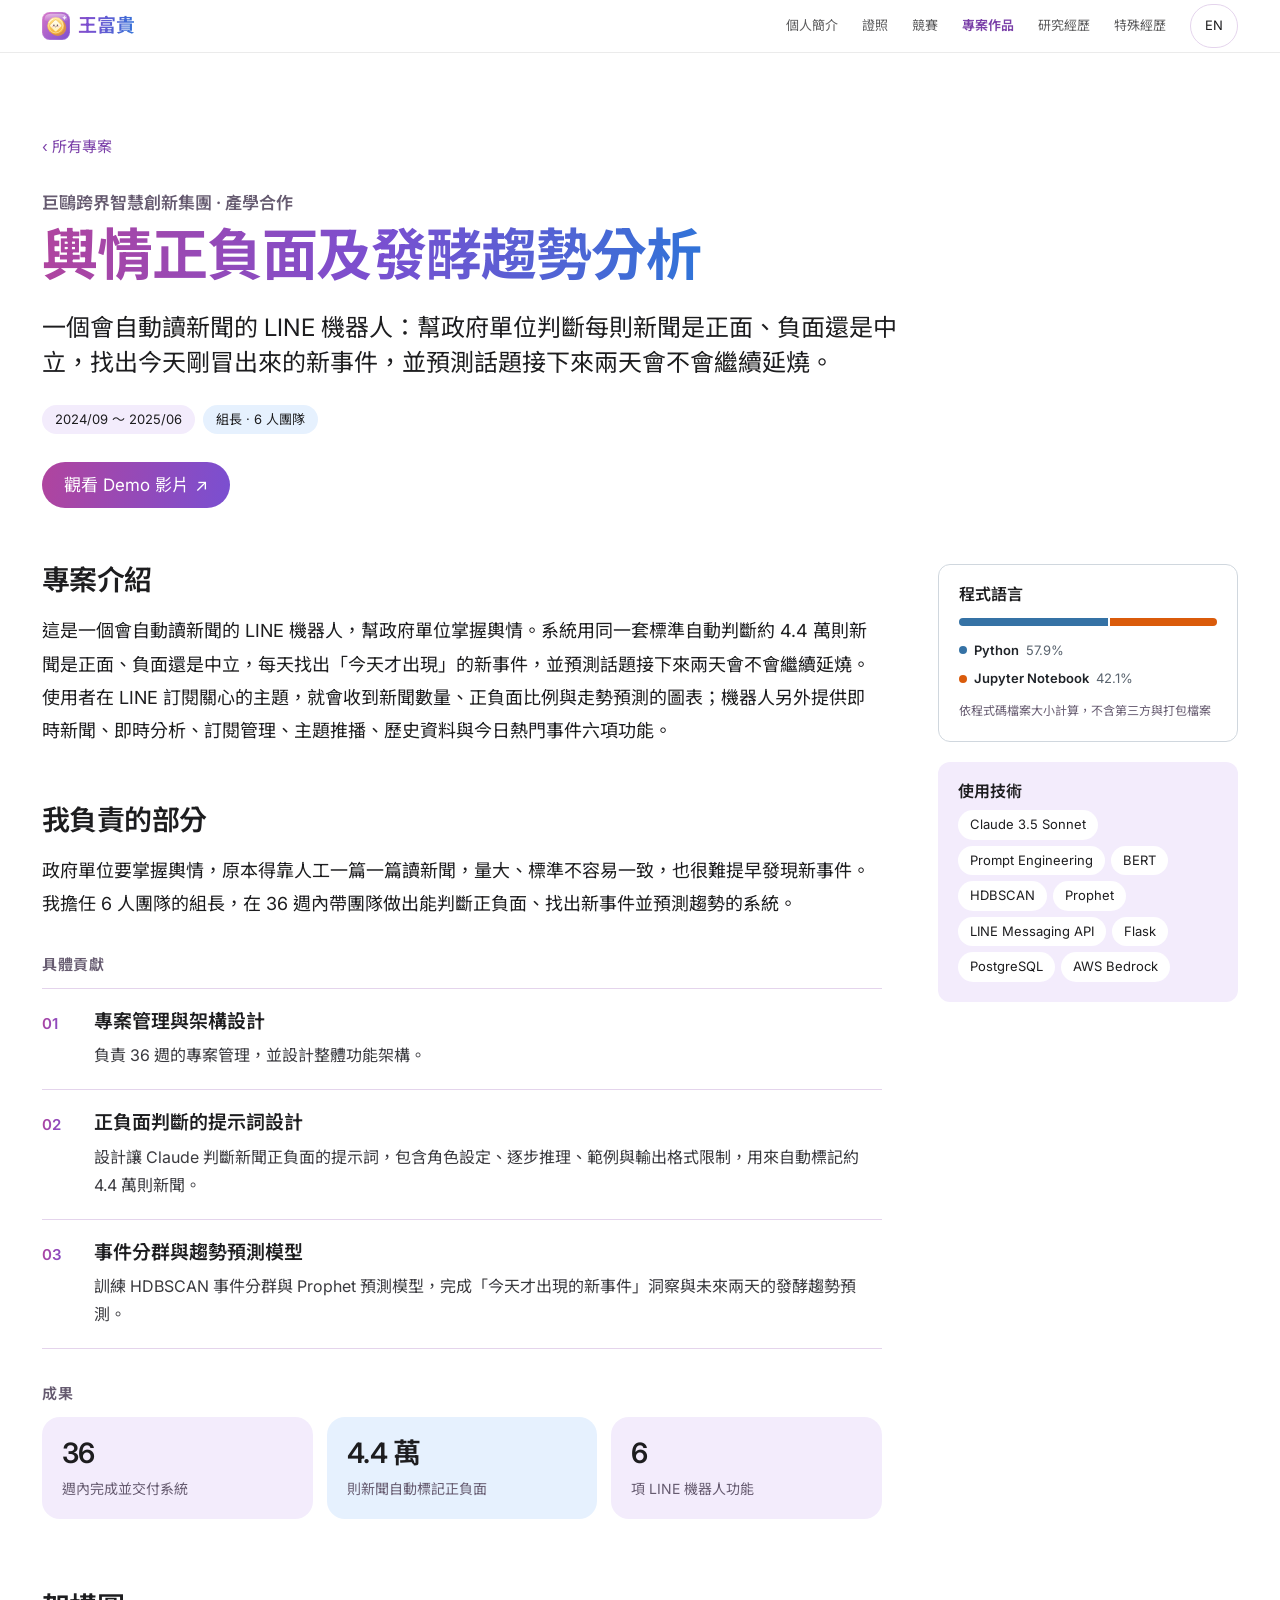
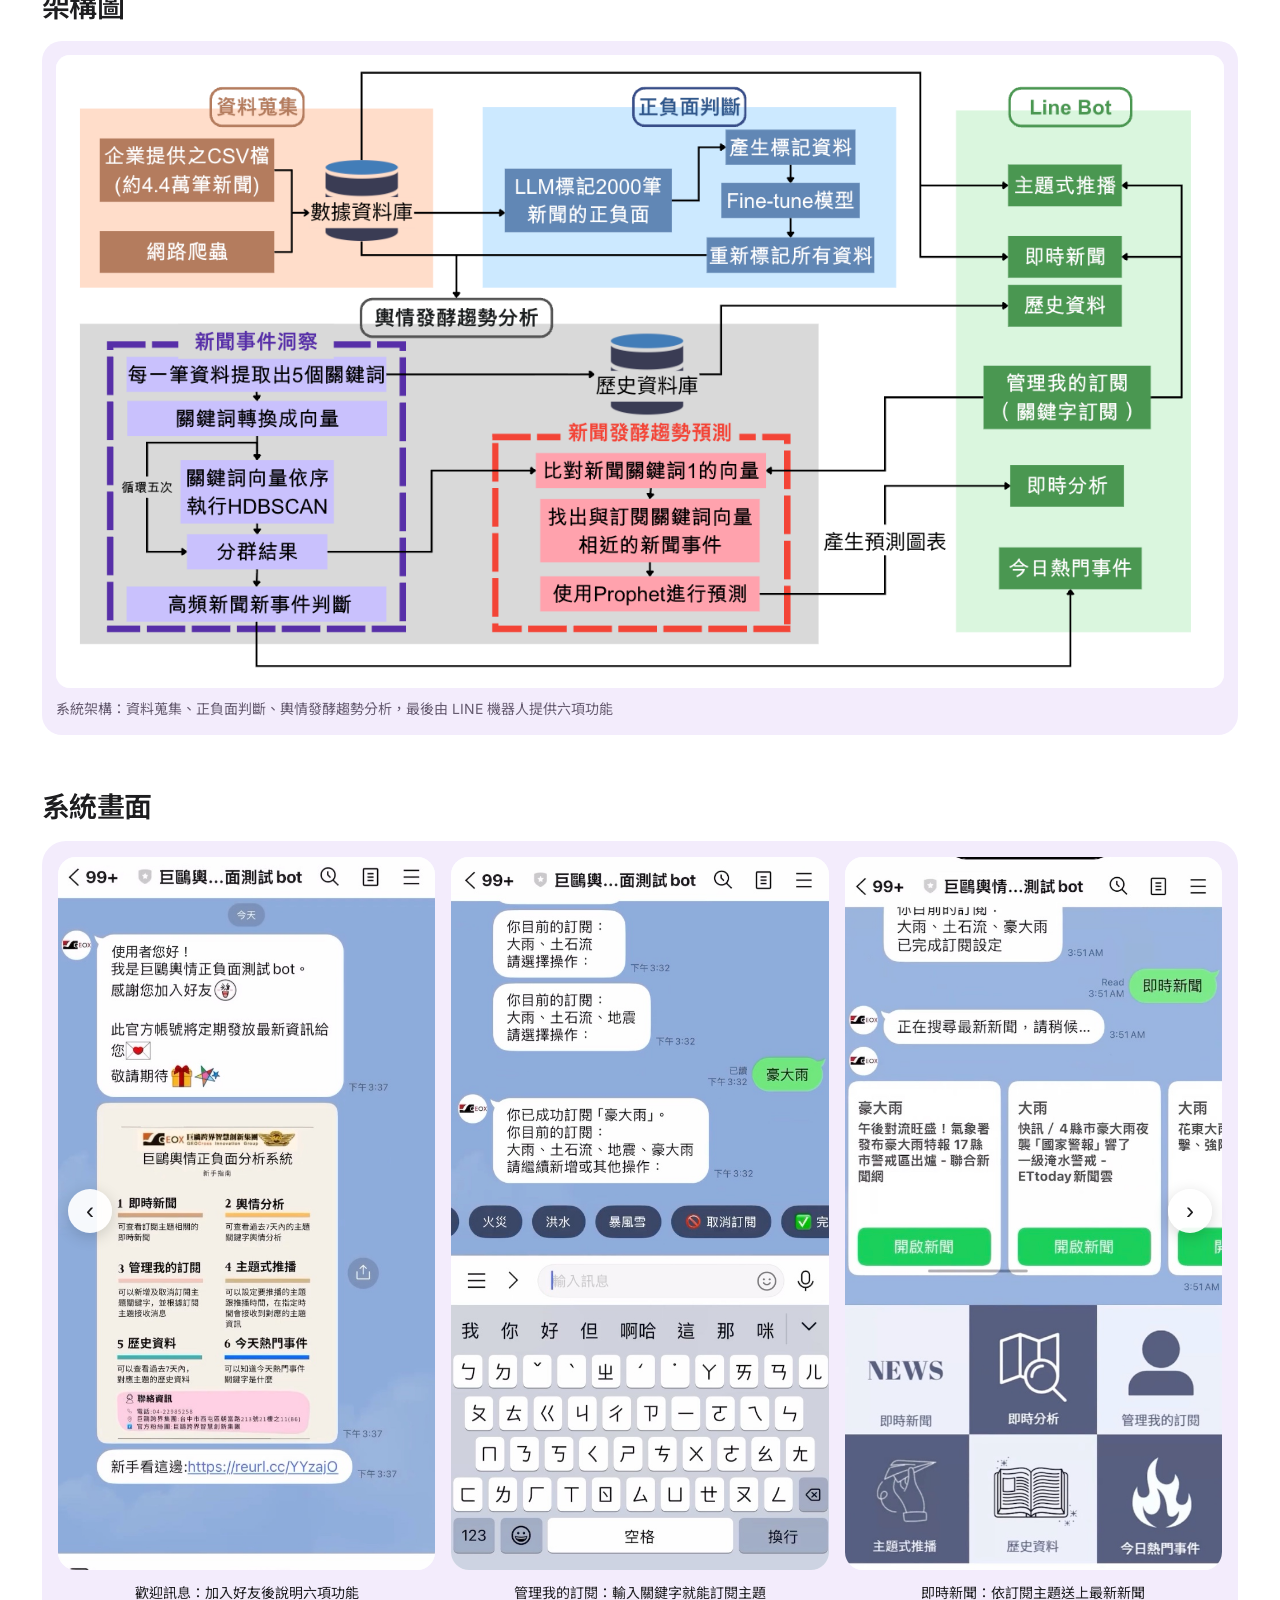
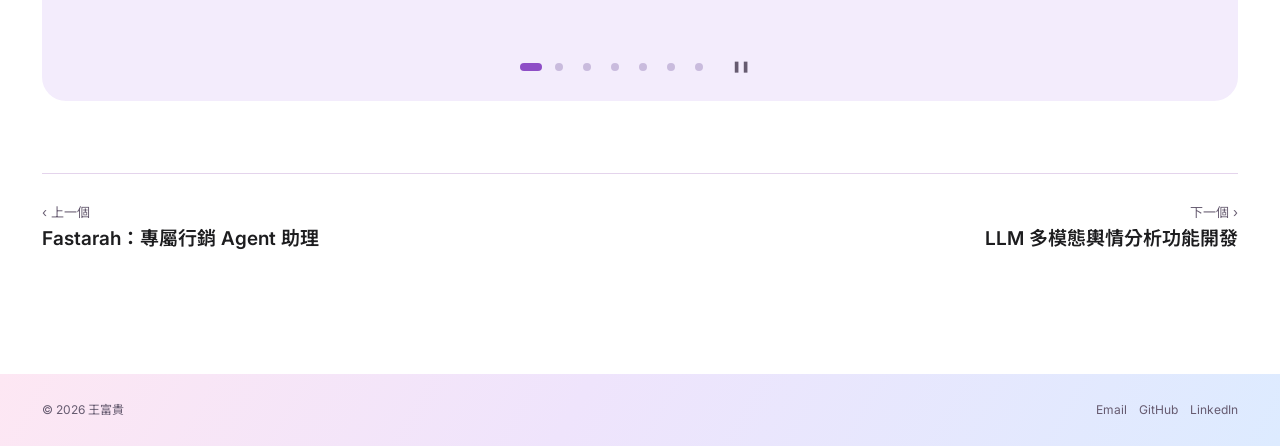
<file: project-opinion.html>
<!doctype html>
<html lang="zh-Hant" data-lang="zh">
<head>
<meta charset="utf-8">
<meta name="viewport" content="width=device-width, initial-scale=1">
<title data-zh="輿情正負面及發酵趨勢分析｜王富貴" data-en="News Sentiment & Trend Forecasting | Fu-Guei Wang">輿情正負面及發酵趨勢分析｜王富貴</title>
<meta name="description" content="王富貴（Fu-Guei Wang）的個人網頁：人工智慧、雲端運算、專案管理。Personal site of Fu-Guei Wang: AI, cloud computing and project management.">
<link rel="icon" type="image/svg+xml" href="assets/icons/coin.svg">
<link rel="preconnect" href="https://fonts.googleapis.com">
<link rel="preconnect" href="https://fonts.gstatic.com" crossorigin>
<link href="https://fonts.googleapis.com/css2?family=Inter:wght@400;600;700&family=Noto+Sans+TC:wght@400;600;700&display=swap" rel="stylesheet">
<link rel="stylesheet" href="assets/site.css?v=67">
</head>
<body>
<header class="site-header">
  <div class="bar">
    <a class="brand" href="index.html"><img class="sym sym-brand" src="assets/icons/coin.svg" alt="" width="96" height="96"><span data-l="zh">王富貴</span><span data-l="en">Fu-Guei Wang</span></a>
    <nav class="nav" id="nav" aria-label="主選單 Main"><a href="index.html"><img class="sym sym-nav" src="assets/icons/coin.svg" alt="" width="96" height="96"><span data-l="zh">個人簡介</span><span data-l="en">About</span></a><a href="certificates.html"><img class="sym sym-nav" src="assets/icons/badge.svg" alt="" width="96" height="96"><span data-l="zh">證照</span><span data-l="en">Certificates</span></a><a href="awards.html"><img class="sym sym-nav" src="assets/icons/trophy.svg" alt="" width="96" height="96"><span data-l="zh">競賽</span><span data-l="en">Awards</span></a><a href="projects.html" aria-current="page"><img class="sym sym-nav" src="assets/icons/window.svg" alt="" width="96" height="96"><span data-l="zh">專案作品</span><span data-l="en">Projects</span></a><a href="research.html"><img class="sym sym-nav" src="assets/icons/book.svg" alt="" width="96" height="96"><span data-l="zh">研究經歷</span><span data-l="en">Research</span></a><a href="experience.html"><img class="sym sym-nav" src="assets/icons/plane.svg" alt="" width="96" height="96"><span data-l="zh">特殊經歷</span><span data-l="en">Experience</span></a></nav>
    <button class="btn-quiet" type="button" data-lang-toggle aria-label="切換語言 Switch language"><span data-l="zh">EN</span><span data-l="en">中文</span></button>
    <button class="btn-quiet menu-btn" type="button" aria-controls="nav" aria-expanded="false"><span data-l="zh">選單</span><span data-l="en">Menu</span></button>
  </div>
</header>
<main>
<a class="back" href="projects.html"><span data-l="zh">所有專案</span><span data-l="en">All projects</span></a>
<div class="pd-head">
  <div class="co"><span data-l="zh">巨鷗跨界智慧創新集團 · 產學合作</span><span data-l="en">JU-OU Cross-Border Smart Innovation Group · Industry collaboration</span></div>
  <h1><span data-l="zh">輿情正負面及發酵趨勢分析</span><span data-l="en">News Sentiment & Trend Forecasting</span></h1>
  <p class="one" data-l="zh">一個會自動讀新聞的 LINE 機器人：幫政府單位判斷每則新聞是正面、負面還是中立，找出今天剛冒出來的新事件，並預測話題接下來兩天會不會繼續延燒。</p><p class="one" data-l="en">A LINE chatbot that reads the news for government agencies: it labels each article positive, negative or neutral, spots newly emerging events, and forecasts whether a topic will keep heating up over the next two days.</p>
  <div class="meta-row"><span><span data-l="zh">2024/09 ～ 2025/06</span><span data-l="en">Sep 2024 – Jun 2025</span></span><span><span data-l="zh">組長 · 6 人團隊</span><span data-l="en">Team lead · team of 6</span></span></div>
  <div class="links"><a class="btn btn-primary" href="https://youtu.be/DktU48mtKv0" rel="noopener"><span data-l="zh">觀看 Demo 影片</span><span data-l="en">Watch demo</span> ↗</a></div>
</div>
<div class="pd-layout">
  <div class="pd-main">
    <section class="pd-sec"><h2><span data-l="zh">專案介紹</span><span data-l="en">Overview</span></h2><p class="pd-intro" data-l="zh">這是一個會自動讀新聞的 LINE 機器人，幫政府單位掌握輿情。系統用同一套標準自動判斷約 4.4 萬則新聞是正面、負面還是中立，每天找出「今天才出現」的新事件，並預測話題接下來兩天會不會繼續延燒。使用者在 LINE 訂閱關心的主題，就會收到新聞數量、正負面比例與走勢預測的圖表；機器人另外提供即時新聞、即時分析、訂閱管理、主題推播、歷史資料與今日熱門事件六項功能。</p><p class="pd-intro" data-l="en">A LINE chatbot that reads the news to help government agencies track public opinion. It labels about 44,000 articles as positive, negative or neutral by one consistent standard, finds events that first appeared today, and forecasts whether a topic will keep heating up over the next two days. Users subscribe to topics in LINE and receive charts of news volume, sentiment mix and the forecast; the bot also offers six features: latest news, instant analysis, subscriptions, scheduled pushes, history and today’s hot events.</p></section>
    <section class="pd-sec"><h2><span data-l="zh">我負責的部分</span><span data-l="en">My role</span></h2><p class="pd-intro" data-l="zh">政府單位要掌握輿情，原本得靠人工一篇一篇讀新聞，量大、標準不容易一致，也很難提早發現新事件。我擔任 6 人團隊的組長，在 36 週內帶團隊做出能判斷正負面、找出新事件並預測趨勢的系統。</p><p class="pd-intro" data-l="en">Agencies tracking public opinion relied on people reading articles one by one: high volume, inconsistent standards and little chance of spotting new events early. As lead of a six-person team, I delivered a system in 36 weeks that labels sentiment, detects new events and forecasts trends.</p><h3 class="sub"><span data-l="zh">具體貢獻</span><span data-l="en">What I did</span></h3><ol class="contrib"><li><h3><span data-l="zh">專案管理與架構設計</span><span data-l="en">Project management and architecture</span></h3><p data-l="zh">負責 36 週的專案管理，並設計整體功能架構。</p><p data-l="en">Ran project management over 36 weeks and designed the overall architecture.</p></li><li><h3><span data-l="zh">正負面判斷的提示詞設計</span><span data-l="en">Prompt design for sentiment</span></h3><p data-l="zh">設計讓 Claude 判斷新聞正負面的提示詞，包含角色設定、逐步推理、範例與輸出格式限制，用來自動標記約 4.4 萬則新聞。</p><p data-l="en">Designed the prompt Claude used to judge sentiment (role, step-by-step reasoning, an example, strict output format), which labeled about 44,000 articles automatically.</p></li><li><h3><span data-l="zh">事件分群與趨勢預測模型</span><span data-l="en">Event clustering and forecasting</span></h3><p data-l="zh">訓練 HDBSCAN 事件分群與 Prophet 預測模型，完成「今天才出現的新事件」洞察與未來兩天的發酵趨勢預測。</p><p data-l="en">Built the HDBSCAN event clustering and Prophet forecasting behind new-event detection and the two-day trend forecast.</p></li></ol><h3 class="sub"><span data-l="zh">成果</span><span data-l="en">Outcome</span></h3><div class="kpis"><div><b>36</b><span><span data-l="zh">週內完成並交付系統</span><span data-l="en">weeks to deliver the system</span></span></div><div><b>4.4 萬</b><span><span data-l="zh">則新聞自動標記正負面</span><span data-l="en">articles labeled by sentiment (~44,000)</span></span></div><div><b>6</b><span><span data-l="zh">項 LINE 機器人功能</span><span data-l="en">chatbot features delivered</span></span></div></div></section>
  </div>
  <aside class="pd-side">
    <div class="gh-box"><h2><span data-l="zh">程式語言</span><span data-l="en">Languages</span></h2><div class="gh-bar" aria-hidden="true"><span style="width:57.9%;background:#3572A5"></span><span style="width:42.1%;background:#DA5B0B"></span></div><ul class="gh-list"><li><i style="background:#3572A5"></i><b>Python</b><span>57.9%</span></li><li><i style="background:#DA5B0B"></i><b>Jupyter Notebook</b><span>42.1%</span></li></ul><p class="gh-note"><span data-l="zh">依程式碼檔案大小計算，不含第三方與打包檔案</span><span data-l="en">By source file size, excluding third-party and bundled files</span></p></div>
    <div class="card tech-card"><h2><span data-l="zh">使用技術</span><span data-l="en">Tech stack</span></h2><ul class="tags"><li>Claude 3.5 Sonnet</li><li>Prompt Engineering</li><li>BERT</li><li>HDBSCAN</li><li>Prophet</li><li>LINE Messaging API</li><li>Flask</li><li>PostgreSQL</li><li>AWS Bedrock</li></ul></div>
  </aside>
</div>
<section class="pd-sec"><h2><span data-l="zh">架構圖</span><span data-l="en">Architecture diagrams</span></h2><div class="gallery single"><figure><button class="shot" type="button" aria-label="System architecture: data collection, sentiment labeling and trend analysis, delivered through six LINE bot features"><img src="assets/projects/opinion-arch.png" alt="System architecture: data collection, sentiment labeling and trend analysis, delivered through six LINE bot features" loading="lazy"></button><figcaption><span data-l="zh">系統架構：資料蒐集、正負面判斷、輿情發酵趨勢分析，最後由 LINE 機器人提供六項功能</span><span data-l="en">System architecture: data collection, sentiment labeling and trend analysis, delivered through six LINE bot features</span></figcaption></figure></div></section><section class="pd-sec"><h2><span data-l="zh">系統畫面</span><span data-l="en">Screens</span></h2><div class="carousel phone" data-carousel>
  <div class="car-view"><ul class="car-track"><li class="car-slide" aria-label="1 / 7"><figure><button class="shot" type="button" aria-label="Welcome message: a guide to the six features after adding the bot"><img src="assets/projects/opinion-s1.jpg?v=2" alt="Welcome message: a guide to the six features after adding the bot" loading="lazy"></button><figcaption><span data-l="zh">歡迎訊息：加入好友後說明六項功能</span><span data-l="en">Welcome message: a guide to the six features after adding the bot</span></figcaption></figure></li><li class="car-slide" aria-label="2 / 7"><figure><button class="shot" type="button" aria-label="Manage subscriptions: type a keyword to follow a topic"><img src="assets/projects/opinion-s2.jpg" alt="Manage subscriptions: type a keyword to follow a topic" loading="lazy"></button><figcaption><span data-l="zh">管理我的訂閱：輸入關鍵字就能訂閱主題</span><span data-l="en">Manage subscriptions: type a keyword to follow a topic</span></figcaption></figure></li><li class="car-slide" aria-label="3 / 7"><figure><button class="shot" type="button" aria-label="Latest news: the newest articles for each subscribed topic"><img src="assets/projects/opinion-s3.jpg" alt="Latest news: the newest articles for each subscribed topic" loading="lazy"></button><figcaption><span data-l="zh">即時新聞：依訂閱主題送上最新新聞</span><span data-l="en">Latest news: the newest articles for each subscribed topic</span></figcaption></figure></li><li class="car-slide" aria-label="4 / 7"><figure><button class="shot" type="button" aria-label="Instant analysis: news volume, sentiment mix and a two-day forecast"><img src="assets/projects/opinion-s4.jpg" alt="Instant analysis: news volume, sentiment mix and a two-day forecast" loading="lazy"></button><figcaption><span data-l="zh">即時分析：新聞數量、正負面比例與未來兩天的走勢預測</span><span data-l="en">Instant analysis: news volume, sentiment mix and a two-day forecast</span></figcaption></figure></li><li class="car-slide" aria-label="5 / 7"><figure><button class="shot" type="button" aria-label="Scheduled pushes: pick a time to receive updates on chosen topics"><img src="assets/projects/opinion-s5.jpg" alt="Scheduled pushes: pick a time to receive updates on chosen topics" loading="lazy"></button><figcaption><span data-l="zh">主題式推播：設定時間，定時收到訂閱主題的資訊</span><span data-l="en">Scheduled pushes: pick a time to receive updates on chosen topics</span></figcaption></figure></li><li class="car-slide" aria-label="6 / 7"><figure><button class="shot" type="button" aria-label="History: news on a topic from the past seven days"><img src="assets/projects/opinion-s6.jpg" alt="History: news on a topic from the past seven days" loading="lazy"></button><figcaption><span data-l="zh">歷史資料：查看過去七天內指定主題的新聞</span><span data-l="en">History: news on a topic from the past seven days</span></figcaption></figure></li><li class="car-slide" aria-label="7 / 7"><figure><button class="shot" type="button" aria-label="Today’s hot events: the day’s trending keyword, found automatically"><img src="assets/projects/opinion-s7.jpg" alt="Today’s hot events: the day’s trending keyword, found automatically" loading="lazy"></button><figcaption><span data-l="zh">今日熱門事件：自動找出今天的熱門關鍵字</span><span data-l="en">Today’s hot events: the day’s trending keyword, found automatically</span></figcaption></figure></li></ul>
  <button type="button" class="car-btn prev" aria-label="上一張 Previous">‹</button>
  <button type="button" class="car-btn next" aria-label="下一張 Next">›</button></div>
  <div class="car-foot"><div class="car-dots"><button type="button" class="car-dot" aria-label="第 1 張 Slide 1"></button><button type="button" class="car-dot" aria-label="第 2 張 Slide 2"></button><button type="button" class="car-dot" aria-label="第 3 張 Slide 3"></button><button type="button" class="car-dot" aria-label="第 4 張 Slide 4"></button><button type="button" class="car-dot" aria-label="第 5 張 Slide 5"></button><button type="button" class="car-dot" aria-label="第 6 張 Slide 6"></button><button type="button" class="car-dot" aria-label="第 7 張 Slide 7"></button></div><button type="button" class="car-play" aria-label="暫停或播放 Pause or play"><span class="i-pause">❚❚</span><span class="i-play">▶</span></button></div>
</div></section>
<nav class="pager" aria-label="其他專案 More projects"><a href="project-fastarah.html"><small>‹ <span data-l="zh">上一個</span><span data-l="en">Previous</span></small><span data-l="zh">Fastarah：專屬行銷 Agent 助理</span><span data-l="en">Fastarah: Marketing Agent Assistants</span></a><a href="project-whisper.html"><small><span data-l="zh">下一個</span><span data-l="en">Next</span> ›</small><span data-l="zh">LLM 多模態輿情分析功能開發</span><span data-l="en">LLM-Powered Broadcast News Monitoring</span></a></nav>
</main>
<footer>
  <div class="bar">
    <span style="margin-right:auto">© 2026 <span data-l="zh">王富貴</span><span data-l="en">Fu-Guei Wang</span></span>
    <a href="mailto:kay0900222961@gmail.com">Email</a>
    <a href="https://github.com/wangfuguie" rel="noopener">GitHub</a>
    <a href="https://www.linkedin.com/in/fuguei-wang" rel="noopener">LinkedIn</a>
  </div>
</footer>
<dialog class="lb" id="lb"><img alt=""><form method="dialog"><button class="btn-quiet"><span data-l="zh">關閉</span><span data-l="en">Close</span></button></form></dialog>
<script src="assets/site.js?v=67"></script>
<script src="assets/fx.js?v=67" defer></script>
</body>
</html>
</file>
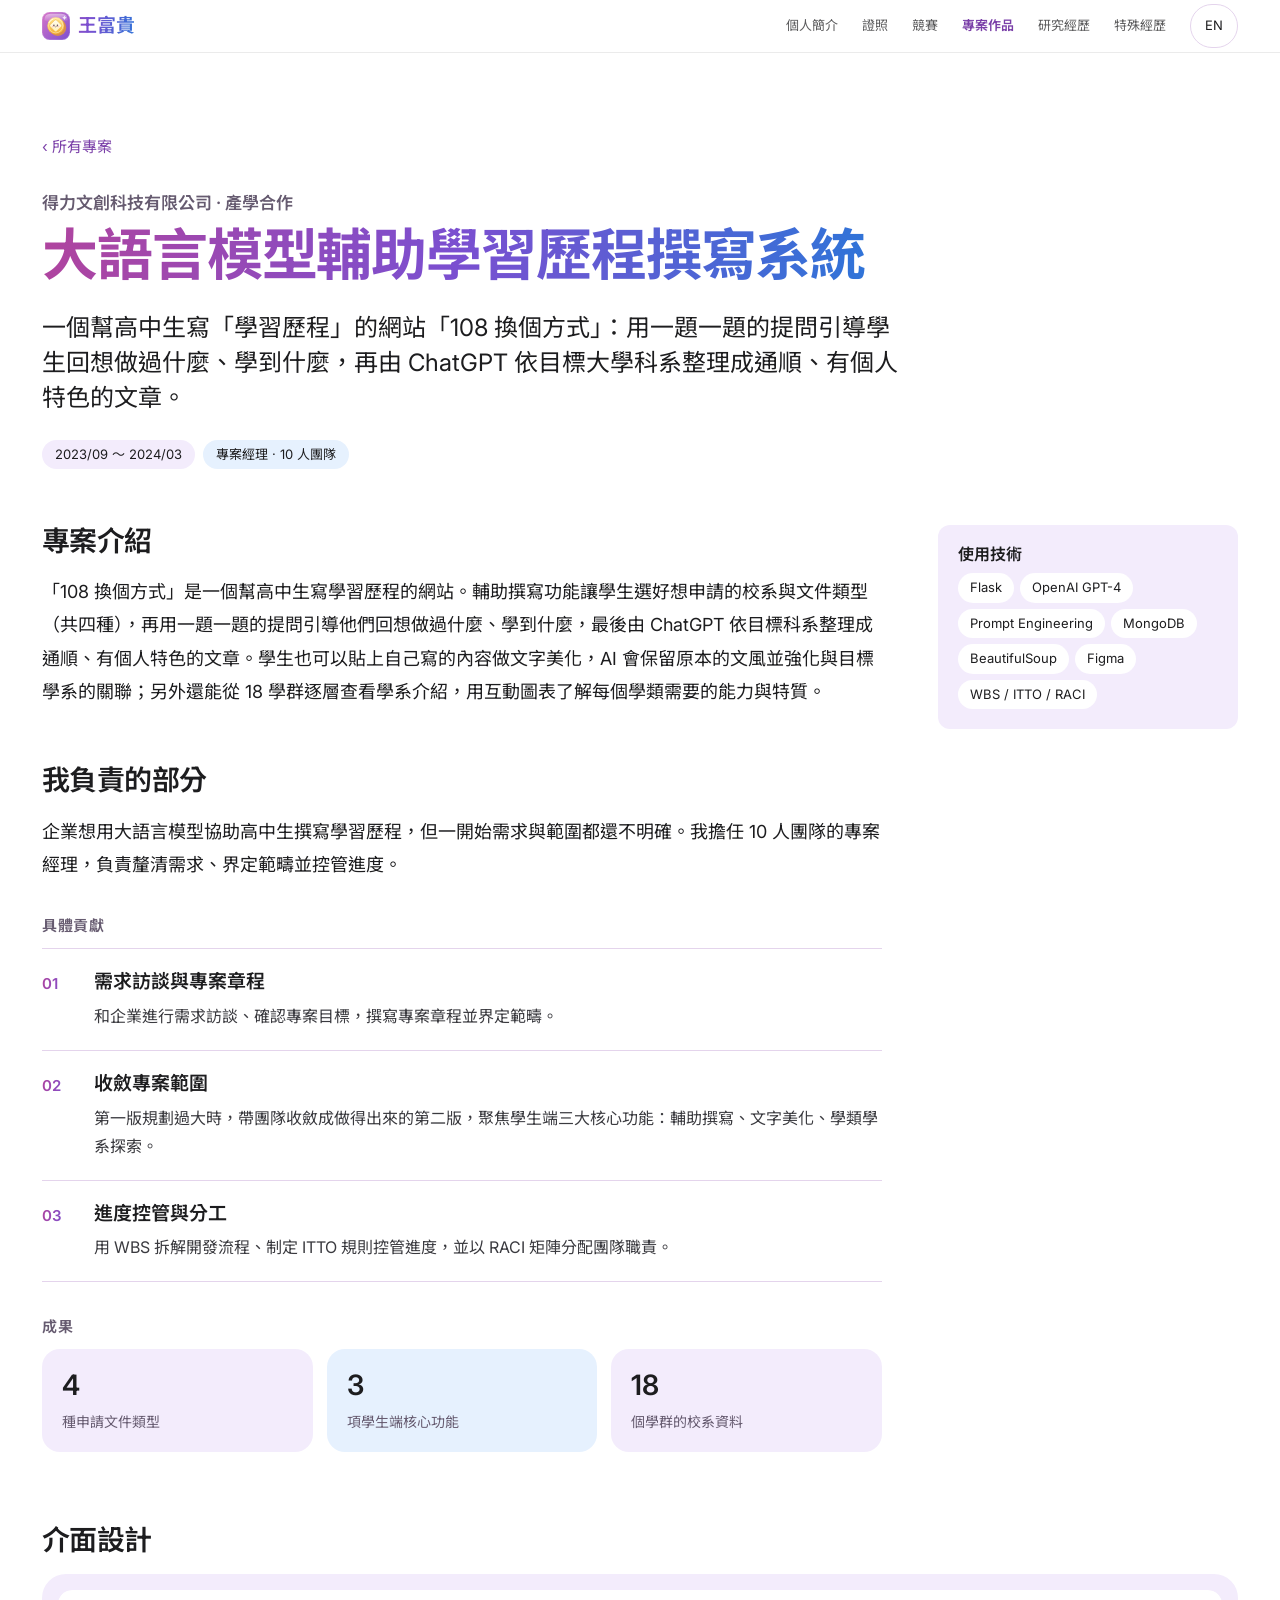
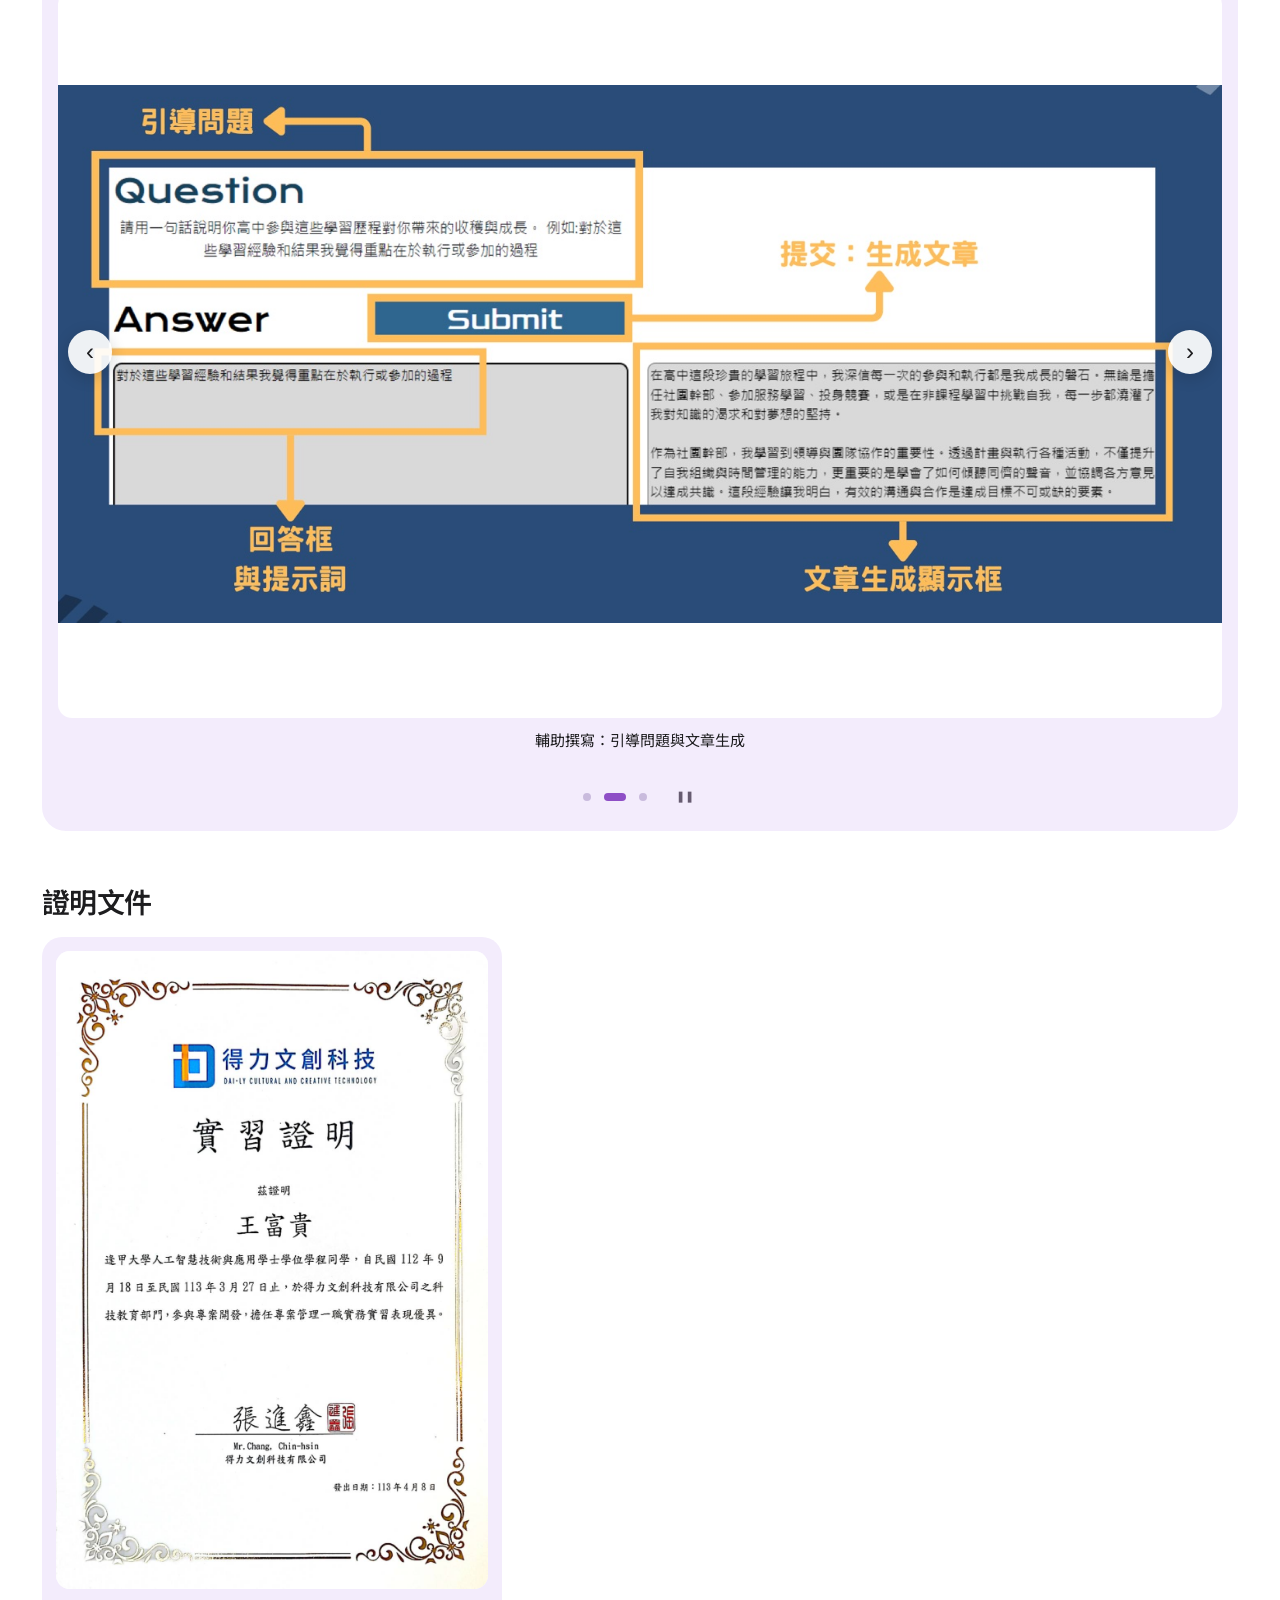
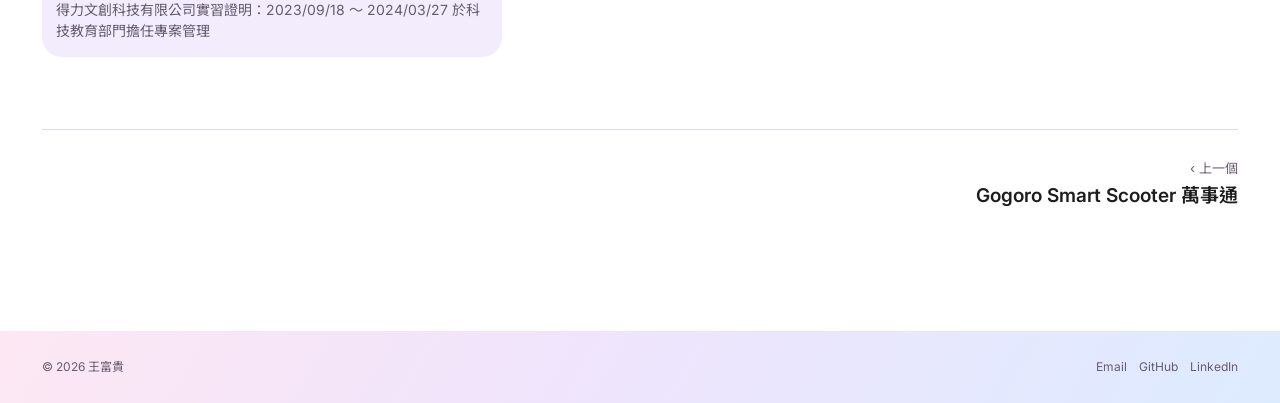
<file: project-portfolio108.html>
<!doctype html>
<html lang="zh-Hant" data-lang="zh">
<head>
<meta charset="utf-8">
<meta name="viewport" content="width=device-width, initial-scale=1">
<title data-zh="大語言模型輔助學習歷程撰寫系統｜王富貴" data-en="LLM-Assisted Learning Portfolio Writing System | Fu-Guei Wang">大語言模型輔助學習歷程撰寫系統｜王富貴</title>
<meta name="description" content="王富貴（Fu-Guei Wang）的個人網頁：人工智慧、雲端運算、專案管理。Personal site of Fu-Guei Wang: AI, cloud computing and project management.">
<link rel="icon" type="image/svg+xml" href="assets/icons/coin.svg">
<link rel="preconnect" href="https://fonts.googleapis.com">
<link rel="preconnect" href="https://fonts.gstatic.com" crossorigin>
<link href="https://fonts.googleapis.com/css2?family=Inter:wght@400;600;700&family=Noto+Sans+TC:wght@400;600;700&display=swap" rel="stylesheet">
<link rel="stylesheet" href="assets/site.css?v=67">
</head>
<body>
<header class="site-header">
  <div class="bar">
    <a class="brand" href="index.html"><img class="sym sym-brand" src="assets/icons/coin.svg" alt="" width="96" height="96"><span data-l="zh">王富貴</span><span data-l="en">Fu-Guei Wang</span></a>
    <nav class="nav" id="nav" aria-label="主選單 Main"><a href="index.html"><img class="sym sym-nav" src="assets/icons/coin.svg" alt="" width="96" height="96"><span data-l="zh">個人簡介</span><span data-l="en">About</span></a><a href="certificates.html"><img class="sym sym-nav" src="assets/icons/badge.svg" alt="" width="96" height="96"><span data-l="zh">證照</span><span data-l="en">Certificates</span></a><a href="awards.html"><img class="sym sym-nav" src="assets/icons/trophy.svg" alt="" width="96" height="96"><span data-l="zh">競賽</span><span data-l="en">Awards</span></a><a href="projects.html" aria-current="page"><img class="sym sym-nav" src="assets/icons/window.svg" alt="" width="96" height="96"><span data-l="zh">專案作品</span><span data-l="en">Projects</span></a><a href="research.html"><img class="sym sym-nav" src="assets/icons/book.svg" alt="" width="96" height="96"><span data-l="zh">研究經歷</span><span data-l="en">Research</span></a><a href="experience.html"><img class="sym sym-nav" src="assets/icons/plane.svg" alt="" width="96" height="96"><span data-l="zh">特殊經歷</span><span data-l="en">Experience</span></a></nav>
    <button class="btn-quiet" type="button" data-lang-toggle aria-label="切換語言 Switch language"><span data-l="zh">EN</span><span data-l="en">中文</span></button>
    <button class="btn-quiet menu-btn" type="button" aria-controls="nav" aria-expanded="false"><span data-l="zh">選單</span><span data-l="en">Menu</span></button>
  </div>
</header>
<main>
<a class="back" href="projects.html"><span data-l="zh">所有專案</span><span data-l="en">All projects</span></a>
<div class="pd-head">
  <div class="co"><span data-l="zh">得力文創科技有限公司 · 產學合作</span><span data-l="en">Dai-Ly Cultural and Creative Technology Co., Ltd. · Industry collaboration</span></div>
  <h1><span data-l="zh">大語言模型輔助學習歷程撰寫系統</span><span data-l="en">LLM-Assisted Learning Portfolio Writing System</span></h1>
  <p class="one" data-l="zh">一個幫高中生寫「學習歷程」的網站「108 換個方式」：用一題一題的提問引導學生回想做過什麼、學到什麼，再由 ChatGPT 依目標大學科系整理成通順、有個人特色的文章。</p><p class="one" data-l="en">“108 Another Way”, a website that helps high-school students write their university-application learning portfolio: guiding questions draw out what they did and learned, then ChatGPT turns the answers into a polished essay tailored to the target department.</p>
  <div class="meta-row"><span><span data-l="zh">2023/09 ～ 2024/03</span><span data-l="en">Sep 2023 – Mar 2024</span></span><span><span data-l="zh">專案經理 · 10 人團隊</span><span data-l="en">Project manager · team of 10</span></span></div>
  
</div>
<div class="pd-layout">
  <div class="pd-main">
    <section class="pd-sec"><h2><span data-l="zh">專案介紹</span><span data-l="en">Overview</span></h2><p class="pd-intro" data-l="zh">「108 換個方式」是一個幫高中生寫學習歷程的網站。輔助撰寫功能讓學生選好想申請的校系與文件類型（共四種），再用一題一題的提問引導他們回想做過什麼、學到什麼，最後由 ChatGPT 依目標科系整理成通順、有個人特色的文章。學生也可以貼上自己寫的內容做文字美化，AI 會保留原本的文風並強化與目標學系的關聯；另外還能從 18 學群逐層查看學系介紹，用互動圖表了解每個學類需要的能力與特質。</p><p class="pd-intro" data-l="en">“108 Another Way” is a website that helps high-school students write their learning portfolio for university applications. In guided writing, students pick a target department and one of four document types, answer step-by-step questions about what they did and learned, and ChatGPT turns the answers into a polished, personal essay tailored to that department. They can also paste their own draft for polishing, which keeps their voice while strengthening the link to the target department, and browse from 18 academic clusters down to departments with an interactive chart of the abilities each field looks for.</p></section>
    <section class="pd-sec"><h2><span data-l="zh">我負責的部分</span><span data-l="en">My role</span></h2><p class="pd-intro" data-l="zh">企業想用大語言模型協助高中生撰寫學習歷程，但一開始需求與範圍都還不明確。我擔任 10 人團隊的專案經理，負責釐清需求、界定範疇並控管進度。</p><p class="pd-intro" data-l="en">The company wanted to use large language models to help high-school students write their portfolios, but requirements and scope were unclear at the start. As project manager of a ten-person team, I was responsible for clarifying requirements, defining scope and controlling progress.</p><h3 class="sub"><span data-l="zh">具體貢獻</span><span data-l="en">What I did</span></h3><ol class="contrib"><li><h3><span data-l="zh">需求訪談與專案章程</span><span data-l="en">Requirements and project charter</span></h3><p data-l="zh">和企業進行需求訪談、確認專案目標，撰寫專案章程並界定範疇。</p><p data-l="en">Ran requirement interviews with the company, confirmed goals, wrote the project charter and defined scope.</p></li><li><h3><span data-l="zh">收斂專案範圍</span><span data-l="en">Cutting scope</span></h3><p data-l="zh">第一版規劃過大時，帶團隊收斂成做得出來的第二版，聚焦學生端三大核心功能：輔助撰寫、文字美化、學類學系探索。</p><p data-l="en">When the first plan proved too ambitious, led the team to a buildable second version focused on three student features: guided writing, text polishing and the department explorer.</p></li><li><h3><span data-l="zh">進度控管與分工</span><span data-l="en">Schedule control and responsibilities</span></h3><p data-l="zh">用 WBS 拆解開發流程、制定 ITTO 規則控管進度，並以 RACI 矩陣分配團隊職責。</p><p data-l="en">Broke the work down with a WBS, controlled execution with ITTO rules and assigned responsibilities with a RACI matrix.</p></li></ol><h3 class="sub"><span data-l="zh">成果</span><span data-l="en">Outcome</span></h3><div class="kpis"><div><b>4</b><span><span data-l="zh">種申請文件類型</span><span data-l="en">application document types</span></span></div><div><b>3</b><span><span data-l="zh">項學生端核心功能</span><span data-l="en">core student features</span></span></div><div><b>18</b><span><span data-l="zh">個學群的校系資料</span><span data-l="en">academic clusters covered</span></span></div></div></section>
  </div>
  <aside class="pd-side">
    
    <div class="card tech-card"><h2><span data-l="zh">使用技術</span><span data-l="en">Tech stack</span></h2><ul class="tags"><li>Flask</li><li>OpenAI GPT-4</li><li>Prompt Engineering</li><li>MongoDB</li><li>BeautifulSoup</li><li>Figma</li><li>WBS / ITTO / RACI</li></ul></div>
  </aside>
</div>
<section class="pd-sec"><h2><span data-l="zh">介面設計</span><span data-l="en">Interface design</span></h2><div class="carousel" data-carousel>
  <div class="car-view"><ul class="car-track"><li class="car-slide" aria-label="1 / 3"><figure><button class="shot" type="button" aria-label="Home: welcome screen and feature menu"><img src="assets/projects/p108-home.jpg" alt="Home: welcome screen and feature menu" loading="lazy"></button><figcaption><span data-l="zh">主頁：歡迎畫面與功能選單</span><span data-l="en">Home: welcome screen and feature menu</span></figcaption></figure></li><li class="car-slide" aria-label="2 / 3"><figure><button class="shot" type="button" aria-label="Guided writing: questions and generated essay"><img src="assets/projects/p108-write.jpg" alt="Guided writing: questions and generated essay" loading="lazy"></button><figcaption><span data-l="zh">輔助撰寫：引導問題與文章生成</span><span data-l="en">Guided writing: questions and generated essay</span></figcaption></figure></li><li class="car-slide" aria-label="3 / 3"><figure><button class="shot" type="button" aria-label="Department explorer: abilities chart and watch list"><img src="assets/projects/p108-dept.jpg" alt="Department explorer: abilities chart and watch list" loading="lazy"></button><figcaption><span data-l="zh">學類學系探索：能力圓餅圖與關注清單</span><span data-l="en">Department explorer: abilities chart and watch list</span></figcaption></figure></li></ul>
  <button type="button" class="car-btn prev" aria-label="上一張 Previous">‹</button>
  <button type="button" class="car-btn next" aria-label="下一張 Next">›</button></div>
  <div class="car-foot"><div class="car-dots"><button type="button" class="car-dot" aria-label="第 1 張 Slide 1"></button><button type="button" class="car-dot" aria-label="第 2 張 Slide 2"></button><button type="button" class="car-dot" aria-label="第 3 張 Slide 3"></button></div><button type="button" class="car-play" aria-label="暫停或播放 Pause or play"><span class="i-pause">❚❚</span><span class="i-play">▶</span></button></div>
</div></section><section class="pd-sec proof"><h2><span data-l="zh">證明文件</span><span data-l="en">Certificate</span></h2><div class="gallery single"><figure><button class="shot" type="button" aria-label="Internship certificate from Dai-Ly Cultural and Creative Technology: project management in the Technology Education department, 18 Sep 2023 – 27 Mar 2024"><img src="assets/projects/p108-cert.jpg" alt="Internship certificate from Dai-Ly Cultural and Creative Technology: project management in the Technology Education department, 18 Sep 2023 – 27 Mar 2024" loading="lazy"></button><figcaption><span data-l="zh">得力文創科技有限公司實習證明：2023/09/18 ～ 2024/03/27 於科技教育部門擔任專案管理</span><span data-l="en">Internship certificate from Dai-Ly Cultural and Creative Technology: project management in the Technology Education department, 18 Sep 2023 – 27 Mar 2024</span></figcaption></figure></div></section>
<nav class="pager" aria-label="其他專案 More projects"><a href="project-gss.html"><small>‹ <span data-l="zh">上一個</span><span data-l="en">Previous</span></small><span data-l="zh">Gogoro Smart Scooter 萬事通</span><span data-l="en">Gogoro Smart Scooter Assistant</span></a></nav>
</main>
<footer>
  <div class="bar">
    <span style="margin-right:auto">© 2026 <span data-l="zh">王富貴</span><span data-l="en">Fu-Guei Wang</span></span>
    <a href="mailto:kay0900222961@gmail.com">Email</a>
    <a href="https://github.com/wangfuguie" rel="noopener">GitHub</a>
    <a href="https://www.linkedin.com/in/fuguei-wang" rel="noopener">LinkedIn</a>
  </div>
</footer>
<dialog class="lb" id="lb"><img alt=""><form method="dialog"><button class="btn-quiet"><span data-l="zh">關閉</span><span data-l="en">Close</span></button></form></dialog>
<script src="assets/site.js?v=67"></script>
<script src="assets/fx.js?v=67" defer></script>
</body>
</html>
</file>
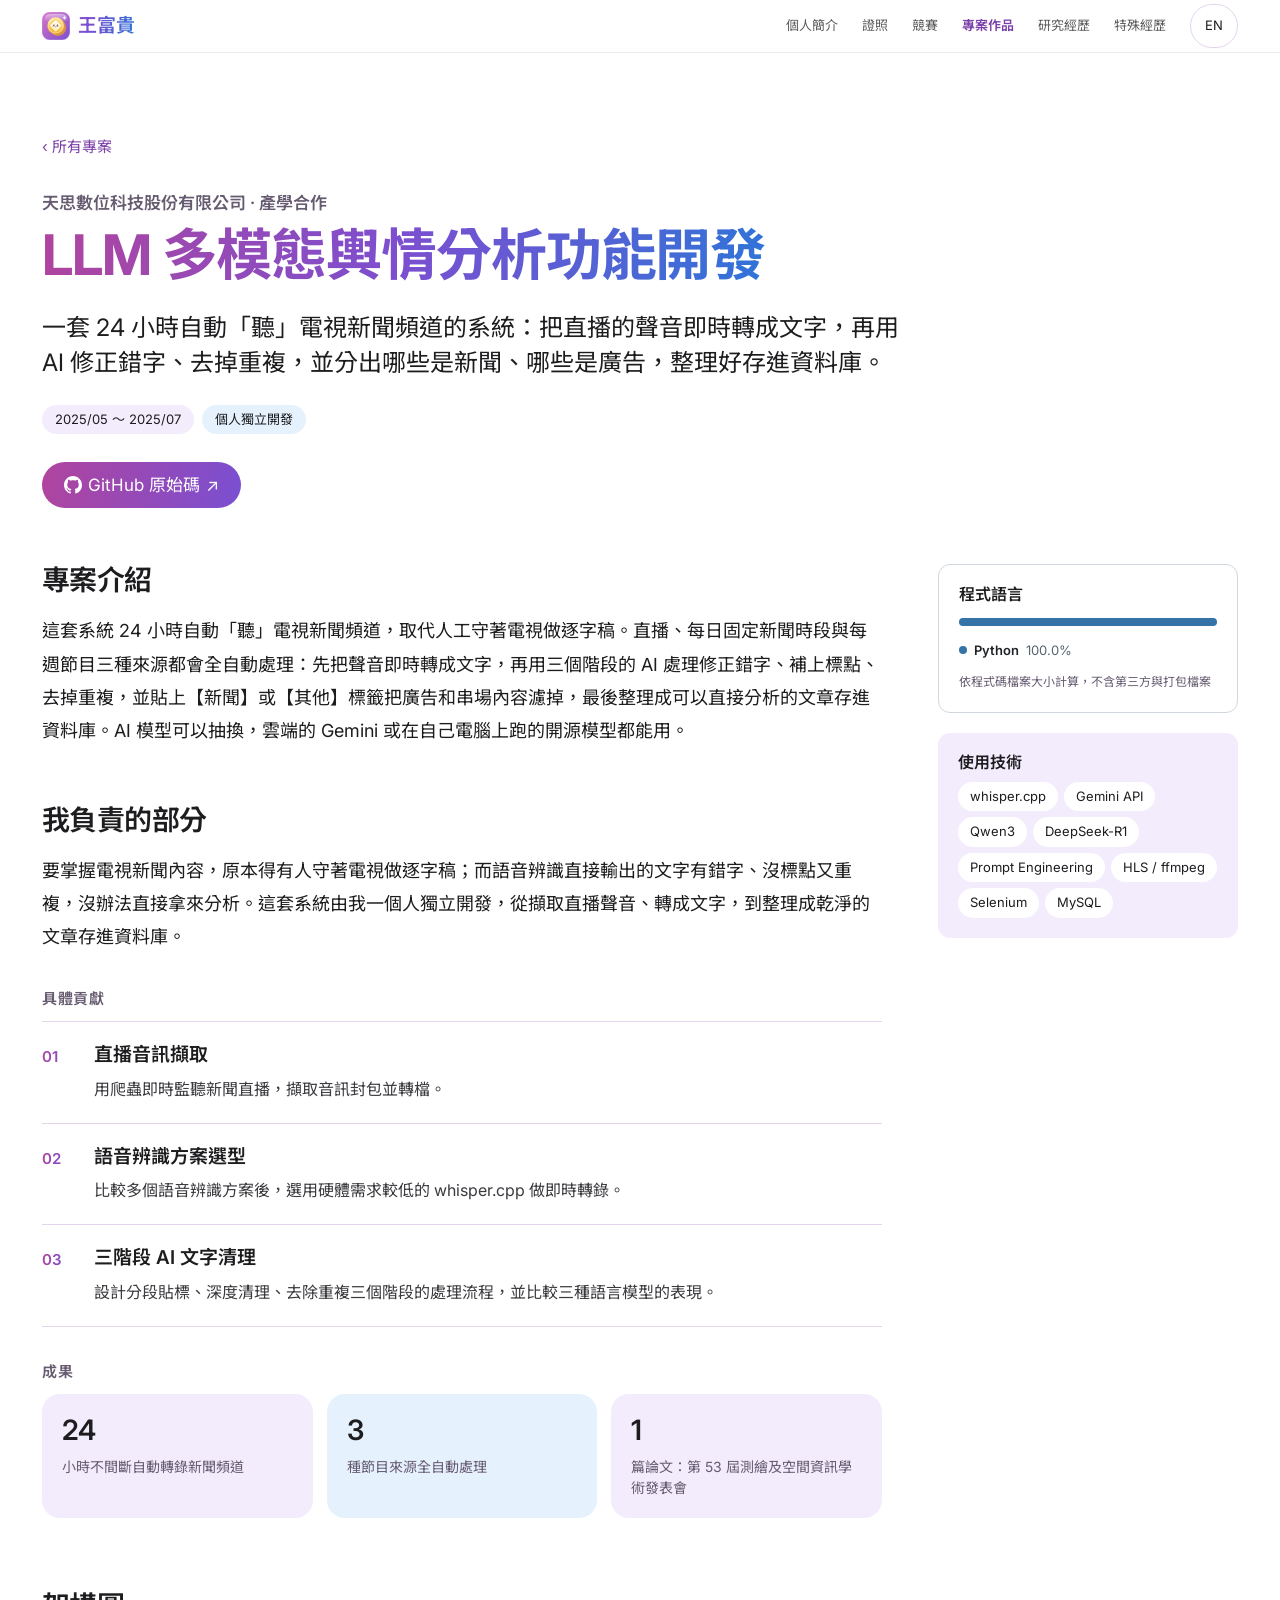
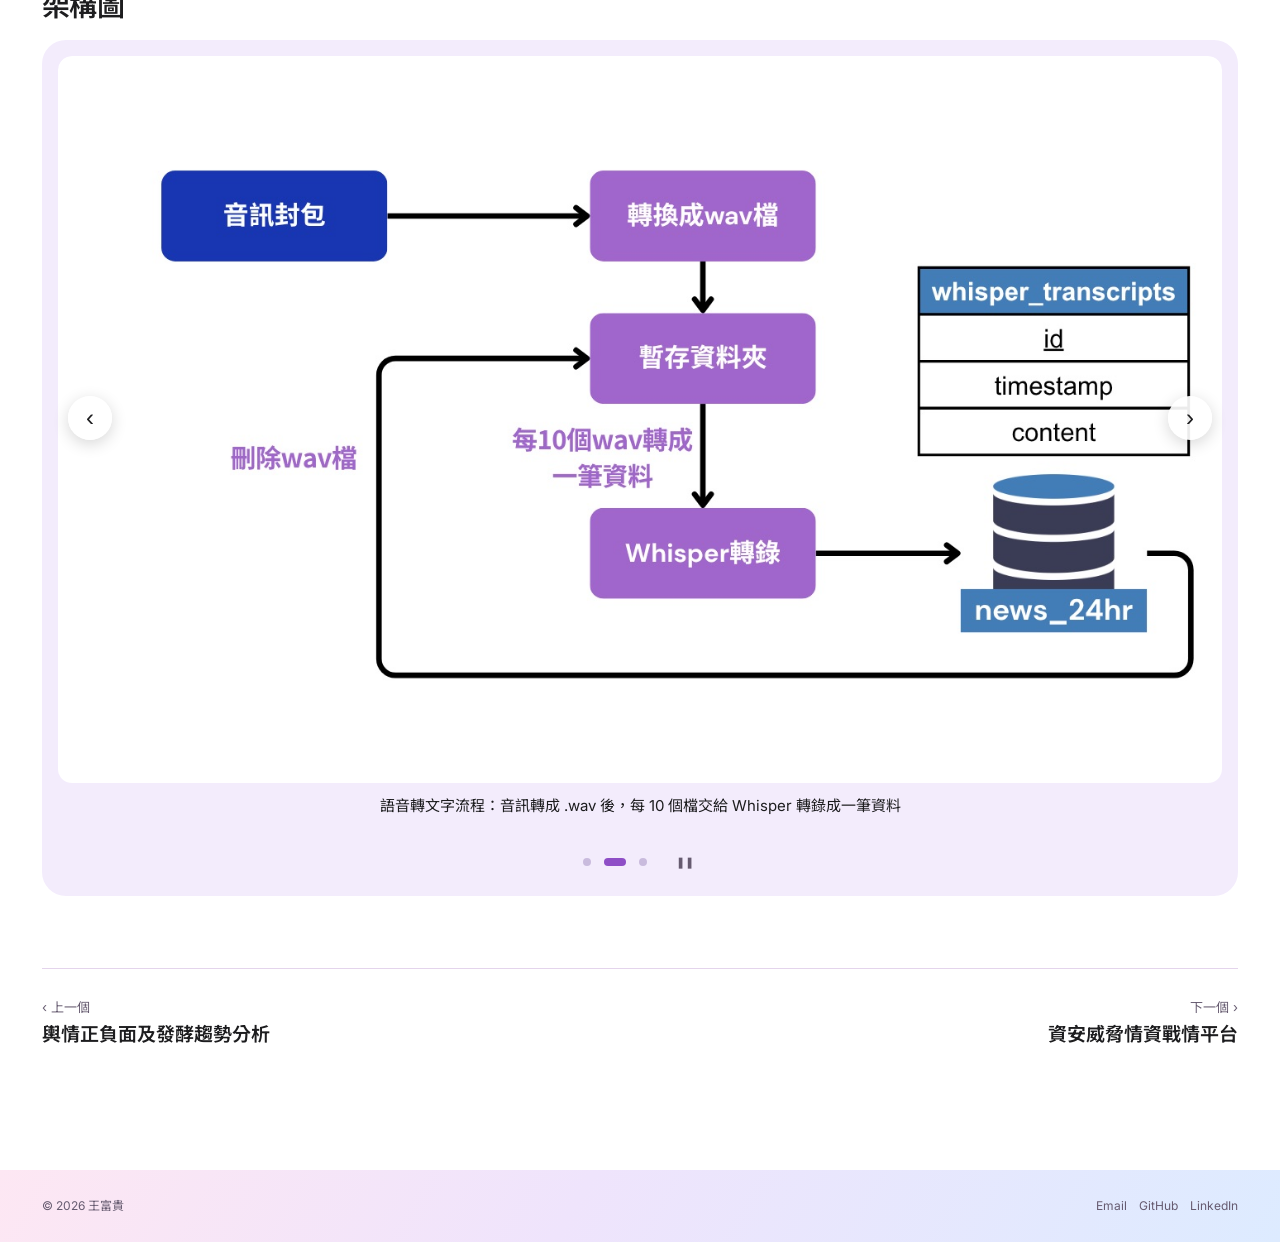
<file: project-whisper.html>
<!doctype html>
<html lang="zh-Hant" data-lang="zh">
<head>
<meta charset="utf-8">
<meta name="viewport" content="width=device-width, initial-scale=1">
<title data-zh="LLM 多模態輿情分析功能開發｜王富貴" data-en="LLM-Powered Broadcast News Monitoring | Fu-Guei Wang">LLM 多模態輿情分析功能開發｜王富貴</title>
<meta name="description" content="王富貴（Fu-Guei Wang）的個人網頁：人工智慧、雲端運算、專案管理。Personal site of Fu-Guei Wang: AI, cloud computing and project management.">
<link rel="icon" type="image/svg+xml" href="assets/icons/coin.svg">
<link rel="preconnect" href="https://fonts.googleapis.com">
<link rel="preconnect" href="https://fonts.gstatic.com" crossorigin>
<link href="https://fonts.googleapis.com/css2?family=Inter:wght@400;600;700&family=Noto+Sans+TC:wght@400;600;700&display=swap" rel="stylesheet">
<link rel="stylesheet" href="assets/site.css?v=67">
</head>
<body>
<header class="site-header">
  <div class="bar">
    <a class="brand" href="index.html"><img class="sym sym-brand" src="assets/icons/coin.svg" alt="" width="96" height="96"><span data-l="zh">王富貴</span><span data-l="en">Fu-Guei Wang</span></a>
    <nav class="nav" id="nav" aria-label="主選單 Main"><a href="index.html"><img class="sym sym-nav" src="assets/icons/coin.svg" alt="" width="96" height="96"><span data-l="zh">個人簡介</span><span data-l="en">About</span></a><a href="certificates.html"><img class="sym sym-nav" src="assets/icons/badge.svg" alt="" width="96" height="96"><span data-l="zh">證照</span><span data-l="en">Certificates</span></a><a href="awards.html"><img class="sym sym-nav" src="assets/icons/trophy.svg" alt="" width="96" height="96"><span data-l="zh">競賽</span><span data-l="en">Awards</span></a><a href="projects.html" aria-current="page"><img class="sym sym-nav" src="assets/icons/window.svg" alt="" width="96" height="96"><span data-l="zh">專案作品</span><span data-l="en">Projects</span></a><a href="research.html"><img class="sym sym-nav" src="assets/icons/book.svg" alt="" width="96" height="96"><span data-l="zh">研究經歷</span><span data-l="en">Research</span></a><a href="experience.html"><img class="sym sym-nav" src="assets/icons/plane.svg" alt="" width="96" height="96"><span data-l="zh">特殊經歷</span><span data-l="en">Experience</span></a></nav>
    <button class="btn-quiet" type="button" data-lang-toggle aria-label="切換語言 Switch language"><span data-l="zh">EN</span><span data-l="en">中文</span></button>
    <button class="btn-quiet menu-btn" type="button" aria-controls="nav" aria-expanded="false"><span data-l="zh">選單</span><span data-l="en">Menu</span></button>
  </div>
</header>
<main>
<a class="back" href="projects.html"><span data-l="zh">所有專案</span><span data-l="en">All projects</span></a>
<div class="pd-head">
  <div class="co"><span data-l="zh">天思數位科技股份有限公司 · 產學合作</span><span data-l="en">Tensei Digital Technology Co. · Industry collaboration</span></div>
  <h1><span data-l="zh">LLM 多模態輿情分析功能開發</span><span data-l="en">LLM-Powered Broadcast News Monitoring</span></h1>
  <p class="one" data-l="zh">一套 24 小時自動「聽」電視新聞頻道的系統：把直播的聲音即時轉成文字，再用 AI 修正錯字、去掉重複，並分出哪些是新聞、哪些是廣告，整理好存進資料庫。</p><p class="one" data-l="en">A system that “listens” to a TV news channel around the clock: it turns live audio into text in near real time, then uses AI to fix errors, remove duplicates and separate news from ads before storing the result.</p>
  <div class="meta-row"><span><span data-l="zh">2025/05 ～ 2025/07</span><span data-l="en">May – Jul 2025</span></span><span><span data-l="zh">個人獨立開發</span><span data-l="en">Solo developer</span></span></div>
  <div class="links"><a class="btn btn-primary" href="https://github.com/wangfuguie/whisper-opinion-monitor" rel="noopener"><svg class="gh-ico" viewBox="0 0 16 16" width="18" height="18" aria-hidden="true" focusable="false"><path fill="currentColor" d="M8 0C3.58 0 0 3.58 0 8c0 3.54 2.29 6.53 5.47 7.59.4.07.55-.17.55-.38 0-.19-.01-.82-.01-1.49-2.01.37-2.53-.49-2.69-.94-.09-.23-.48-.94-.82-1.13-.28-.15-.68-.52-.01-.53.63-.01 1.08.58 1.23.82.72 1.21 1.87.87 2.33.66.07-.52.28-.87.51-1.07-1.78-.2-3.64-.89-3.64-3.95 0-.87.31-1.59.82-2.15-.08-.2-.36-1.02.08-2.12 0 0 .67-.21 2.2.82.64-.18 1.32-.27 2-.27s1.36.09 2 .27c1.53-1.04 2.2-.82 2.2-.82.44 1.1.16 1.92.08 2.12.51.56.82 1.27.82 2.15 0 3.07-1.87 3.75-3.65 3.95.29.25.54.73.54 1.48 0 1.07-.01 1.93-.01 2.2 0 .21.15.46.55.38A8.01 8.01 0 0 0 16 8c0-4.42-3.58-8-8-8z"/></svg><span data-l="zh">GitHub 原始碼</span><span data-l="en">Source on GitHub</span> ↗</a></div>
</div>
<div class="pd-layout">
  <div class="pd-main">
    <section class="pd-sec"><h2><span data-l="zh">專案介紹</span><span data-l="en">Overview</span></h2><p class="pd-intro" data-l="zh">這套系統 24 小時自動「聽」電視新聞頻道，取代人工守著電視做逐字稿。直播、每日固定新聞時段與每週節目三種來源都會全自動處理：先把聲音即時轉成文字，再用三個階段的 AI 處理修正錯字、補上標點、去掉重複，並貼上【新聞】或【其他】標籤把廣告和串場內容濾掉，最後整理成可以直接分析的文章存進資料庫。AI 模型可以抽換，雲端的 Gemini 或在自己電腦上跑的開源模型都能用。</p><p class="pd-intro" data-l="en">This system listens to a TV news channel around the clock, replacing people who watch TV to produce transcripts. Live broadcast, daily news slots and weekly programs are all handled automatically: audio becomes text in near real time, then a three-stage AI process fixes errors, adds punctuation, removes duplicates and tags each passage as news or other to filter out ads and filler, storing clean, analysis-ready articles. The AI model is swappable between cloud-based Gemini and open-source models running locally.</p></section>
    <section class="pd-sec"><h2><span data-l="zh">我負責的部分</span><span data-l="en">My role</span></h2><p class="pd-intro" data-l="zh">要掌握電視新聞內容，原本得有人守著電視做逐字稿；而語音辨識直接輸出的文字有錯字、沒標點又重複，沒辦法直接拿來分析。這套系統由我一個人獨立開發，從擷取直播聲音、轉成文字，到整理成乾淨的文章存進資料庫。</p><p class="pd-intro" data-l="en">Keeping up with TV news meant someone watching and transcribing, and raw speech-to-text was full of errors, unpunctuated and repetitive. I built this system alone, from capturing the live audio and transcribing it to producing clean articles in a database.</p><h3 class="sub"><span data-l="zh">具體貢獻</span><span data-l="en">What I did</span></h3><ol class="contrib"><li><h3><span data-l="zh">直播音訊擷取</span><span data-l="en">Live audio capture</span></h3><p data-l="zh">用爬蟲即時監聽新聞直播，擷取音訊封包並轉檔。</p><p data-l="en">Wrote a crawler that monitors the live stream, captures audio packets and converts them.</p></li><li><h3><span data-l="zh">語音辨識方案選型</span><span data-l="en">Choosing the speech-recognition engine</span></h3><p data-l="zh">比較多個語音辨識方案後，選用硬體需求較低的 whisper.cpp 做即時轉錄。</p><p data-l="en">Compared several options and chose whisper.cpp for real-time transcription on modest hardware.</p></li><li><h3><span data-l="zh">三階段 AI 文字清理</span><span data-l="en">Three-stage AI text cleanup</span></h3><p data-l="zh">設計分段貼標、深度清理、去除重複三個階段的處理流程，並比較三種語言模型的表現。</p><p data-l="en">Designed the three-stage process (segment and tag, deep clean, de-duplicate) and compared three language models.</p></li></ol><h3 class="sub"><span data-l="zh">成果</span><span data-l="en">Outcome</span></h3><div class="kpis"><div><b>24</b><span><span data-l="zh">小時不間斷自動轉錄新聞頻道</span><span data-l="en">hours a day of automatic transcription</span></span></div><div><b>3</b><span><span data-l="zh">種節目來源全自動處理</span><span data-l="en">program types automated</span></span></div><div><b>1</b><span><span data-l="zh">篇論文：第 53 屆測繪及空間資訊學術發表會</span><span data-l="en">paper: 53rd Conference on Surveying and Geomatics</span></span></div></div></section>
  </div>
  <aside class="pd-side">
    <div class="gh-box"><h2><span data-l="zh">程式語言</span><span data-l="en">Languages</span></h2><div class="gh-bar" aria-hidden="true"><span style="width:100.0%;background:#3572A5"></span></div><ul class="gh-list"><li><i style="background:#3572A5"></i><b>Python</b><span>100.0%</span></li></ul><p class="gh-note"><span data-l="zh">依程式碼檔案大小計算，不含第三方與打包檔案</span><span data-l="en">By source file size, excluding third-party and bundled files</span></p></div>
    <div class="card tech-card"><h2><span data-l="zh">使用技術</span><span data-l="en">Tech stack</span></h2><ul class="tags"><li>whisper.cpp</li><li>Gemini API</li><li>Qwen3</li><li>DeepSeek-R1</li><li>Prompt Engineering</li><li>HLS / ffmpeg</li><li>Selenium</li><li>MySQL</li></ul></div>
  </aside>
</div>
<section class="pd-sec"><h2><span data-l="zh">架構圖</span><span data-l="en">Architecture diagrams</span></h2><div class="carousel" data-carousel>
  <div class="car-view"><ul class="car-track"><li class="car-slide" aria-label="1 / 3"><figure><button class="shot" type="button" aria-label="Overall architecture: pipelines for three program types"><img src="assets/projects/whisper-arch.jpg" alt="Overall architecture: pipelines for three program types" loading="lazy"></button><figcaption><span data-l="zh">整體架構：三種節目來源的處理流程</span><span data-l="en">Overall architecture: pipelines for three program types</span></figcaption></figure></li><li class="car-slide" aria-label="2 / 3"><figure><button class="shot" type="button" aria-label="Speech-to-text flow: audio is converted to .wav, and every 10 files are transcribed by Whisper into one record"><img src="assets/projects/whisper-flow.jpg" alt="Speech-to-text flow: audio is converted to .wav, and every 10 files are transcribed by Whisper into one record" loading="lazy"></button><figcaption><span data-l="zh">語音轉文字流程：音訊轉成 .wav 後，每 10 個檔交給 Whisper 轉錄成一筆資料</span><span data-l="en">Speech-to-text flow: audio is converted to .wav, and every 10 files are transcribed by Whisper into one record</span></figcaption></figure></li><li class="car-slide" aria-label="3 / 3"><figure><button class="shot" type="button" aria-label="AI text processing: three stages to fix typos, clean the content and remove repeats"><img src="assets/projects/whisper-llm.jpg" alt="AI text processing: three stages to fix typos, clean the content and remove repeats" loading="lazy"></button><figcaption><span data-l="zh">AI 文字處理：分三個階段修正錯字、清洗內容、移除重複</span><span data-l="en">AI text processing: three stages to fix typos, clean the content and remove repeats</span></figcaption></figure></li></ul>
  <button type="button" class="car-btn prev" aria-label="上一張 Previous">‹</button>
  <button type="button" class="car-btn next" aria-label="下一張 Next">›</button></div>
  <div class="car-foot"><div class="car-dots"><button type="button" class="car-dot" aria-label="第 1 張 Slide 1"></button><button type="button" class="car-dot" aria-label="第 2 張 Slide 2"></button><button type="button" class="car-dot" aria-label="第 3 張 Slide 3"></button></div><button type="button" class="car-play" aria-label="暫停或播放 Pause or play"><span class="i-pause">❚❚</span><span class="i-play">▶</span></button></div>
</div></section>
<nav class="pager" aria-label="其他專案 More projects"><a href="project-opinion.html"><small>‹ <span data-l="zh">上一個</span><span data-l="en">Previous</span></small><span data-l="zh">輿情正負面及發酵趨勢分析</span><span data-l="en">News Sentiment & Trend Forecasting</span></a><a href="project-cti.html"><small><span data-l="zh">下一個</span><span data-l="en">Next</span> ›</small><span data-l="zh">資安威脅情資戰情平台</span><span data-l="en">Cyber Threat Intelligence Platform</span></a></nav>
</main>
<footer>
  <div class="bar">
    <span style="margin-right:auto">© 2026 <span data-l="zh">王富貴</span><span data-l="en">Fu-Guei Wang</span></span>
    <a href="mailto:kay0900222961@gmail.com">Email</a>
    <a href="https://github.com/wangfuguie" rel="noopener">GitHub</a>
    <a href="https://www.linkedin.com/in/fuguei-wang" rel="noopener">LinkedIn</a>
  </div>
</footer>
<dialog class="lb" id="lb"><img alt=""><form method="dialog"><button class="btn-quiet"><span data-l="zh">關閉</span><span data-l="en">Close</span></button></form></dialog>
<script src="assets/site.js?v=67"></script>
<script src="assets/fx.js?v=67" defer></script>
</body>
</html>
</file>
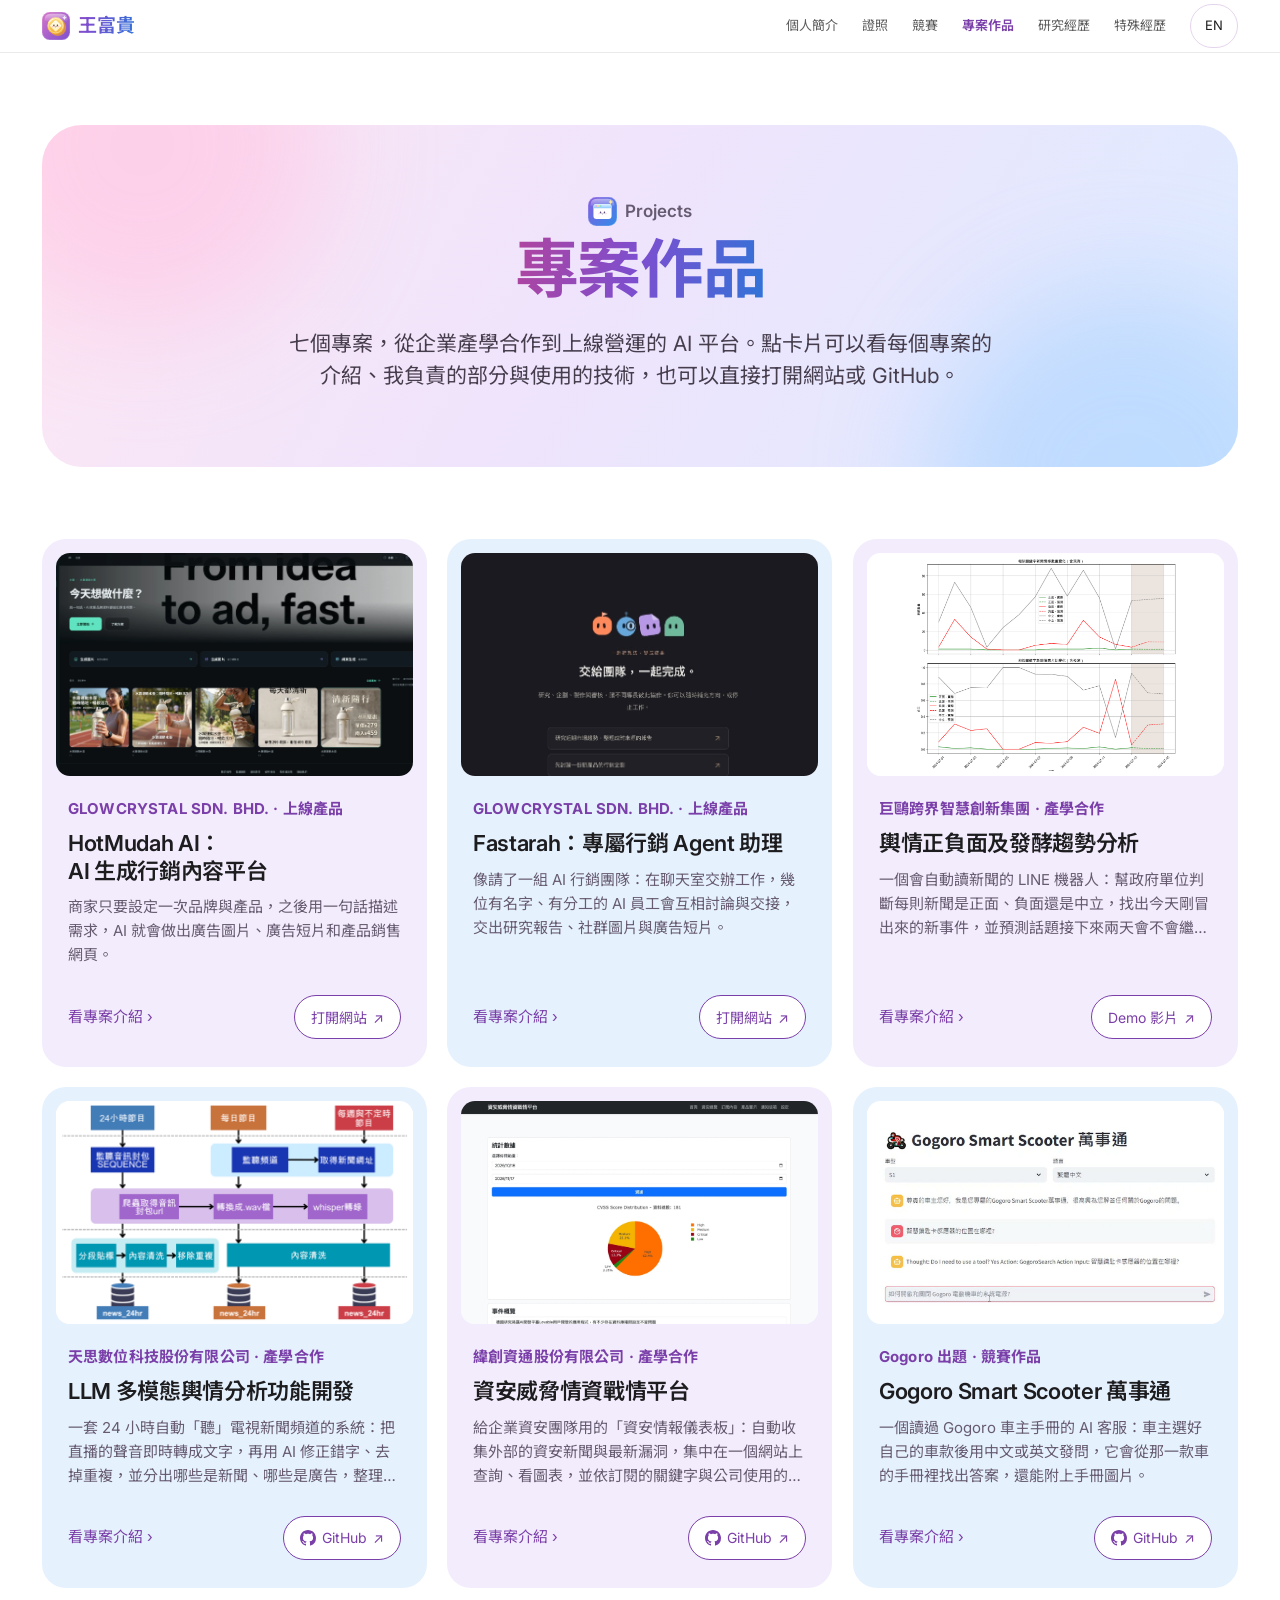
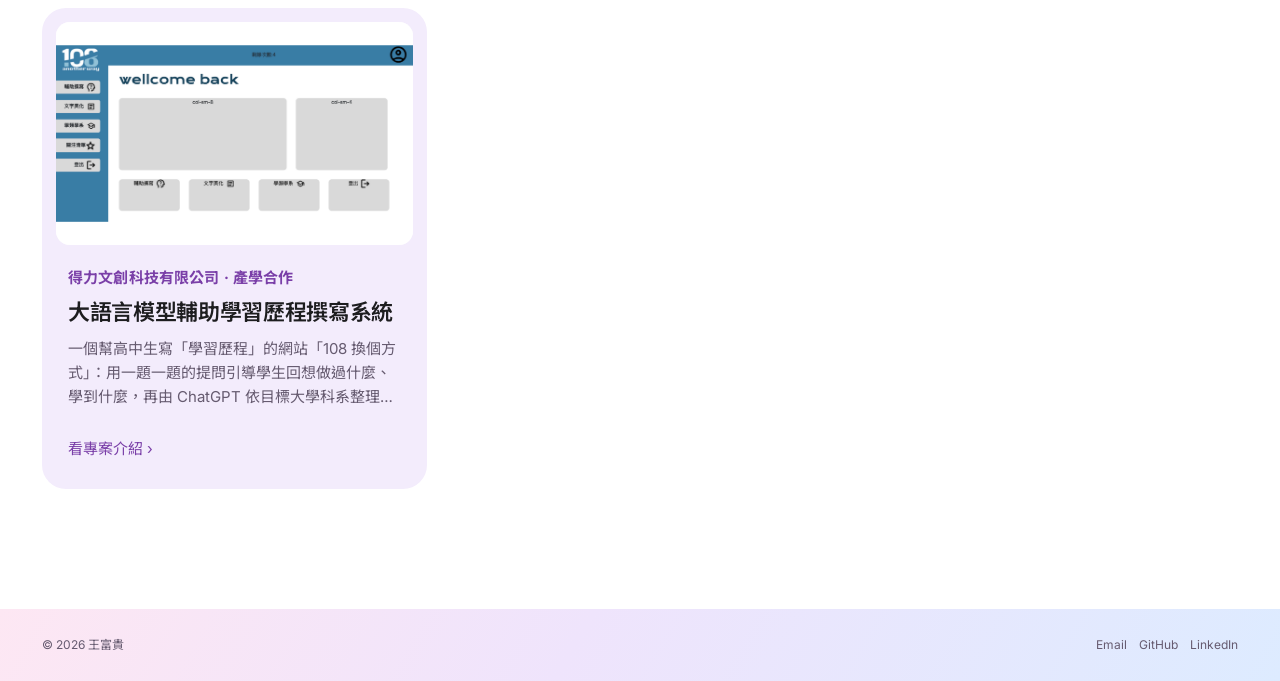
<file: projects.html>
<!doctype html>
<html lang="zh-Hant" data-lang="zh">
<head>
<meta charset="utf-8">
<meta name="viewport" content="width=device-width, initial-scale=1">
<title data-zh="專案作品｜王富貴" data-en="Projects | Fu-Guei Wang">專案作品｜王富貴</title>
<meta name="description" content="王富貴（Fu-Guei Wang）的個人網頁：人工智慧、雲端運算、專案管理。Personal site of Fu-Guei Wang: AI, cloud computing and project management.">
<link rel="icon" type="image/svg+xml" href="assets/icons/coin.svg">
<link rel="preconnect" href="https://fonts.googleapis.com">
<link rel="preconnect" href="https://fonts.gstatic.com" crossorigin>
<link href="https://fonts.googleapis.com/css2?family=Inter:wght@400;600;700&family=Noto+Sans+TC:wght@400;600;700&display=swap" rel="stylesheet">
<link rel="stylesheet" href="assets/site.css?v=67">
</head>
<body>
<header class="site-header">
  <div class="bar">
    <a class="brand" href="index.html"><img class="sym sym-brand" src="assets/icons/coin.svg" alt="" width="96" height="96"><span data-l="zh">王富貴</span><span data-l="en">Fu-Guei Wang</span></a>
    <nav class="nav" id="nav" aria-label="主選單 Main"><a href="index.html"><img class="sym sym-nav" src="assets/icons/coin.svg" alt="" width="96" height="96"><span data-l="zh">個人簡介</span><span data-l="en">About</span></a><a href="certificates.html"><img class="sym sym-nav" src="assets/icons/badge.svg" alt="" width="96" height="96"><span data-l="zh">證照</span><span data-l="en">Certificates</span></a><a href="awards.html"><img class="sym sym-nav" src="assets/icons/trophy.svg" alt="" width="96" height="96"><span data-l="zh">競賽</span><span data-l="en">Awards</span></a><a href="projects.html" aria-current="page"><img class="sym sym-nav" src="assets/icons/window.svg" alt="" width="96" height="96"><span data-l="zh">專案作品</span><span data-l="en">Projects</span></a><a href="research.html"><img class="sym sym-nav" src="assets/icons/book.svg" alt="" width="96" height="96"><span data-l="zh">研究經歷</span><span data-l="en">Research</span></a><a href="experience.html"><img class="sym sym-nav" src="assets/icons/plane.svg" alt="" width="96" height="96"><span data-l="zh">特殊經歷</span><span data-l="en">Experience</span></a></nav>
    <button class="btn-quiet" type="button" data-lang-toggle aria-label="切換語言 Switch language"><span data-l="zh">EN</span><span data-l="en">中文</span></button>
    <button class="btn-quiet menu-btn" type="button" aria-controls="nav" aria-expanded="false"><span data-l="zh">選單</span><span data-l="en">Menu</span></button>
  </div>
</header>
<main>
<div class="page-head"><div class="eyebrow"><img class="sym sym-head" src="assets/icons/window.svg" alt="" width="96" height="96">Projects</div><h1><span data-l="zh">專案作品</span><span data-l="en">Projects</span></h1><p data-l="zh">七個專案，從企業產學合作到上線營運的 AI 平台。點卡片可以看每個專案的介紹、我負責的部分與使用的技術，也可以直接打開網站或 GitHub。</p><p data-l="en">Seven projects, from industry collaborations to AI platforms running in production. Open a card for the project overview, my role and the tech behind it, or jump straight to the site or GitHub.</p></div><div class="grid g3"><article class="card pcard"><div class="cover"><img src="assets/projects/hotmudah-cover.webp" alt="" loading="lazy"></div>
  <div class="body">
    <div class="co"><span data-l="zh">GLOWCRYSTAL SDN. BHD. · 上線產品</span><span data-l="en">GLOWCRYSTAL SDN. BHD. · Live product</span></div>
    <h3><a class="stretch" href="project-hotmudah.html"><span data-l="zh">HotMudah AI：AI 生成行銷內容平台</span><span data-l="en">HotMudah AI: AI Marketing Content Platform</span></a></h3>
    <p data-l="zh">商家只要設定一次品牌與產品，之後用一句話描述需求，AI 就會做出廣告圖片、廣告短片和產品銷售網頁。</p><p data-l="en">A business sets up its brand and products once; after that, one sentence is enough for AI to produce ad images, short ad videos and product landing pages.</p>
    <div class="pcard-actions"><span class="more"><span data-l="zh">看專案介紹</span><span data-l="en">View project</span></span><a class="btn btn-sm btn-secondary" href="https://hotmudah.ai/" rel="noopener"><span data-l="zh">打開網站</span><span data-l="en">Open site</span> ↗</a></div>
  </div></article><article class="card pcard"><div class="cover"><img src="assets/projects/fastarah-cover.jpg" alt="" loading="lazy"></div>
  <div class="body">
    <div class="co"><span data-l="zh">GLOWCRYSTAL SDN. BHD. · 上線產品</span><span data-l="en">GLOWCRYSTAL SDN. BHD. · Live product</span></div>
    <h3><a class="stretch" href="project-fastarah.html"><span data-l="zh">Fastarah：專屬行銷 Agent 助理</span><span data-l="en">Fastarah: Marketing Agent Assistants</span></a></h3>
    <p data-l="zh">像請了一組 AI 行銷團隊：在聊天室交辦工作，幾位有名字、有分工的 AI 員工會互相討論與交接，交出研究報告、社群圖片與廣告短片。</p><p data-l="en">Like hiring an AI marketing team: assign work in a chat room, and named AI employees discuss, hand off to each other and deliver research reports, social images and ad videos.</p>
    <div class="pcard-actions"><span class="more"><span data-l="zh">看專案介紹</span><span data-l="en">View project</span></span><a class="btn btn-sm btn-secondary" href="https://fastarah.com/" rel="noopener"><span data-l="zh">打開網站</span><span data-l="en">Open site</span> ↗</a></div>
  </div></article><article class="card pcard"><div class="cover"><img src="assets/projects/opinion-cover.png?v=3" alt="" loading="lazy"></div>
  <div class="body">
    <div class="co"><span data-l="zh">巨鷗跨界智慧創新集團 · 產學合作</span><span data-l="en">JU-OU Cross-Border Smart Innovation Group · Industry collaboration</span></div>
    <h3><a class="stretch" href="project-opinion.html"><span data-l="zh">輿情正負面及發酵趨勢分析</span><span data-l="en">News Sentiment & Trend Forecasting</span></a></h3>
    <p data-l="zh">一個會自動讀新聞的 LINE 機器人：幫政府單位判斷每則新聞是正面、負面還是中立，找出今天剛冒出來的新事件，並預測話題接下來兩天會不會繼續延燒。</p><p data-l="en">A LINE chatbot that reads the news for government agencies: it labels each article positive, negative or neutral, spots newly emerging events, and forecasts whether a topic will keep heating up over the next two days.</p>
    <div class="pcard-actions"><span class="more"><span data-l="zh">看專案介紹</span><span data-l="en">View project</span></span><a class="btn btn-sm btn-secondary" href="https://youtu.be/DktU48mtKv0" rel="noopener"><span data-l="zh">Demo 影片</span><span data-l="en">Demo video</span> ↗</a></div>
  </div></article><article class="card pcard"><div class="cover"><img src="assets/projects/whisper-cover.png" alt="" loading="lazy"></div>
  <div class="body">
    <div class="co"><span data-l="zh">天思數位科技股份有限公司 · 產學合作</span><span data-l="en">Tensei Digital Technology Co. · Industry collaboration</span></div>
    <h3><a class="stretch" href="project-whisper.html"><span data-l="zh">LLM 多模態輿情分析功能開發</span><span data-l="en">LLM-Powered Broadcast News Monitoring</span></a></h3>
    <p data-l="zh">一套 24 小時自動「聽」電視新聞頻道的系統：把直播的聲音即時轉成文字，再用 AI 修正錯字、去掉重複，並分出哪些是新聞、哪些是廣告，整理好存進資料庫。</p><p data-l="en">A system that “listens” to a TV news channel around the clock: it turns live audio into text in near real time, then uses AI to fix errors, remove duplicates and separate news from ads before storing the result.</p>
    <div class="pcard-actions"><span class="more"><span data-l="zh">看專案介紹</span><span data-l="en">View project</span></span><a class="btn btn-sm btn-secondary" href="https://github.com/wangfuguie/whisper-opinion-monitor" rel="noopener"><svg class="gh-ico" viewBox="0 0 16 16" width="18" height="18" aria-hidden="true" focusable="false"><path fill="currentColor" d="M8 0C3.58 0 0 3.58 0 8c0 3.54 2.29 6.53 5.47 7.59.4.07.55-.17.55-.38 0-.19-.01-.82-.01-1.49-2.01.37-2.53-.49-2.69-.94-.09-.23-.48-.94-.82-1.13-.28-.15-.68-.52-.01-.53.63-.01 1.08.58 1.23.82.72 1.21 1.87.87 2.33.66.07-.52.28-.87.51-1.07-1.78-.2-3.64-.89-3.64-3.95 0-.87.31-1.59.82-2.15-.08-.2-.36-1.02.08-2.12 0 0 .67-.21 2.2.82.64-.18 1.32-.27 2-.27s1.36.09 2 .27c1.53-1.04 2.2-.82 2.2-.82.44 1.1.16 1.92.08 2.12.51.56.82 1.27.82 2.15 0 3.07-1.87 3.75-3.65 3.95.29.25.54.73.54 1.48 0 1.07-.01 1.93-.01 2.2 0 .21.15.46.55.38A8.01 8.01 0 0 0 16 8c0-4.42-3.58-8-8-8z"/></svg><span data-l="zh">GitHub</span><span data-l="en">GitHub</span> ↗</a></div>
  </div></article><article class="card pcard"><div class="cover"><img src="assets/projects/cti-cover.jpg" alt="" loading="lazy"></div>
  <div class="body">
    <div class="co"><span data-l="zh">緯創資通股份有限公司 · 產學合作</span><span data-l="en">Wistron Corporation · Industry collaboration</span></div>
    <h3><a class="stretch" href="project-cti.html"><span data-l="zh">資安威脅情資戰情平台</span><span data-l="en">Cyber Threat Intelligence Platform</span></a></h3>
    <p data-l="zh">給企業資安團隊用的「資安情報儀表板」：自動收集外部的資安新聞與最新漏洞，集中在一個網站上查詢、看圖表，並依訂閱的關鍵字與公司使用的設備品牌定時寄信提醒。</p><p data-l="en">A security-intelligence dashboard for an enterprise security team: it collects public security news and new vulnerabilities automatically, makes them searchable and visual in one place, and emails scheduled alerts based on subscribed keywords and the equipment brands the company uses.</p>
    <div class="pcard-actions"><span class="more"><span data-l="zh">看專案介紹</span><span data-l="en">View project</span></span><a class="btn btn-sm btn-secondary" href="https://github.com/wangfuguie/cyber-threat-intelligence-platform" rel="noopener"><svg class="gh-ico" viewBox="0 0 16 16" width="18" height="18" aria-hidden="true" focusable="false"><path fill="currentColor" d="M8 0C3.58 0 0 3.58 0 8c0 3.54 2.29 6.53 5.47 7.59.4.07.55-.17.55-.38 0-.19-.01-.82-.01-1.49-2.01.37-2.53-.49-2.69-.94-.09-.23-.48-.94-.82-1.13-.28-.15-.68-.52-.01-.53.63-.01 1.08.58 1.23.82.72 1.21 1.87.87 2.33.66.07-.52.28-.87.51-1.07-1.78-.2-3.64-.89-3.64-3.95 0-.87.31-1.59.82-2.15-.08-.2-.36-1.02.08-2.12 0 0 .67-.21 2.2.82.64-.18 1.32-.27 2-.27s1.36.09 2 .27c1.53-1.04 2.2-.82 2.2-.82.44 1.1.16 1.92.08 2.12.51.56.82 1.27.82 2.15 0 3.07-1.87 3.75-3.65 3.95.29.25.54.73.54 1.48 0 1.07-.01 1.93-.01 2.2 0 .21.15.46.55.38A8.01 8.01 0 0 0 16 8c0-4.42-3.58-8-8-8z"/></svg><span data-l="zh">GitHub</span><span data-l="en">GitHub</span> ↗</a></div>
  </div></article><article class="card pcard"><div class="cover"><img src="assets/projects/gss-cover.jpg?v=4" alt="" loading="lazy"></div>
  <div class="body">
    <div class="co"><span data-l="zh">Gogoro 出題 · 競賽作品</span><span data-l="en">Challenge set by Gogoro · Hackathon entry</span></div>
    <h3><a class="stretch" href="project-gss.html"><span data-l="zh">Gogoro Smart Scooter 萬事通</span><span data-l="en">Gogoro Smart Scooter Assistant</span></a></h3>
    <p data-l="zh">一個讀過 Gogoro 車主手冊的 AI 客服：車主選好自己的車款後用中文或英文發問，它會從那一款車的手冊裡找出答案，還能附上手冊圖片。</p><p data-l="en">An AI assistant that has read the Gogoro owner’s manuals: riders pick their scooter model, ask in Chinese or English, and get answers drawn from that model’s manual, pictures included.</p>
    <div class="pcard-actions"><span class="more"><span data-l="zh">看專案介紹</span><span data-l="en">View project</span></span><a class="btn btn-sm btn-secondary" href="https://github.com/BRlin-o/GSS" rel="noopener"><svg class="gh-ico" viewBox="0 0 16 16" width="18" height="18" aria-hidden="true" focusable="false"><path fill="currentColor" d="M8 0C3.58 0 0 3.58 0 8c0 3.54 2.29 6.53 5.47 7.59.4.07.55-.17.55-.38 0-.19-.01-.82-.01-1.49-2.01.37-2.53-.49-2.69-.94-.09-.23-.48-.94-.82-1.13-.28-.15-.68-.52-.01-.53.63-.01 1.08.58 1.23.82.72 1.21 1.87.87 2.33.66.07-.52.28-.87.51-1.07-1.78-.2-3.64-.89-3.64-3.95 0-.87.31-1.59.82-2.15-.08-.2-.36-1.02.08-2.12 0 0 .67-.21 2.2.82.64-.18 1.32-.27 2-.27s1.36.09 2 .27c1.53-1.04 2.2-.82 2.2-.82.44 1.1.16 1.92.08 2.12.51.56.82 1.27.82 2.15 0 3.07-1.87 3.75-3.65 3.95.29.25.54.73.54 1.48 0 1.07-.01 1.93-.01 2.2 0 .21.15.46.55.38A8.01 8.01 0 0 0 16 8c0-4.42-3.58-8-8-8z"/></svg><span data-l="zh">GitHub</span><span data-l="en">GitHub</span> ↗</a></div>
  </div></article><article class="card pcard"><div class="cover"><img src="assets/projects/p108-cover.png" alt="" loading="lazy"></div>
  <div class="body">
    <div class="co"><span data-l="zh">得力文創科技有限公司 · 產學合作</span><span data-l="en">Dai-Ly Cultural and Creative Technology Co., Ltd. · Industry collaboration</span></div>
    <h3><a class="stretch" href="project-portfolio108.html"><span data-l="zh">大語言模型輔助學習歷程撰寫系統</span><span data-l="en">LLM-Assisted Learning Portfolio Writing System</span></a></h3>
    <p data-l="zh">一個幫高中生寫「學習歷程」的網站「108 換個方式」：用一題一題的提問引導學生回想做過什麼、學到什麼，再由 ChatGPT 依目標大學科系整理成通順、有個人特色的文章。</p><p data-l="en">“108 Another Way”, a website that helps high-school students write their university-application learning portfolio: guiding questions draw out what they did and learned, then ChatGPT turns the answers into a polished essay tailored to the target department.</p>
    <div class="pcard-actions"><span class="more"><span data-l="zh">看專案介紹</span><span data-l="en">View project</span></span></div>
  </div></article></div>
</main>
<footer>
  <div class="bar">
    <span style="margin-right:auto">© 2026 <span data-l="zh">王富貴</span><span data-l="en">Fu-Guei Wang</span></span>
    <a href="mailto:kay0900222961@gmail.com">Email</a>
    <a href="https://github.com/wangfuguie" rel="noopener">GitHub</a>
    <a href="https://www.linkedin.com/in/fuguei-wang" rel="noopener">LinkedIn</a>
  </div>
</footer>
<dialog class="lb" id="lb"><img alt=""><form method="dialog"><button class="btn-quiet"><span data-l="zh">關閉</span><span data-l="en">Close</span></button></form></dialog>
<script src="assets/site.js?v=67"></script>
<script src="assets/fx.js?v=67" defer></script>
</body>
</html>
</file>
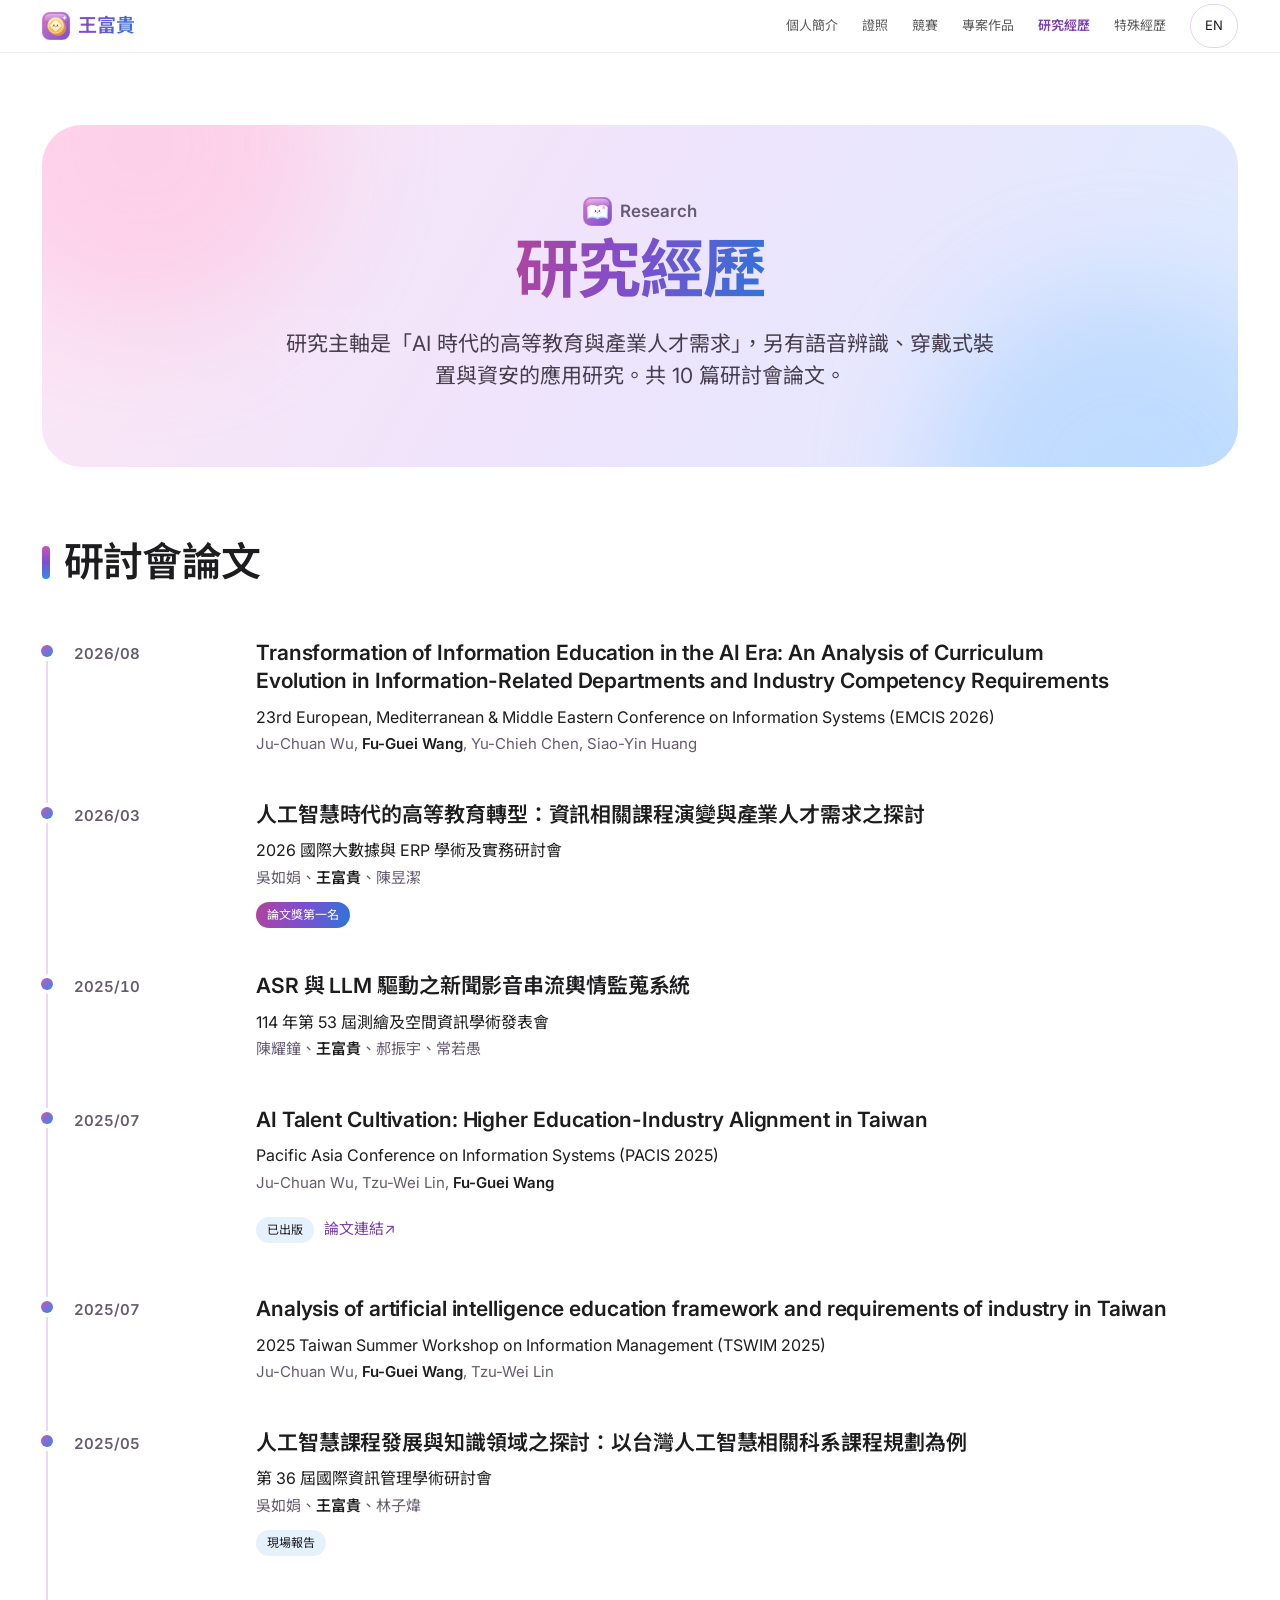
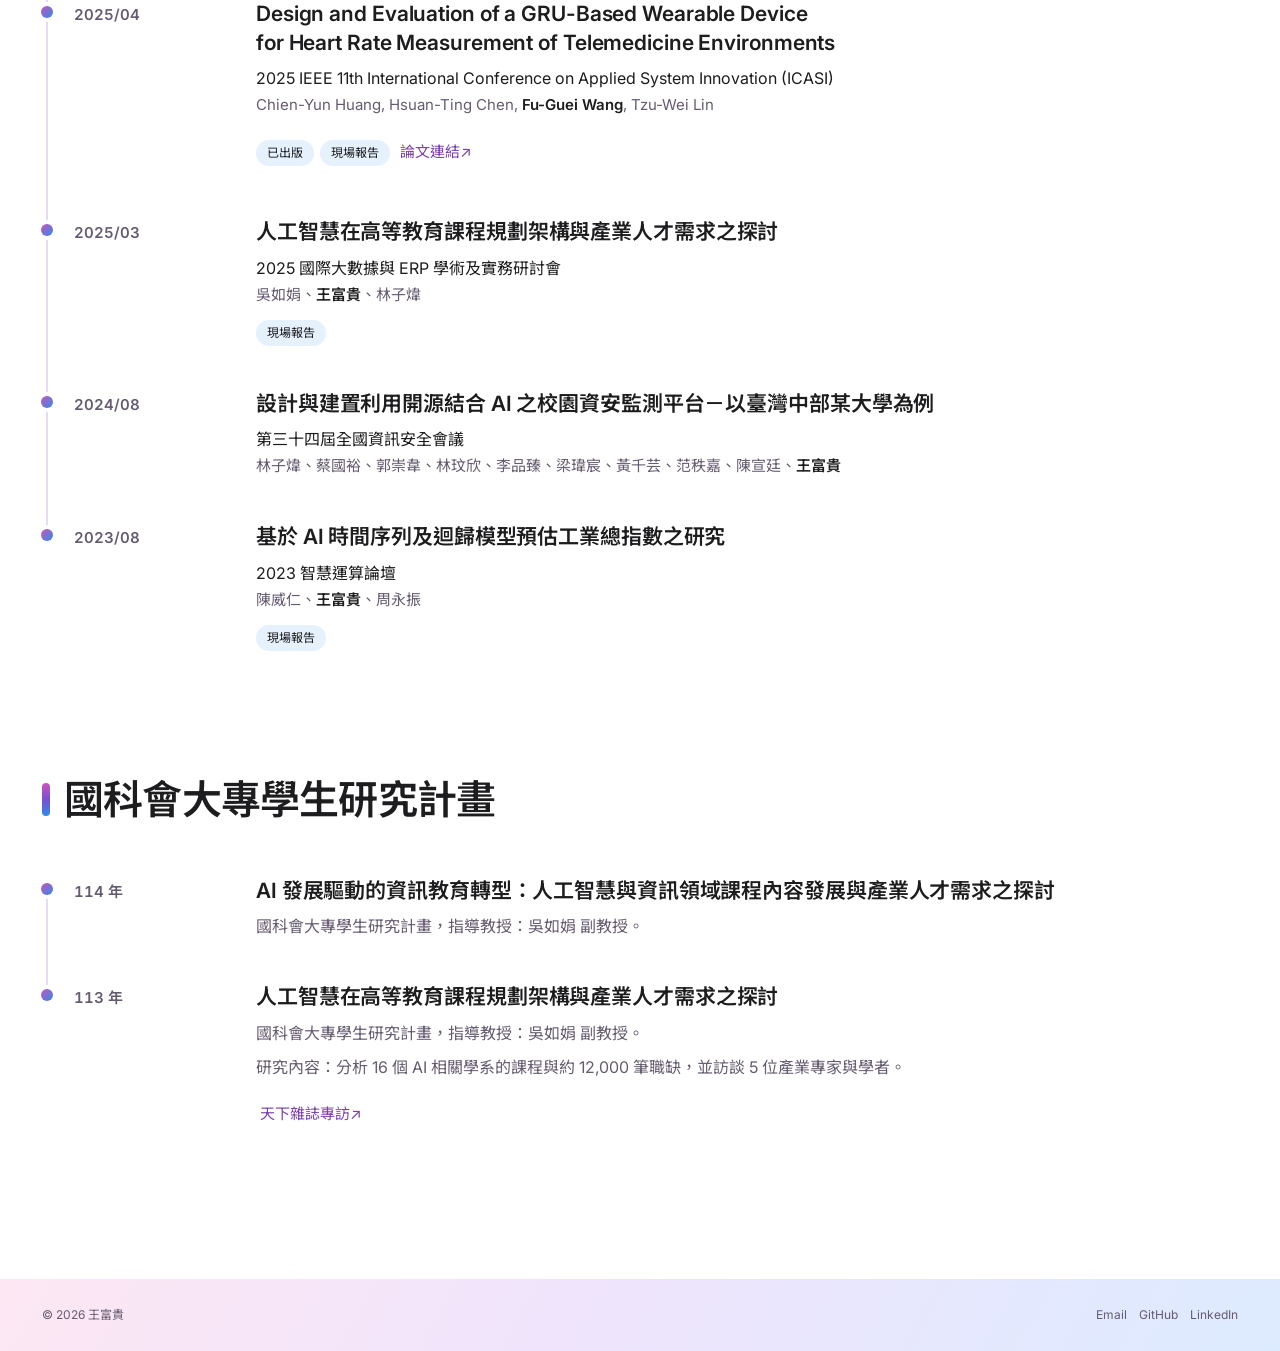
<file: research.html>
<!doctype html>
<html lang="zh-Hant" data-lang="zh">
<head>
<meta charset="utf-8">
<meta name="viewport" content="width=device-width, initial-scale=1">
<title data-zh="研究經歷｜王富貴" data-en="Research | Fu-Guei Wang">研究經歷｜王富貴</title>
<meta name="description" content="王富貴（Fu-Guei Wang）的個人網頁：人工智慧、雲端運算、專案管理。Personal site of Fu-Guei Wang: AI, cloud computing and project management.">
<link rel="icon" type="image/svg+xml" href="assets/icons/coin.svg">
<link rel="preconnect" href="https://fonts.googleapis.com">
<link rel="preconnect" href="https://fonts.gstatic.com" crossorigin>
<link href="https://fonts.googleapis.com/css2?family=Inter:wght@400;600;700&family=Noto+Sans+TC:wght@400;600;700&display=swap" rel="stylesheet">
<link rel="stylesheet" href="assets/site.css?v=67">
</head>
<body>
<header class="site-header">
  <div class="bar">
    <a class="brand" href="index.html"><img class="sym sym-brand" src="assets/icons/coin.svg" alt="" width="96" height="96"><span data-l="zh">王富貴</span><span data-l="en">Fu-Guei Wang</span></a>
    <nav class="nav" id="nav" aria-label="主選單 Main"><a href="index.html"><img class="sym sym-nav" src="assets/icons/coin.svg" alt="" width="96" height="96"><span data-l="zh">個人簡介</span><span data-l="en">About</span></a><a href="certificates.html"><img class="sym sym-nav" src="assets/icons/badge.svg" alt="" width="96" height="96"><span data-l="zh">證照</span><span data-l="en">Certificates</span></a><a href="awards.html"><img class="sym sym-nav" src="assets/icons/trophy.svg" alt="" width="96" height="96"><span data-l="zh">競賽</span><span data-l="en">Awards</span></a><a href="projects.html"><img class="sym sym-nav" src="assets/icons/window.svg" alt="" width="96" height="96"><span data-l="zh">專案作品</span><span data-l="en">Projects</span></a><a href="research.html" aria-current="page"><img class="sym sym-nav" src="assets/icons/book.svg" alt="" width="96" height="96"><span data-l="zh">研究經歷</span><span data-l="en">Research</span></a><a href="experience.html"><img class="sym sym-nav" src="assets/icons/plane.svg" alt="" width="96" height="96"><span data-l="zh">特殊經歷</span><span data-l="en">Experience</span></a></nav>
    <button class="btn-quiet" type="button" data-lang-toggle aria-label="切換語言 Switch language"><span data-l="zh">EN</span><span data-l="en">中文</span></button>
    <button class="btn-quiet menu-btn" type="button" aria-controls="nav" aria-expanded="false"><span data-l="zh">選單</span><span data-l="en">Menu</span></button>
  </div>
</header>
<main>
<div class="page-head"><div class="eyebrow"><img class="sym sym-head" src="assets/icons/book.svg" alt="" width="96" height="96">Research</div><h1><span data-l="zh">研究經歷</span><span data-l="en">Research</span></h1><p data-l="zh">研究主軸是「AI 時代的高等教育與產業人才需求」，另有語音辨識、穿戴式裝置與資安的應用研究。共 10 篇研討會論文。</p><p data-l="en">My main line of research is higher education and industry talent demand in the AI era, alongside applied work in speech recognition, wearables and cybersecurity. Ten conference papers in total.</p></div><section style="margin-top:0"><h2><span data-l="zh">研討會論文</span><span data-l="en">Conference Papers</span></h2><ol class="tl"><li><div class="when">2026/08</div><div class="what"><h3>Transformation of Information Education in the AI Era: An Analysis of Curriculum Evolution in Information-Related Departments and Industry Competency Requirements</h3><div class="venue">23rd European, Mediterranean & Middle Eastern Conference on Information Systems (EMCIS 2026)</div><div class="authors">Ju-Chuan Wu, <b>Fu-Guei Wang</b>, Yu-Chieh Chen, Siao-Yin Huang</div></div></li><li><div class="when">2026/03</div><div class="what"><h3>人工智慧時代的高等教育轉型：資訊相關課程演變與產業人才需求之探討</h3><div class="venue">2026 國際大數據與 ERP 學術及實務研討會</div><div class="authors">吳如娟、<b>王富貴</b>、陳昱潔</div><span class="badge win"><span data-l="zh">論文獎第一名</span><span data-l="en">Best Paper, 1st Place</span></span></div></li><li><div class="when">2025/10</div><div class="what"><h3>ASR 與 LLM 驅動之新聞影音串流輿情監蒐系統</h3><div class="venue">114 年第 53 屆測繪及空間資訊學術發表會</div><div class="authors">陳耀鐘、<b>王富貴</b>、郝振宇、常若愚</div></div></li><li><div class="when">2025/07</div><div class="what"><h3>AI Talent Cultivation: Higher Education-Industry Alignment in Taiwan</h3><div class="venue">Pacific Asia Conference on Information Systems (PACIS 2025)</div><div class="authors">Ju-Chuan Wu, Tzu-Wei Lin, <b>Fu-Guei Wang</b></div><span class="badge "><span data-l="zh">已出版</span><span data-l="en">Published</span></span><a class="badge" href="https://aisel.aisnet.org/pacis2025/is_education/is_education/8/" rel="noopener"><span data-l="zh">論文連結</span><span data-l="en">Read paper</span> ↗</a></div></li><li><div class="when">2025/07</div><div class="what"><h3>Analysis of artificial intelligence education framework and requirements of industry in Taiwan</h3><div class="venue">2025 Taiwan Summer Workshop on Information Management (TSWIM 2025)</div><div class="authors">Ju-Chuan Wu, <b>Fu-Guei Wang</b>, Tzu-Wei Lin</div></div></li><li><div class="when">2025/05</div><div class="what"><h3>人工智慧課程發展與知識領域之探討：以台灣人工智慧相關科系課程規劃為例</h3><div class="venue">第 36 屆國際資訊管理學術研討會</div><div class="authors">吳如娟、<b>王富貴</b>、林子煒</div><span class="badge "><span data-l="zh">現場報告</span><span data-l="en">Presented in person</span></span></div></li><li><div class="when">2025/04</div><div class="what"><h3>Design and Evaluation of a GRU-Based Wearable Device for Heart Rate Measurement of Telemedicine Environments</h3><div class="venue">2025 IEEE 11th International Conference on Applied System Innovation (ICASI)</div><div class="authors">Chien-Yun Huang, Hsuan-Ting Chen, <b>Fu-Guei Wang</b>, Tzu-Wei Lin</div><span class="badge "><span data-l="zh">已出版</span><span data-l="en">Published</span></span><span class="badge "><span data-l="zh">現場報告</span><span data-l="en">Presented in person</span></span><a class="badge" href="https://ieeexplore.ieee.org/abstract/document/11148375" rel="noopener"><span data-l="zh">論文連結</span><span data-l="en">Read paper</span> ↗</a></div></li><li><div class="when">2025/03</div><div class="what"><h3>人工智慧在高等教育課程規劃架構與產業人才需求之探討</h3><div class="venue">2025 國際大數據與 ERP 學術及實務研討會</div><div class="authors">吳如娟、<b>王富貴</b>、林子煒</div><span class="badge "><span data-l="zh">現場報告</span><span data-l="en">Presented in person</span></span></div></li><li><div class="when">2024/08</div><div class="what"><h3>設計與建置利用開源結合 AI 之校園資安監測平台－以臺灣中部某大學為例</h3><div class="venue">第三十四屆全國資訊安全會議</div><div class="authors">林子煒、蔡國裕、郭崇韋、林玟欣、李品臻、梁瑋宸、黃千芸、范秩嘉、陳宣廷、<b>王富貴</b></div></div></li><li><div class="when">2023/08</div><div class="what"><h3>基於 AI 時間序列及迴歸模型預估工業總指數之研究</h3><div class="venue">2023 智慧運算論壇</div><div class="authors">陳威仁、<b>王富貴</b>、周永振</div><span class="badge "><span data-l="zh">現場報告</span><span data-l="en">Presented in person</span></span></div></li></ol></section><section><h2><span data-l="zh">國科會大專學生研究計畫</span><span data-l="en">NSTC College Student Research Projects</span></h2><ol class="tl"><li><div class="when">114 年</div><div class="what"><h3><span data-l="zh">AI 發展驅動的資訊教育轉型：人工智慧與資訊領域課程內容發展與產業人才需求之探討</span><span data-l="en">AI-Driven Transformation of Information Education: Curriculum Development in AI and Computing Fields and Industry Talent Demand</span></h3><p data-l="zh">國科會大專學生研究計畫，指導教授：吳如娟 副教授。</p><p data-l="en">NSTC College Student Research Project. Advisor: Assoc. Prof. Ju-Chuan Wu.</p></div></li><li><div class="when">113 年</div><div class="what"><h3><span data-l="zh">人工智慧在高等教育課程規劃架構與產業人才需求之探討</span><span data-l="en">AI Curriculum Frameworks in Higher Education and Industry Talent Demand</span></h3><p data-l="zh">國科會大專學生研究計畫，指導教授：吳如娟 副教授。</p><p data-l="en">NSTC College Student Research Project. Advisor: Assoc. Prof. Ju-Chuan Wu.</p><p data-l="zh">研究內容：分析 16 個 AI 相關學系的課程與約 12,000 筆職缺，並訪談 5 位產業專家與學者。</p><p data-l="en">Scope: analyzed curricula of 16 AI-related programs and about 12,000 job postings, with interviews of 5 industry experts and scholars.</p><a class="badge" href="https://www.cw.com.tw/article/5137423" rel="noopener"><span data-l="zh">天下雜誌專訪</span><span data-l="en">CommonWealth Magazine interview</span> ↗</a></div></li></ol></section>
</main>
<footer>
  <div class="bar">
    <span style="margin-right:auto">© 2026 <span data-l="zh">王富貴</span><span data-l="en">Fu-Guei Wang</span></span>
    <a href="mailto:kay0900222961@gmail.com">Email</a>
    <a href="https://github.com/wangfuguie" rel="noopener">GitHub</a>
    <a href="https://www.linkedin.com/in/fuguei-wang" rel="noopener">LinkedIn</a>
  </div>
</footer>
<dialog class="lb" id="lb"><img alt=""><form method="dialog"><button class="btn-quiet"><span data-l="zh">關閉</span><span data-l="en">Close</span></button></form></dialog>
<script src="assets/site.js?v=67"></script>
<script src="assets/fx.js?v=67" defer></script>
</body>
</html>
</file>
<file: assets/site.css>
:root {
  --bg: #FFFFFF; --surface: #F7EEFA; --ink: #1D1D1F; --muted: #665B70; --line: #E4D4EC;
  --primary: #7A3FA8; --button: #8E4EC6; --button-hover: #9C5DD2; --night: #F1E2F6; --warm: #8E3FA8;
  --on-night: #F5F5F7; --muted-night: #A1A1A6; --link-night: #2997FF; --note: #BF4800;
  --grad: linear-gradient(90deg, #2997FF 0%, #A972FF 50%, #FF6482 100%);
  --sans: -apple-system, BlinkMacSystemFont, "SF Pro Text", "SF Pro TC", "PingFang TC", "Inter", "Noto Sans TC", "Helvetica Neue", "Microsoft JhengHei", sans-serif;
  --display: -apple-system, BlinkMacSystemFont, "SF Pro Display", "SF Pro TC", "PingFang TC", "Inter", "Noto Sans TC", "Helvetica Neue", "Microsoft JhengHei", sans-serif;
  --mono: var(--sans);
  --r-sm: 14px; --r-lg: 24px;
  --shadow: 0 12px 36px rgba(0,0,0,.12);
  --vp-wide: 1080px; --read: 720px;
}
*, *::before, *::after { box-sizing: border-box; }
html { -webkit-text-size-adjust: 100%; scroll-behavior: smooth; }
body { margin: 0; color: var(--ink); background: var(--bg); font-family: var(--sans); font-size: 17px; line-height: 1.65; -webkit-font-smoothing: antialiased; -moz-osx-font-smoothing: grayscale; }
img { max-width: 100%; height: auto; display: block; }
a { color: var(--primary); text-decoration: none; }
a:hover { text-decoration: underline; text-underline-offset: 3px; }
:focus-visible { outline: 3px solid rgba(142,78,198,.6); outline-offset: 3px; border-radius: 6px; }
h1, h2, h3 { font-family: var(--display); line-height: 1.15; margin: 0; font-weight: 600; text-wrap: balance; letter-spacing: -.015em; }
p { margin: 0 0 16px; }
ul { margin: 0; padding-left: 1.2em; }
html[data-lang="zh"] [data-l="en"], html[data-lang="en"] [data-l="zh"] { display: none !important; }

/* header */
.site-header { position: sticky; top: 0; z-index: 20; background: rgba(255,255,255,.8); -webkit-backdrop-filter: saturate(180%) blur(20px); backdrop-filter: saturate(180%) blur(20px); border-bottom: 1px solid rgba(0,0,0,.08); }
.bar { max-width: var(--vp-wide); margin: 0 auto; padding: 0 22px; min-height: 52px; display: flex; align-items: center; gap: 12px; }
.brand { font-family: var(--display); font-weight: 600; font-size: 19px; letter-spacing: -.01em; color: var(--ink); margin-right: auto; white-space: nowrap; min-height: 44px; display: inline-flex; align-items: center; }
.brand:hover { text-decoration: none; }
.nav { display: flex; gap: 0; }
.nav a { color: var(--ink); opacity: .72; font-size: 13px; padding: 0 12px; min-height: 44px; display: inline-flex; align-items: center; white-space: nowrap; transition: opacity .2s; }
.nav a:hover { opacity: 1; text-decoration: none; }
.nav a[aria-current="page"] { opacity: 1; font-weight: 600; }
.btn-quiet { font: inherit; font-size: 13px; color: var(--ink); background: transparent; border: 1px solid var(--line); border-radius: 980px; min-width: 44px; min-height: 44px; padding: 0 14px; cursor: pointer; transition: background .2s, border-color .2s; }
.btn-quiet:hover { background: var(--surface); border-color: #B79CC6; }
.menu-btn { display: none; }

/* layout */
main { width: 100%; max-width: var(--vp-wide); margin: 0 auto; padding: 72px 22px 120px; }
.eyebrow { font-size: 17px; font-weight: 600; color: var(--muted); margin-bottom: 8px; letter-spacing: 0; }
.page-head { margin: 0 auto 64px; max-width: 820px; text-align: center; }
.page-head h1 { font-size: 64px; font-weight: 700; letter-spacing: -.02em; line-height: 1.08; }
.page-head p { color: var(--muted); font-size: 21px; line-height: 1.5; margin: 20px 0 0; }
section { margin-top: 104px; }
section > h2 { font-size: 40px; margin-bottom: 32px; letter-spacing: -.02em; }
.read { max-width: var(--read); }
.muted { color: var(--muted); }
.small { font-size: 15px; }

/* hero (full-bleed black band) */
.hero-band { background: linear-gradient(180deg, #FBF3FC 0%, #EFDDF5 100%); color: var(--ink); position: relative; overflow: hidden; }
.hero-band::before { content: ""; position: absolute; inset: 0; background: radial-gradient(620px 460px at 78% 50%, rgba(255,255,255,.75), transparent 70%); }
.hero { position: relative; z-index: 1; max-width: var(--vp-wide); margin: 0 auto; padding: 88px 22px 96px; display: grid; grid-template-columns: minmax(0, 1.3fr) minmax(0, 1fr); gap: 64px; align-items: center; }
.hero .eyebrow { color: var(--muted); font-size: 19px; }
.hero h1 { font-size: 80px; font-weight: 700; line-height: 1.05; letter-spacing: -.025em; }
.hero .role { display: inline-block; font-family: var(--display); font-size: 26px; font-weight: 600; letter-spacing: -.01em; margin: 16px 0 20px; color: var(--warm); }
.hero p { color: #463D4D; font-size: 19px; line-height: 1.6; max-width: 32em; }
.now { display: inline-flex; align-items: center; gap: 10px; font-size: 14px; line-height: 1.5; color: var(--ink); background: #fff; border-radius: 980px; padding: 6px 14px; margin-bottom: 28px; }
.now i { flex: none; width: 8px; height: 8px; border-radius: 50%; background: #1FA24A; box-shadow: 0 0 0 0 rgba(48,209,88,.6); animation: pulse 2.4s infinite; }
@keyframes pulse { 70% { box-shadow: 0 0 0 9px rgba(48,209,88,0); } 100% { box-shadow: 0 0 0 0 rgba(48,209,88,0); } }
.contacts { display: flex; flex-wrap: wrap; gap: 14px; margin-top: 32px; }
.btn { display: inline-flex; align-items: center; gap: 6px; min-height: 46px; padding: 0 22px; border-radius: 980px; font-size: 17px; border: 1px solid transparent; transition: background .2s, color .2s, border-color .2s; }
.btn:hover { text-decoration: none; }
.btn-primary { background: var(--button); color: #fff; }
.btn-primary:hover { background: var(--button-hover); color: #fff; }
.btn-secondary { background: transparent; color: var(--primary); border-color: var(--primary); }
.btn-secondary:hover { background: var(--primary); color: #fff; }
.portrait { position: relative; justify-self: center; width: min(100%, 360px); }
.portrait img { width: 100%; aspect-ratio: 4 / 5; object-fit: cover; object-position: 50% 12%; border-radius: 36px; box-shadow: 0 30px 70px rgba(142,63,168,.20); }
.portrait .chip { display: none; }
.stats { display: grid; grid-template-columns: repeat(4, minmax(0, 1fr)); gap: 0; }
.stat { padding: 4px 28px; border-left: 1px solid var(--line); }
.stat:first-child { border-left: 0; padding-left: 0; }
.stat b { display: block; font-family: var(--display); font-size: 64px; font-weight: 600; line-height: 1.05; letter-spacing: -.03em; color: var(--ink); }
.stat span { font-size: 15px; color: var(--muted); line-height: 1.5; display: block; margin-top: 10px; }

/* cards + grids */
.card { background: var(--surface); border-radius: var(--r-lg); padding: 32px; position: relative; transition: transform .3s cubic-bezier(.2,.8,.2,1), box-shadow .3s; }
.grid { display: grid; gap: 20px; }
.g2 { grid-template-columns: repeat(2, minmax(0, 1fr)); }
.g3 { grid-template-columns: repeat(3, minmax(0, 1fr)); }
.card h3 { font-size: 24px; margin-bottom: 10px; }
.skill .no { font-size: 14px; font-weight: 600; color: var(--muted); margin-bottom: 28px; }
@media (hover: hover) { .pcard:hover { transform: scale(1.02); box-shadow: var(--shadow); } }
.tags { display: flex; flex-wrap: wrap; gap: 6px; margin-top: 16px; padding: 0; list-style: none; }
.tags li { font-size: 12px; line-height: 1.5; color: var(--ink); background: #fff; border-radius: 980px; padding: 4px 11px; }

/* list rows (education, papers, experience) */
.tl { list-style: none; padding: 0; margin: 0; border-bottom: 1px solid var(--line); }
.tl > li { display: grid; grid-template-columns: 170px 1fr; gap: 24px; padding: 26px 0; border-top: 1px solid var(--line); }
.tl .when { color: var(--muted); font-size: 15px; font-weight: 600; padding-top: 3px; font-variant-numeric: tabular-nums; }
.tl h3 { font-size: 21px; line-height: 1.35; letter-spacing: -.005em; }
.tl .what p { margin: 8px 0 0; color: var(--muted); font-size: 16px; }
.tl .what ul { color: var(--muted); font-size: 16px; margin-top: 8px; }
.tl .venue { color: var(--ink); font-size: 16px; margin-top: 8px; }
.tl .authors { color: var(--muted); font-size: 15px; margin-top: 2px; }
.tl .authors b { color: var(--ink); font-weight: 600; }
.tl .now-tag { font-size: 12px; font-weight: 600; color: var(--warm); margin-left: 10px; vertical-align: 3px; white-space: nowrap; letter-spacing: .02em; }
.badge { display: inline-block; font-size: 12px; line-height: 1.5; border-radius: 980px; padding: 4px 11px; margin: 12px 6px 0 0; color: var(--ink); background: var(--surface); }
.badge.win { color: #fff; background: var(--ink); }
a.badge { display: inline-flex; align-items: center; min-height: 44px; padding: 0 4px; margin-right: 14px; font-size: 15px; color: var(--primary); background: none; }

/* image tiles */
.shot { all: unset; display: block; cursor: zoom-in; width: 100%; border-radius: var(--r-sm); overflow: hidden; background: #fff; box-sizing: border-box; }
.shot:focus-visible { outline: 3px solid rgba(142,78,198,.6); outline-offset: 3px; }
.shot img { width: 100%; aspect-ratio: 4 / 3; object-fit: contain; transition: transform .4s cubic-bezier(.2,.8,.2,1); }
@media (hover: hover) { .shot:hover img { transform: scale(1.03); } }
.tile { padding: 18px 18px 22px; display: flex; flex-direction: column; gap: 14px; }
.tile h3 { font-size: 17px; line-height: 1.4; margin: 0; letter-spacing: 0; }
.tile .meta { font-size: 14px; color: var(--muted); margin: 0; }
.tile .meta b { color: var(--ink); font-weight: 600; }
.award { display: grid; grid-template-columns: minmax(0, 5fr) minmax(0, 6fr); gap: 48px; align-items: center; padding: 40px; }
.award .rank { display: inline-block; font-family: var(--display); font-size: 17px; font-weight: 600; line-height: 1.3; color: var(--warm); }
.award h3 { font-size: 32px; letter-spacing: -.02em; margin: 6px 0 18px; }
.award dl { margin: 0 0 12px; font-size: 16px; display: grid; grid-template-columns: auto 1fr; gap: 6px 18px; }
.award dt { color: var(--muted); white-space: nowrap; }
.award dd { margin: 0; }
.stack { display: grid; gap: 20px; }

/* project cards */
.pcard { display: flex; flex-direction: column; padding: 0; overflow: hidden; color: var(--ink); }
.pcard:hover { text-decoration: none; }
.pcard .cover { aspect-ratio: 16 / 10; background: #fff; position: relative; overflow: hidden; margin: 14px 14px 0; border-radius: var(--r-sm); }
.pcard .cover img { width: 100%; height: 100%; object-fit: cover; object-position: top center; }
.pcard .cover.fallback { background: #EBD7F3; display: grid; place-items: center; }
.pcard .cover.fallback::before { content: ""; position: absolute; inset: 0; background: radial-gradient(260px 180px at 80% 100%, rgba(255,255,255,.7), transparent 70%); }
.pcard .cover.fallback span { position: relative; font-family: var(--display); font-weight: 600; font-size: 30px; letter-spacing: -.02em; color: var(--warm); }
.pcard .no { display: none; }
.pcard .body { padding: 22px 26px 28px; display: flex; flex-direction: column; gap: 8px; flex: 1; }
.pcard .co { font-size: 12px; font-weight: 600; color: var(--muted); line-height: 1.5; }
.pcard h3 { font-size: 22px; line-height: 1.25; margin: 0; }
.pcard p { font-size: 15px; line-height: 1.6; color: var(--muted); margin: 0; display: -webkit-box; -webkit-line-clamp: 3; -webkit-box-orient: vertical; overflow: hidden; }
.pcard .more { margin-top: auto; padding-top: 12px; font-size: 15px; color: var(--primary); }
.pcard .more::after { content: " ›"; }

/* project detail */
.back { display: inline-flex; align-items: center; min-height: 44px; font-size: 15px; margin-bottom: 20px; }
.back::before { content: "‹ "; white-space: pre; }
.pd-head { max-width: 860px; margin-bottom: 56px; }
.pd-head .co { font-size: 17px; font-weight: 600; color: var(--muted); }
.pd-head h1 { font-size: 56px; font-weight: 700; letter-spacing: -.02em; line-height: 1.1; margin: 8px 0 20px; }
.pd-head .one { font-size: 24px; line-height: 1.45; color: var(--ink); margin: 0; }
.meta-row { display: flex; flex-wrap: wrap; gap: 8px; margin-top: 24px; }
.meta-row span { font-size: 13px; color: var(--ink); background: var(--surface); border-radius: 980px; padding: 5px 13px; line-height: 1.5; }
.meta-row span span { all: unset; }
.pd-grid { display: grid; grid-template-columns: minmax(0, 1fr) minmax(0, 1fr); gap: 20px; align-items: start; }
.pd-grid .card h2, .pd-wide h2 { font-size: 24px; margin-bottom: 16px; }
.pd-grid li { margin-bottom: 10px; font-size: 16px; }
.pd-grid li:last-child { margin-bottom: 0; }
.pd-wide { margin-top: 20px; }
.flow { display: grid; grid-template-columns: repeat(auto-fit, minmax(150px, 1fr)); gap: 12px; margin: 0; padding: 0; list-style: none; counter-reset: s; }
.flow li { background: #fff; border-radius: var(--r-sm); padding: 16px 16px 18px; font-size: 14px; line-height: 1.5; counter-increment: s; }
.flow li::before { content: "0" counter(s); display: block; font-weight: 600; font-size: 13px; color: var(--muted); margin-bottom: 10px; }
.flow li b { display: block; font-weight: 600; font-size: 16px; color: var(--ink); }
.flow li > span { color: var(--muted); font-size: 13px; }
.gallery { display: grid; grid-template-columns: repeat(auto-fit, minmax(280px, 1fr)); gap: 16px; }
.gallery figure { margin: 0; }
.gallery .shot img { aspect-ratio: 16 / 10; object-fit: contain; background: #fff; }
.gallery figcaption { font-size: 14px; color: var(--muted); margin-top: 10px; line-height: 1.5; }
.links { display: flex; flex-wrap: wrap; gap: 12px; margin-top: 32px; }
.pager { display: flex; justify-content: space-between; gap: 16px; margin-top: 72px; padding-top: 28px; border-top: 1px solid var(--line); }
.pager a { display: inline-flex; flex-direction: column; justify-content: center; min-height: 44px; font-size: 19px; font-weight: 600; color: var(--ink); max-width: 48%; }
.pager a small { font-weight: 400; font-size: 13px; color: var(--muted); }
.pager a:last-child { text-align: right; margin-left: auto; }

/* lightbox */
dialog.lb { border: 0; padding: 0; background: transparent; max-width: 96vw; max-height: 96vh; }
dialog.lb::backdrop { background: rgba(0,0,0,.72); -webkit-backdrop-filter: blur(16px); backdrop-filter: blur(16px); }
dialog.lb img { max-width: 96vw; max-height: 86vh; border-radius: var(--r-sm); background: #fff; }
dialog.lb form { text-align: center; margin-top: 14px; }
dialog.lb .btn-quiet { color: #fff; border-color: rgba(255,255,255,.4); }
dialog.lb .btn-quiet:hover { background: rgba(255,255,255,.14); border-color: #fff; }

footer { background: var(--surface); }
footer .bar { color: var(--muted); font-size: 12px; flex-wrap: wrap; padding-top: 14px; padding-bottom: 14px; }
footer a { color: var(--muted); display: inline-flex; align-items: center; min-height: 44px; }

/* reveal on scroll */
.js .rv { opacity: 0; transform: translateY(24px); transition: opacity .8s cubic-bezier(.2,.8,.2,1), transform .8s cubic-bezier(.2,.8,.2,1); }
.js .rv.in { opacity: 1; transform: none; }

@media (max-width: 1023.98px) {
  .nav a { padding: 0 8px; }
  .hero h1 { font-size: 60px; }
  .hero { gap: 40px; }
  .page-head h1 { font-size: 52px; }
  .pd-head h1 { font-size: 46px; }
  .stat b { font-size: 48px; }
  .stat { padding: 4px 18px; }
}
@media (max-width: 767.98px) {
  main { padding: 48px 20px 80px; }
  .bar { padding: 0 20px; gap: 8px; min-height: 48px; }
  .menu-btn { display: inline-flex; align-items: center; justify-content: center; }
  .nav { display: none; position: absolute; left: 0; right: 0; top: 100%; background: rgba(255,255,255,.96); -webkit-backdrop-filter: saturate(180%) blur(20px); backdrop-filter: saturate(180%) blur(20px); flex-direction: column; padding: 12px 20px 24px; border-bottom: 1px solid rgba(0,0,0,.08); }
  .nav.open { display: flex; }
  .nav a { font-family: var(--display); font-size: 24px; font-weight: 600; letter-spacing: -.01em; opacity: 1; padding: 0; min-height: 52px; }
  .nav a[aria-current="page"] { color: var(--primary); }
  .hero { grid-template-columns: 1fr; gap: 36px; padding: 48px 24px 64px; text-align: center; }
  .hero h1 { font-size: 48px; }
  .hero .role { font-size: 20px; }
  .hero p { font-size: 17px; margin-left: auto; margin-right: auto; }
  .now { text-align: left; }
  .contacts { justify-content: center; }
  .portrait { width: min(70%, 250px); order: -1; }
  .portrait img { border-radius: 28px; }
  .stats { grid-template-columns: repeat(2, minmax(0, 1fr)); gap: 32px 0; }
  .stat { padding: 0 16px; }
  .stat:nth-child(odd) { border-left: 0; padding-left: 0; }
  .stat b { font-size: 44px; }
  .page-head { margin-bottom: 44px; }
  .page-head h1 { font-size: 40px; }
  .page-head p { font-size: 18px; }
  .pd-head { margin-bottom: 40px; }
  .pd-head h1 { font-size: 34px; }
  .pd-head .one { font-size: 19px; }
  section { margin-top: 72px; }
  section > h2 { font-size: 30px; margin-bottom: 24px; }
  .g2, .g3, .pd-grid { grid-template-columns: 1fr; }
  .tl > li { grid-template-columns: 1fr; gap: 4px; padding: 22px 0; }
  .tl h3 { font-size: 19px; }
  .award { grid-template-columns: 1fr; gap: 22px; padding: 20px; }
  .award h3 { font-size: 26px; }
  .card { padding: 24px 20px; }
  .tile { padding: 14px 14px 20px; }
  .pcard { padding: 0; }
  .flow { grid-template-columns: 1fr 1fr; }
  .gallery { grid-template-columns: 1fr; }
  .pager a { font-size: 16px; }
}
@media (min-width: 768px) and (max-width: 1023.98px) {
  .g3 { grid-template-columns: repeat(2, minmax(0, 1fr)); }
  .bar { gap: 6px; }
}
@media (prefers-reduced-motion: reduce) { *, *::before, *::after { transition: none !important; animation: none !important; scroll-behavior: auto !important; } .js .rv { opacity: 1; transform: none; } }

/* v6 colourful pastels: lavender + baby blue + pink, with gradients */
:root { --c-lav: #F3ECFC; --c-blue: #E6F1FE; --c-pink: #FDEBF4; --c-mint: #E6F6F0;
  --grad: linear-gradient(100deg, #B0449E 0%, #7B4FD0 50%, #2F74D8 100%);
  --grad-soft: linear-gradient(120deg, #FDE7F3 0%, #EFE4FC 45%, #DDEBFF 100%); }
.hero-band { background: var(--grad-soft); }
.hero-band::before { background: radial-gradient(520px 380px at 80% 45%, rgba(255,255,255,.8), transparent 70%), radial-gradient(420px 300px at 0% 100%, rgba(170,210,255,.55), transparent 70%), radial-gradient(380px 260px at 45% 0%, rgba(255,200,228,.5), transparent 70%); }
.hero .role, .stat b, .page-head h1, .pd-head h1, .pcard .cover.fallback span { background: var(--grad); -webkit-background-clip: text; background-clip: text; color: transparent; }
.page-head h1, .pd-head h1 { display: inline-block; padding-bottom: .08em; }
.btn-primary { background: var(--grad); border: 0; }
.btn-primary:hover { background: var(--grad); filter: brightness(1.08); }
.nav a[aria-current="page"] { color: var(--primary); }
.grid > .card:nth-child(odd), .stack > .card:nth-child(odd) { background: var(--c-lav); }
.grid > .card:nth-child(even), .stack > .card:nth-child(even) { background: var(--c-blue); }
.pd-grid > .card { background: var(--c-blue); }
.pd-grid .stack > .card:nth-child(odd) { background: var(--c-lav); }
.pd-grid .stack > .card:nth-child(even) { background: var(--c-blue); }
.pd-wide { background: var(--c-lav); }
.pd-wide:nth-of-type(even) { background: var(--c-blue); }
.pcard .cover.fallback { background: var(--grad-soft); }
.meta-row > span:nth-child(odd) { background: var(--c-lav); }
.meta-row > span:nth-child(even) { background: var(--c-blue); }
.badge { background: var(--c-blue); }
.badge.win { background: var(--grad); }
.stat { border-left-color: #DCD3EE; }
footer { background: var(--grad-soft); }

/* v8 project pages: overview paragraph, STAR, GitHub-style tech box, links on top, card buttons */
.pcard h3 a { color: inherit; }
.pcard h3 a:hover { text-decoration: none; }
.pcard h3 a.stretch::after { content: ""; position: absolute; inset: 0; z-index: 0; border-radius: inherit; }
.pcard-actions { display: flex; flex-wrap: wrap; align-items: center; gap: 8px 10px; margin-top: auto; padding-top: 14px; }
.pcard-actions .more { margin: 0 auto 0 0; padding: 0; }
.pcard-actions .btn { position: relative; z-index: 1; }
.btn-sm { min-height: 44px; padding: 0 16px; font-size: 14px; background: #fff; }
.pd-head .links { margin-top: 28px; }
.pd-layout { display: grid; grid-template-columns: minmax(0, 1fr) 300px; gap: 56px; align-items: start; }
.pd-sec { margin-top: 0; }
.pd-sec + .pd-sec { margin-top: 56px; }
.pd-layout + .pd-sec { margin-top: 72px; }
.pd-sec > h2 { font-size: 28px; margin-bottom: 18px; }
.pd-intro { font-size: 18px; line-height: 1.85; margin: 0; }
.star { margin: 0; display: grid; gap: 14px; }
.star > div { display: grid; grid-template-columns: 112px minmax(0, 1fr); gap: 20px; padding: 20px 22px; border-radius: 18px; background: var(--c-lav); }
.star > div:nth-child(even) { background: var(--c-blue); }
.star dt { font-size: 15px; font-weight: 600; color: var(--ink); display: flex; align-items: center; gap: 10px; align-self: start; }
.star dt b { display: inline-grid; place-items: center; width: 30px; height: 30px; border-radius: 50%; background: var(--grad); color: #fff; font-size: 14px; flex: none; }
.star dd { margin: 0; font-size: 16px; line-height: 1.75; }
.gh-box { border: 1px solid #D0D7DE; border-radius: 12px; padding: 20px; background: #fff; position: sticky; top: 76px; }
.gh-box h2 { font-size: 16px; font-weight: 600; letter-spacing: 0; margin-bottom: 14px; }
.gh-bar { display: flex; gap: 2px; height: 8px; border-radius: 6px; overflow: hidden; margin-bottom: 14px; }
.gh-bar span { flex: 1; }
.gh-list { list-style: none; margin: 0; padding: 0; display: flex; flex-wrap: wrap; gap: 6px 16px; }
.gh-list li { display: inline-flex; align-items: center; gap: 7px; font-size: 13px; font-weight: 600; color: #1F2328; line-height: 1.6; }
.gh-list i { width: 8px; height: 8px; border-radius: 50%; flex: none; }
.pd-sec .gallery figure { background: var(--c-lav); border-radius: 20px; padding: 14px 14px 16px; }
.pd-sec .gallery figure:nth-child(even) { background: var(--c-blue); }
@media (max-width: 1023.98px) {
  .pd-layout { grid-template-columns: 1fr; gap: 40px; }
  .gh-box { position: static; }
}
@media (max-width: 767.98px) {
  .pd-sec > h2 { font-size: 24px; }
  .pd-sec + .pd-sec { margin-top: 44px; }
  .pd-layout + .pd-sec { margin-top: 52px; }
  .pd-intro { font-size: 17px; }
  .star > div { grid-template-columns: 1fr; gap: 10px; padding: 18px; }
}

/* v9 role section (lead + contributions + outcome figures), languages bar + tech pills */
.pd-side { display: grid; gap: 20px; position: sticky; top: 76px; }
.gh-box { position: static; }
.gh-bar { gap: 0; }
.gh-bar span { flex: none; }
.gh-bar span + span { border-left: 2px solid #fff; }
.gh-list { gap: 8px 18px; }
.gh-list li b { font-weight: 600; }
.gh-list li span { color: #59636E; font-weight: 400; }
.gh-note { font-size: 12px; color: var(--muted); margin: 12px 0 0; }
.tech-card { padding: 20px; background: var(--c-lav); border-radius: 12px; }
.tech-card h2 { font-size: 16px; font-weight: 600; letter-spacing: 0; margin-bottom: 4px; }
.tech-card .tags { margin-top: 10px; }
.tech-card .tags li { font-size: 13px; padding: 5px 12px; }
.pd-sec h3.sub { font-size: 15px; font-weight: 600; color: var(--muted); letter-spacing: .04em; margin: 36px 0 14px; }
.contrib { list-style: none; margin: 0; padding: 0; counter-reset: c; border-top: 1px solid var(--line); }
.contrib li { counter-increment: c; display: grid; grid-template-columns: 44px minmax(0, 1fr); column-gap: 8px; padding: 20px 0; border-bottom: 1px solid var(--line); }
.contrib li::before { content: counter(c, decimal-leading-zero); grid-row: 1 / span 2; font-size: 15px; font-weight: 600; padding-top: 3px; background: var(--grad); -webkit-background-clip: text; background-clip: text; color: transparent; }
.contrib h3 { font-size: 19px; line-height: 1.4; letter-spacing: 0; }
.contrib p { margin: 6px 0 0; font-size: 16px; line-height: 1.75; color: #3A3A3F; }
.kpis { display: grid; grid-template-columns: repeat(3, minmax(0, 1fr)); gap: 14px; }
.kpis > div { background: var(--c-lav); border-radius: 18px; padding: 20px; }
.kpis > div:nth-child(even) { background: var(--c-blue); }
.kpis b { display: block; font-family: var(--display); font-size: 28px; font-weight: 600; line-height: 1.2; letter-spacing: -.02em; overflow-wrap: anywhere; }
.kpis span { display: block; font-size: 14px; color: var(--muted); line-height: 1.5; margin-top: 8px; }
@media (max-width: 1023.98px) { .pd-side { position: static; } }
@media (max-width: 767.98px) {
  .kpis { grid-template-columns: 1fr; }
  .kpis b { font-size: 26px; }
  .contrib li { grid-template-columns: 36px minmax(0, 1fr); }
}

/* v11 simpler project cards: no tech pills, prominent company name */
.pcard .co { font-size: 15px; font-weight: 700; line-height: 1.45; color: var(--primary); letter-spacing: .01em; }
.pcard .body { gap: 10px; }
.pcard-actions { padding-top: 18px; }

/* v12 card footer: one row, never wraps */
.pcard-actions { flex-wrap: nowrap; justify-content: space-between; }
.pcard-actions .more, .pcard-actions .btn { white-space: nowrap; flex: none; }
@media (max-width: 359.98px) { .pcard-actions { flex-wrap: wrap; justify-content: flex-start; } .btn-sm { padding: 0 12px; } }

/* v14 image carousel (two or more images) and single image */
.carousel { position: relative; background: var(--c-lav); border-radius: 24px; padding: 16px 16px 12px; }
.car-track { list-style: none; margin: 0; padding: 0; display: flex; overflow-x: auto; scroll-snap-type: x mandatory; scrollbar-width: none; overscroll-behavior-x: contain; border-radius: 14px; }
.car-track::-webkit-scrollbar { display: none; }
.car-slide { flex: 0 0 100%; min-width: 0; scroll-snap-align: center; scroll-snap-stop: always; }
.pd-sec .carousel figure, .pd-sec .carousel figure:nth-child(even) { margin: 0; padding: 0; background: none; border-radius: 0; }
.carousel .shot { background: #fff; }
.carousel .shot img { aspect-ratio: 16 / 10; object-fit: contain; background: #fff; }
@media (hover: hover) { .carousel .shot:hover img { transform: none; } }
.carousel figcaption { font-size: 15px; color: var(--ink); text-align: center; margin-top: 12px; line-height: 1.5; min-height: 3em; }
.car-btn { position: absolute; top: calc(16px + (100% - 32px) * .3); width: 44px; height: 44px; border-radius: 50%; border: 0; cursor: pointer; background: rgba(255,255,255,.92); color: var(--ink); font-size: 24px; line-height: 1; display: grid; place-items: center; box-shadow: 0 4px 16px rgba(0,0,0,.16); transition: background .2s, opacity .2s; }
.car-btn:hover { background: #fff; }
.car-btn.prev { left: 26px; } .car-btn.next { right: 26px; }
.car-btn[disabled] { opacity: .35; cursor: default; }
.car-foot { display: flex; align-items: center; justify-content: center; gap: 6px; }
.car-dots { display: flex; }
.car-dot { width: 28px; height: 44px; border: 0; background: none; padding: 0; cursor: pointer; display: grid; place-items: center; }
.car-dot::before { content: ""; width: 8px; height: 8px; border-radius: 50%; background: #C9BBDD; transition: width .25s, background .25s; }
.car-dot[aria-current="true"]::before { width: 22px; border-radius: 8px; background: var(--button); }
.car-play { width: 44px; height: 44px; border: 0; background: none; color: var(--muted); font-size: 11px; cursor: pointer; }
.car-play .i-play, .carousel.paused .car-play .i-pause { display: none; }
.carousel.paused .car-play .i-play { display: inline; }
.gallery.single { grid-template-columns: minmax(0, 1fr); }
.gallery.single .shot img { aspect-ratio: auto; max-height: 640px; }
@media (max-width: 767.98px) {
  .carousel { padding: 10px 10px 6px; border-radius: 20px; }
  .car-btn { top: calc(10px + (100vw - 60px) * .3125 - 22px); }
  .car-btn.prev { left: 14px; } .car-btn.next { right: 14px; }
  .car-dot { width: 22px; }
}

.car-view { position: relative; }
.car-btn { top: calc(50% - 52px); }
.car-btn.prev { left: 10px; } .car-btn.next { right: 10px; }
@media (max-width: 767.98px) { .car-btn { top: calc(50% - 56px); } .car-btn.prev { left: 6px; } .car-btn.next { right: 6px; } }

/* v19 carousel variant for portrait phone screenshots: three per view on desktop */
.carousel.phone .car-slide { flex: 0 0 33.3334%; padding: 0 8px; scroll-snap-align: start; }
.carousel.phone .car-track { margin: 0 -8px; border-radius: 0; }
.carousel.phone .shot { border-radius: 18px; }
.carousel.phone .shot img { aspect-ratio: 9 / 17; object-fit: cover; object-position: top center; }
.carousel.phone figcaption { font-size: 14px; min-height: 4.5em; }
.carousel.phone .car-btn { top: calc(50% - 62px); }
@media (max-width: 1023.98px) { .carousel.phone .car-slide { flex-basis: 50%; } }
@media (max-width: 767.98px) {
  .carousel.phone .car-slide { flex-basis: 100%; padding: 0 28px; scroll-snap-align: center; }
  .carousel.phone .car-track { margin: 0; }
  .carousel.phone figcaption { min-height: 3em; }
}

/* v20 demo videos inside the carousel: each clip plays muted, then moves to the next */
.carousel .vid, .gallery .vid { display: block; width: 100%; aspect-ratio: 1280 / 566; background: #fff; border-radius: var(--r-sm); }

/* v21 demo videos: no pause, always silent (user request) */
.carousel .vid { pointer-events: none; }
.carousel.has-video .car-play { display: none; }

/* v23 certificate on a project page: portrait document, kept narrow */
.pd-sec.proof .gallery.single { max-width: 460px; }
.pd-sec.proof .gallery.single .shot img { max-height: none; }

/* v24 GitHub mark on GitHub link buttons */
.gh-ico { flex: none; width: 18px; height: 18px; }
.btn-sm .gh-ico { width: 16px; height: 16px; }

/* v25 home figures: three items after GPA was removed */
.stats { grid-template-columns: repeat(3, minmax(0, 1fr)); }
@media (max-width: 767.98px) {
  .stats { grid-template-columns: repeat(3, minmax(0, 1fr)); gap: 0; }
  .stat { padding: 0 12px; }
  .stat span { font-size: 13px; }
}
@media (max-width: 767.98px) {
  .stat:nth-child(odd) { border-left: 1px solid #DCD3EE; padding-left: 12px; }
  .stat:first-child { border-left: 0; padding-left: 0; }
}

/* v27 timeline dates now carry months on both ends: wider date column, never wraps */
.tl .when { white-space: nowrap; }
@media (min-width: 768px) { .tl > li { grid-template-columns: 190px 1fr; } }

/* v29 personal symbol set (assets/icons): glossy tiles, decorative only */
.sym { display: block; height: auto; flex: none; }
.sym-brand { width: 28px; margin-right: 8px; }
.sym-skill { width: 56px; margin-bottom: 20px; }
.sym-head { width: 76px; margin: 0 auto 18px; }
.sym-inline { display: inline-block; width: 26px; vertical-align: -5px; margin-left: 10px; }
@media (max-width: 767.98px) { .sym-head { width: 64px; margin-bottom: 14px; } .sym-skill { width: 48px; margin-bottom: 16px; } }

/* v30 symbols sit before the text on the same line, not above it (user request) */
.sym-skill, .sym-head, .sym-inline { display: inline-block; margin: 0 .35em 0 0; }
.sym-skill { width: 1.5em; vertical-align: -.38em; }
.sym-head { width: .95em; vertical-align: -.14em; margin-right: .22em; }
.sym-inline { width: 1.25em; vertical-align: -.28em; margin-left: 0; }
@media (max-width: 767.98px) { .sym-head { width: .95em; margin-bottom: 0; } .sym-skill { width: 1.5em; margin-bottom: 0; } }

/* v31 menu symbols: shown in the phone menu (big list); hidden in the desktop bar to keep it light */
.sym-nav { display: none; }
@media (max-width: 767.98px) {
  .sym-nav { display: inline-block; width: 30px; margin-right: 12px; }
}

/* v32 text that follows a symbol uses the gradient (user request): brand, skill titles, phone menu */
.brand, .skill h3 { background: var(--grad); -webkit-background-clip: text; background-clip: text; color: transparent; }
.skill h3 { display: inline-block; padding-bottom: .08em; }
@media (max-width: 767.98px) {
  .nav a, .nav a[aria-current="page"] { background: var(--grad); -webkit-background-clip: text; background-clip: text; color: transparent; align-self: flex-start; }
  .nav a[aria-current="page"]::after { content: ""; width: 8px; height: 8px; border-radius: 50%; background: #7B4FD0; margin-left: 12px; flex: none; }
}

/* v33 phone menu: smaller text and symbols (user request) */
@media (max-width: 767.98px) {
  .nav a { font-size: 19px; min-height: 48px; }
  .sym-nav { width: 26px; margin-right: 10px; }
  .nav a[aria-current="page"]::after { width: 7px; height: 7px; margin-left: 10px; }
}

/* v34 page-head symbol sits before the English label above the title (user request) */
.sym-head { width: 1.7em; vertical-align: -.5em; margin: 0 .45em 0 0; }
@media (max-width: 767.98px) { .sym-head { width: 1.7em; } }

/* v35 skill titles take the colour of their own symbol tile (user request) */
.skill h3.tone-a { background-image: linear-gradient(100deg, #C955BC, #7B4FD0); }
.skill h3.tone-b { background-image: linear-gradient(100deg, #8A5BE0, #2F8CE8); }

/* v36 skill cards: lavender and blue swapped (user request) — blue, lavender, blue */
.grid > .card.skill:nth-child(odd) { background: var(--c-blue); }
.grid > .card.skill:nth-child(even) { background: var(--c-lav); }

/* v41 home: education list on the left, three figure tiles on the right (user request; replaces v38) */
.home-duo { margin-top: 0; display: grid; gap: 56px; }
.duo-side { order: -1; }
.duo-main > h2, .duo-side > h2 { font-size: 40px; margin-bottom: 32px; letter-spacing: -.02em; }
.stat .st-l, .stat .st-d { display: block; font-style: normal; }
.stat .st-l { color: var(--ink); font-weight: 600; }
.stat .st-d { margin-top: 2px; }
.stat i span { display: inline; margin: 0; font-size: inherit; color: inherit; line-height: inherit; }
@media (max-width: 767.98px) { .duo-main > h2, .duo-side > h2 { font-size: 30px; margin-bottom: 24px; } .home-duo { gap: 48px; } }
@media (min-width: 1024px) {
  .home-duo { grid-template-columns: minmax(0, 1.55fr) minmax(0, 1fr); gap: 48px; align-items: stretch; }
  .duo-side { order: 0; display: flex; flex-direction: column; }
  .home-duo .stats { flex: 1; display: grid; grid-template-columns: 1fr; grid-auto-rows: 1fr; gap: 12px; }
  .home-duo .stat { display: flex; align-items: center; gap: 18px; padding: 16px 28px; border: 0; border-radius: 24px; background: var(--c-lav); }
  .home-duo .stat:nth-child(even) { background: var(--c-blue); }
  .home-duo .stat:first-child { padding-left: 28px; }
  .home-duo .stat b { font-size: 56px; flex: none; min-width: 76px; }
  .home-duo .stat > span { margin-top: 0; font-size: 15px; }
  .home-duo .stat .st-l { font-size: 19px; }
  .home-duo .stat .st-d { margin-top: 4px; }
}

/* v43 interactive layer (user request 2026-11-18: less plain, more playful, 3D). Script: assets/fx.js */
@view-transition { navigation: auto; }
.site-header { view-transition-name: site-header; }
::view-transition-old(root) { animation: fx-out .22s ease both; }
::view-transition-new(root) { animation: fx-in .38s cubic-bezier(.2,.8,.2,1) both; }
@keyframes fx-out { to { opacity: 0; transform: translateY(-10px); } }
@keyframes fx-in { from { opacity: 0; transform: translateY(18px); } }

.fx-progress { position: fixed; left: 0; top: 0; width: 100%; height: 3px; z-index: 40; background: var(--grad); transform: scaleX(0); transform-origin: 0 50%; pointer-events: none; }

/* drifting colour behind the hero */
.blobs { position: absolute; inset: 0; overflow: hidden; pointer-events: none; translate: var(--mx, 0px) var(--my, 0px); transition: translate .6s cubic-bezier(.2,.8,.2,1); }
.blobs i { position: absolute; border-radius: 50%; filter: blur(60px); opacity: .55; animation: fx-drift 16s ease-in-out infinite alternate; }
.blobs i:nth-child(1) { width: 420px; height: 420px; left: -6%; top: -30%; background: #FFC2E2; }
.blobs i:nth-child(2) { width: 460px; height: 460px; right: 4%; top: 10%; background: #CDB8FF; animation-duration: 20s; animation-delay: -6s; }
.blobs i:nth-child(3) { width: 380px; height: 380px; left: 30%; bottom: -45%; background: #A9D2FF; animation-duration: 24s; animation-delay: -11s; }
@keyframes fx-drift { from { transform: translate(0, 0) scale(1); } to { transform: translate(70px, 40px) scale(1.18); } }

/* portrait as a small 3D scene: symbols float in front of and around it */
.stage { perspective: 1100px; justify-self: center; width: min(100%, 360px); }
.stage .portrait { width: 100%; transform-style: preserve-3d; transition: transform .35s cubic-bezier(.2,.8,.2,1); will-change: transform; }
.portrait.sway { animation: fx-sway 7s ease-in-out infinite alternate; }
@keyframes fx-sway { from { transform: rotateY(-9deg) rotateX(3deg); } to { transform: rotateY(9deg) rotateX(-3deg); } }
.floaters { position: absolute; inset: 0; transform-style: preserve-3d; pointer-events: none; }
.portrait .fl { position: absolute; width: 22%; height: auto; aspect-ratio: auto; border-radius: 0; box-shadow: none; object-fit: contain; filter: drop-shadow(0 14px 18px rgba(110,60,170,.28)); animation: fx-bob 5s ease-in-out infinite alternate; }
.portrait .fl1 { left: -13%; top: 4%; transform: translateZ(70px) rotate(-10deg); }
.portrait .fl2 { right: -15%; top: 30%; width: 25%; transform: translateZ(95px) rotate(8deg); animation-duration: 6.2s; animation-delay: -2s; }
.portrait .fl3 { left: -17%; bottom: 12%; width: 26%; transform: translateZ(110px) rotate(7deg); animation-duration: 5.6s; animation-delay: -3.4s; }
.portrait .fl4 { right: -11%; bottom: -5%; width: 21%; transform: translateZ(60px) rotate(-8deg); animation-duration: 6.8s; animation-delay: -1.2s; }
.portrait .fl5 { left: 8%; top: -8%; width: 17%; transform: translateZ(35px) rotate(9deg); animation-duration: 7.4s; animation-delay: -4.5s; }
.portrait .fl6 { right: -7%; top: -7%; width: 23%; transform: translateZ(120px) rotate(10deg); animation-duration: 4.6s; animation-delay: -.8s; }
@keyframes fx-bob { from { translate: 0 7px; } to { translate: 0 -9px; } }
.portrait .coin-btn { appearance: none; border: 0; padding: 0; background: none; cursor: pointer; border-radius: 26%; min-width: 44px; min-height: 44px; display: grid; place-items: center; transition: scale .2s cubic-bezier(.2,.8,.2,1); }
.portrait .coin-btn img { width: 100%; height: auto; display: block; aspect-ratio: auto; border-radius: 0; box-shadow: none; }
.coin-btn:hover { scale: 1.14; }
.coin-btn:active { scale: .94; }
.coin-btn:focus-visible { outline: 3px solid var(--primary); outline-offset: 4px; }
.fx-coin { position: fixed; top: 0; z-index: 60; pointer-events: none; height: auto; }
@media (max-width: 767.98px) {
  .stage { width: min(70%, 250px); order: -1; }
  .blobs i { filter: blur(46px); }
  .blobs i:nth-child(1) { width: 260px; height: 260px; }
  .blobs i:nth-child(2) { width: 280px; height: 280px; }
  .blobs i:nth-child(3) { width: 240px; height: 240px; }
}

/* cards that lean toward the pointer (class added by fx.js on mouse devices only) */
.tilt { position: relative; will-change: transform; }
.tilt::after { content: ""; position: absolute; inset: 0; border-radius: inherit; pointer-events: none; z-index: 2; opacity: 0; transition: opacity .3s; background: radial-gradient(260px circle at var(--gx, 50%) var(--gy, 50%), rgba(255,255,255,.6), transparent 62%); }
.tilt.on::after { opacity: 1; }
.tilt.on { box-shadow: 0 22px 44px rgba(110,60,170,.16); }

/* small touches: the brand coin flips, page symbols float */
.sym-brand { transition: rotate .7s cubic-bezier(.2,.8,.2,1); }
.brand:hover .sym-brand { rotate: y 360deg; }
.sym-head { animation: fx-bob 4.5s ease-in-out infinite alternate; }
.sym-skill { transition: rotate .4s cubic-bezier(.2,.8,.2,1), scale .4s cubic-bezier(.2,.8,.2,1); }
.skill:hover .sym-skill { rotate: -10deg; scale: 1.15; }
@media (prefers-reduced-motion: reduce) {
  ::view-transition-old(root), ::view-transition-new(root) { animation: none !important; }
  .stage .portrait { transform: none !important; }
}

/* v45 home hero: real-time 3D figure (assets/avatar3d.js) with the photo one tap away */
.stage { text-align: center; }
.av3d { display: none; width: 100%; aspect-ratio: 4 / 5; cursor: pointer; }
.av3d canvas { width: 100% !important; height: 100% !important; display: block; }
.portrait[data-view="avatar"] .av3d { display: block; }
.portrait[data-view="avatar"] .face { display: none; }
.av-toggle { margin-top: 18px; position: relative; z-index: 3; }
.av-toggle .t-avatar, .av-toggle[aria-pressed="true"] .t-photo { display: none; }
.av-toggle[aria-pressed="true"] .t-avatar { display: inline; }
@media (min-width: 768px) { .stage { width: min(100%, 400px); } }

/* v47 bigger redesign (user request 2026-11-18): cute 3D avatar in the hero, keyword marquee, 3D project strip */
.stage { text-align: center; }
.portrait[data-view="avatar"] { aspect-ratio: 4 / 5; }
.portrait[data-view="avatar"] .face, .portrait[data-view="photo"] .avatar { display: none; }
.portrait[data-view="avatar"]::before { content: ""; position: absolute; left: 14%; right: 14%; bottom: 0; height: 10%; border-radius: 50%; background: linear-gradient(100deg, #F8BFE6, #CDB8FF 50%, #AFD4FF); box-shadow: 0 14px 34px rgba(123,79,208,.32), inset 0 5px 12px rgba(255,255,255,.85); }
.portrait .avatar { position: absolute; left: 50%; bottom: 4.5%; height: 97%; width: auto; translate: -50% 0; aspect-ratio: auto; border-radius: 0; box-shadow: none; object-fit: contain; filter: drop-shadow(0 16px 18px rgba(90,50,150,.22)); transform: translateZ(40px); transform-origin: 50% 100%; animation: fx-breathe 3.6s ease-in-out infinite alternate; }
@keyframes fx-breathe { from { scale: 1 1; } to { scale: 1.012 1.02; } }
.av-toggle { margin-top: 20px; position: relative; z-index: 3; min-height: 44px; }
.av-toggle .t-avatar, .av-toggle[aria-pressed="true"] .t-photo { display: none; }
.av-toggle[aria-pressed="true"] .t-avatar { display: inline; }
@media (min-width: 768px) { .stage { width: min(100%, 400px); } }

.marquee { overflow: hidden; background: var(--grad); color: #fff; padding: 14px 0; }
.marquee-track { display: flex; width: max-content; animation: fx-marquee 38s linear infinite; }
.marquee:hover .marquee-track { animation-play-state: paused; }
.marquee span { font-family: var(--display); font-weight: 600; font-size: 17px; letter-spacing: .01em; white-space: nowrap; }
.marquee i { font-style: normal; margin: 0 22px; opacity: .7; }
@keyframes fx-marquee { to { transform: translateX(-50%); } }

.feat-head { display: flex; align-items: center; justify-content: space-between; gap: 16px; margin-bottom: 8px; }
.feat-head h2 { font-size: 40px; letter-spacing: -.02em; }
.feat-track { display: flex; gap: 22px; overflow-x: auto; scroll-snap-type: x mandatory; padding: 26px 6px 34px; margin: 0 -6px; perspective: 1400px; scrollbar-width: none; -webkit-overflow-scrolling: touch; }
.feat-track::-webkit-scrollbar { display: none; }
.feat-track:focus-visible { outline: 3px solid var(--primary); outline-offset: 2px; border-radius: 24px; }
.fcard { flex: none; width: min(78vw, 300px); scroll-snap-align: center; display: flex; flex-direction: column; gap: 8px; padding: 14px 14px 20px; border-radius: 24px; background: var(--c-lav); color: var(--ink); text-decoration: none; will-change: transform; transition: box-shadow .3s; }
.fcard:nth-child(even) { background: var(--c-blue); }
.fcard:hover { text-decoration: none; box-shadow: 0 22px 44px rgba(110,60,170,.18); }
.fcard img { width: 100%; aspect-ratio: 16 / 10; object-fit: cover; border-radius: 16px; background: #fff; margin-bottom: 6px; }
.fcard .fco { font-size: 13px; font-weight: 700; color: var(--primary); }
.fcard strong { font-family: var(--display); font-size: 19px; line-height: 1.35; font-weight: 600; }
@media (max-width: 767.98px) { .feat-head h2 { font-size: 30px; } .marquee span { font-size: 15px; } }
@media (prefers-reduced-motion: reduce) { .marquee-track { animation: none; flex-wrap: wrap; width: auto; justify-content: center; row-gap: 6px; } .marquee-track > :nth-child(n+33) { display: none; } }

/* v49 avatar shown as one whole picture in a rounded card (user: the cut-out with floating symbols looked pasted together and blurry) */
.portrait[data-view="avatar"] { aspect-ratio: auto; }
.portrait[data-view="avatar"]::before { content: none; }
.portrait .avatar { position: static; display: block; width: 100%; height: auto; aspect-ratio: 4 / 5; translate: none; transform: none; animation: none; filter: none; object-fit: cover; border-radius: 36px; box-shadow: 0 30px 70px rgba(142,63,168,.20); cursor: pointer; }
@media (max-width: 767.98px) { .portrait .avatar { border-radius: 28px; } }

/* v50 rest-of-site refresh (user request 2026-11-18): page-head band, timeline rail, heading accent, contact band, back-to-top, pointer glow */
.page-head { position: relative; overflow: hidden; max-width: none; margin: 0 0 72px; padding: 72px 32px 76px; border-radius: 40px; background: var(--grad-soft); isolation: isolate; }
.page-head::before, .page-head::after { content: ""; position: absolute; z-index: -1; border-radius: 50%; filter: blur(56px); opacity: .6; animation: fx-drift 18s ease-in-out infinite alternate; }
.page-head::before { width: 360px; height: 360px; left: -80px; top: -160px; background: #FFC2E2; }
.page-head::after { width: 400px; height: 400px; right: -90px; bottom: -220px; background: #A9D2FF; animation-duration: 23s; animation-delay: -8s; }
.page-head p { max-width: 34em; margin-left: auto; margin-right: auto; color: #463D4D; }
@media (max-width: 767.98px) { .page-head { padding: 44px 20px 48px; border-radius: 28px; margin-bottom: 48px; } }

section > h2, .duo-main > h2, .duo-side > h2, .feat-head h2 { position: relative; padding-left: 22px; }
section > h2::before, .duo-main > h2::before, .duo-side > h2::before, .feat-head h2::before { content: ""; position: absolute; left: 0; top: .16em; bottom: .16em; width: 8px; border-radius: 8px; background: linear-gradient(180deg, #C955BC, #7B4FD0 55%, #2F8CE8); }
.pd-sec > h2, .cta h2 { padding-left: 0; }
.pd-sec > h2::before, .cta h2::before { content: none; }

/* timeline: a rail with a dot per entry replaces the plain rules */
.tl { border-bottom: 0; }
.tl > li { position: relative; border-top: 0; padding: 22px 16px 22px 0; border-radius: 20px; transition: background-color .3s, translate .3s cubic-bezier(.2,.8,.2,1); }
.tl > li::before { content: ""; position: absolute; left: 4px; top: 0; bottom: 0; width: 2px; background: #E7DAF3; }
.tl > li:first-child::before { top: 30px; }
.tl > li:last-child::before { bottom: calc(100% - 30px); }
.tl > li::after { content: ""; position: absolute; left: -1px; top: 28px; width: 12px; height: 12px; border-radius: 50%; background: linear-gradient(135deg, #C955BC, #2F8CE8); box-shadow: 0 0 0 4px #fff; transition: scale .3s cubic-bezier(.2,.8,.2,1), box-shadow .3s; }
.tl > li > .when { padding-left: 32px; }
@media (hover: hover) {
  .tl > li:hover { background: #FAF6FE; translate: 6px 0; }
  .tl > li:hover::after { scale: 1.35; box-shadow: 0 0 0 4px #fff, 0 0 0 9px rgba(123,79,208,.16); }
  .tl > li:hover > .when { color: var(--primary); }
}
@media (max-width: 767.98px) {
  .tl > li { padding: 18px 8px 18px 30px; }
  .tl > li > .when { padding-left: 0; }
  .tl > li::after { top: 23px; }
  .tl > li:first-child::before { top: 26px; }
  .tl > li:last-child::before { bottom: calc(100% - 26px); }
}

/* contact band above the footer */
.cta { position: relative; overflow: hidden; margin: 0; background: var(--grad); color: #fff; text-align: center; }
.cta .blobs i { opacity: .35; }
.cta-in { position: relative; max-width: var(--vp-wide); margin: 0 auto; padding: 72px 22px 76px; }
.cta h2 { font-size: 48px; letter-spacing: -.02em; color: #fff; margin-bottom: 28px; }
.cta-btns { display: flex; gap: 12px; justify-content: center; flex-wrap: wrap; }
.cta .btn-primary { background: #fff; color: #5B2E96; }
.cta .btn-secondary { background: transparent; color: #fff; border-color: rgba(255,255,255,.75); }
.cta .btn .gh-ico { fill: currentColor; }
@media (max-width: 767.98px) { .cta h2 { font-size: 34px; } .cta-in { padding: 52px 20px 56px; } }

/* back to top: the coin */
.fx-top { position: fixed; right: 20px; bottom: 20px; z-index: 30; width: 56px; height: 56px; padding: 0; border: 0; border-radius: 18px; background: none; cursor: pointer; opacity: 0; translate: 0 16px; pointer-events: none; transition: opacity .3s, translate .3s cubic-bezier(.2,.8,.2,1), scale .2s; filter: drop-shadow(0 10px 16px rgba(110,60,170,.3)); }
.fx-top.show { opacity: 1; translate: 0 0; pointer-events: auto; }
.fx-top:hover { scale: 1.1; }
.fx-top:focus-visible { outline: 3px solid var(--primary); outline-offset: 3px; }
.fx-top img { width: 100%; height: 100%; display: block; }

/* soft light that follows the pointer (mouse devices only) */
.fx-glow { position: fixed; left: 0; top: 0; width: 520px; height: 520px; margin: -260px 0 0 -260px; border-radius: 50%; pointer-events: none; z-index: 0; background: radial-gradient(closest-side, rgba(201,85,188,.10), rgba(47,140,232,.06) 55%, transparent); opacity: 0; transition: opacity .4s; will-change: transform; }
.fx-glow.on { opacity: 1; }
main, footer, .hero-band, .marquee, .cta { position: relative; z-index: 1; }

/* v52 small objects move all the time, not only on hover; project strip plays by itself (user request 2026-11-18) */
@keyframes fx-wiggle { 0% { translate: 0 2px; rotate: -7deg; } 50% { translate: 0 -4px; rotate: 6deg; } 100% { translate: 0 2px; rotate: -7deg; } }
@keyframes fx-flip { 0%, 78% { rotate: y 0deg; } 100% { rotate: y 360deg; } }
@keyframes fx-pulse { 0%, 100% { scale: 1; box-shadow: 0 0 0 4px #fff, 0 0 0 4px rgba(123,79,208,.0); } 50% { scale: 1.3; box-shadow: 0 0 0 4px #fff, 0 0 0 10px rgba(123,79,208,.16); } }
@keyframes fx-flow { from { background-position: 0 0; } to { background-position: 0 200%; } }
@keyframes fx-nudge { 0%, 100% { translate: 0 0; } 50% { translate: 0 -6px; } }
.sym-skill { animation: fx-wiggle 3.6s ease-in-out infinite; }
.grid > .card.skill:nth-child(2) .sym-skill { animation-delay: -1.2s; }
.grid > .card.skill:nth-child(3) .sym-skill { animation-delay: -2.4s; }
.sym-head { animation: fx-wiggle 4s ease-in-out infinite; }
.sym-brand { animation: fx-flip 6s cubic-bezier(.5,0,.2,1) infinite; }
.sym-nav { animation: fx-wiggle 3.4s ease-in-out infinite; }
.nav a:nth-child(2n) .sym-nav { animation-delay: -1.1s; }
.nav a:nth-child(3n) .sym-nav { animation-delay: -2.2s; }
.fx-top img { animation: fx-flip 5s cubic-bezier(.5,0,.2,1) infinite; }
.tl > li::after { animation: fx-pulse 2.8s ease-in-out infinite; }
.tl > li:nth-child(2n)::after { animation-delay: -.9s; }
.tl > li:nth-child(3n)::after { animation-delay: -1.8s; }
section > h2::before, .duo-main > h2::before, .duo-side > h2::before, .feat-head h2::before { background-size: 100% 200%; background-image: linear-gradient(180deg, #C955BC, #7B4FD0, #2F8CE8, #7B4FD0, #C955BC); animation: fx-flow 4s linear infinite; }
.home-duo .stat b, .stat b { animation: fx-nudge 3.2s ease-in-out infinite; }
.stat:nth-child(2) b { animation-delay: -1s; }
.stat:nth-child(3) b { animation-delay: -2s; }
.now-tag { animation: fx-nudge 1.8s ease-in-out infinite; display: inline-block; }
.btn-primary { background-size: 200% 100%; animation: fx-sheen 5s ease-in-out infinite alternate; }
@keyframes fx-sheen { from { background-position: 0% 50%; } to { background-position: 100% 50%; } }
.cta .btn-primary { animation: none; }

.feat-ctrl { display: flex; align-items: center; gap: 10px; }
.feat-pause { min-height: 44px; }
.feat-pause .t-play, .feat-pause[aria-pressed="true"] .t-pause { display: none; }
.feat-pause[aria-pressed="true"] .t-play { display: inline; }
.feat-track { padding-inline: max(6px, calc(50% - min(39vw, 150px))); scroll-snap-type: x proximity; }

/* v53 project strip is a smooth, continuous marquee (user: the stepped carousel felt jerky); contact band removed */
.feat-marq { overflow: hidden; padding: 26px 0 34px; -webkit-mask-image: linear-gradient(90deg, transparent, #000 6%, #000 94%, transparent); mask-image: linear-gradient(90deg, transparent, #000 6%, #000 94%, transparent); }
.feat-row { display: flex; width: max-content; animation: fx-marquee 46s linear infinite; will-change: transform; }
.feat-row .fcard { margin-right: 22px; width: 300px; }
.feat-marq:hover .feat-row, .feat-marq:focus-within .feat-row, .feat-marq.paused .feat-row { animation-play-state: paused; }
@media (max-width: 767.98px) { .feat-row .fcard { width: 250px; margin-right: 16px; } .feat-row { animation-duration: 38s; } }
@media (prefers-reduced-motion: reduce) { .feat-marq { overflow-x: auto; -webkit-mask-image: none; mask-image: none; } .feat-row { animation: none; } .feat-row .fcard[aria-hidden="true"] { display: none; } .feat-pause { display: none; } }

/* v54 wide desktop screens (user: both sides looked empty on a large monitor): wider content, then scale the whole page up */
:root { --z: 1; }
@media (min-width: 1280px) { :root { --vp-wide: 1240px; } }
@media (min-width: 1500px) {
  :root { --vp-wide: min(1400px, calc(90vw / var(--z))); }
  .grid.g3:has(> .pcard) { grid-template-columns: repeat(4, minmax(0, 1fr)); }
  .hero { gap: 96px; }
}
@media (min-width: 1800px) { :root { --z: 1.2; } html { zoom: 1.2; } }
@media (min-width: 2200px) { :root { --z: 1.45; } html { zoom: 1.45; } }
@media (min-width: 2600px) { :root { --z: 1.7; } html { zoom: 1.7; } }
@media (min-width: 3200px) { :root { --z: 2.1; } html { zoom: 2.1; } }

/* v55 awards page on desktop: two cards per row, certificate on top and details below (user: one huge card per row looked odd) */
@media (min-width: 1024px) {
  .stack:has(> .award) { grid-template-columns: repeat(2, minmax(0, 1fr)); gap: 24px; }
  .award { grid-template-columns: 1fr; gap: 24px; padding: 28px 28px 32px; align-items: start; align-content: start; }
  .award h3 { font-size: 26px; margin: 6px 0 14px; }
  .award .shot img { aspect-ratio: 16 / 10; }
  .stack:has(> .award) > .card:nth-child(4n+1), .stack:has(> .award) > .card:nth-child(4n+4) { background: var(--c-lav); }
  .stack:has(> .award) > .card:nth-child(4n+2), .stack:has(> .award) > .card:nth-child(4n+3) { background: var(--c-blue); }
}

/* v58 home photo wall "Moments" (draft for the user to review) */
.mgrid { display: grid; grid-template-columns: repeat(2, minmax(0, 1fr)); grid-auto-rows: 150px; grid-auto-flow: dense; gap: 12px; }
.mt { margin: 0; border-radius: 22px; overflow: hidden; background: var(--c-lav); position: relative; }
.mt.tall { grid-row: span 2; }
.mt.wide { grid-column: span 2; }
.mt img { width: 100%; height: 100%; object-fit: cover; display: block; transition: scale .6s cubic-bezier(.2,.8,.2,1); }
.mt.b img { object-position: 50% 30%; }
.mt.a img { object-position: 50% 35%; }
.mt.f img { object-position: 50% 40%; }
.mt.d img { object-position: 50% 62%; }
@media (hover: hover) { .mt:hover img { scale: 1.06; } }
@media (min-width: 768px) {
  .mgrid { grid-template-columns: repeat(4, minmax(0, 1fr)); grid-auto-rows: 250px; gap: 16px; grid-auto-flow: row; }
  .mt.a { grid-column: 1; grid-row: 1 / span 2; }
  .mt.b { grid-column: 2 / span 2; grid-row: 1; }
  .mt.c { grid-column: 4; grid-row: 1; }
  .mt.d { grid-column: 2; grid-row: 2 / span 2; }
  .mt.e { grid-column: 3; grid-row: 2 / span 2; }
  .mt.f { grid-column: 4; grid-row: 2 / span 2; }
  .mt.g { grid-column: 1; grid-row: 3; }
}
.mt.g img { object-position: 62% 25%; }

/* v65 self-chosen English name shown beside the Chinese name on the home hero (Chinese interface only) */
.hero h1 .nick { font-size: .6em; font-weight: 600; letter-spacing: 0; margin-left: .5em; color: var(--muted); vertical-align: .12em; }

/* v67 home name: deep plum-to-blue gradient that drifts slowly, instead of flat black (user request) */
.hero h1 { display: inline-block; padding-bottom: .06em; background: linear-gradient(100deg, #2B1B4F 0%, #7A2F9A 38%, #5A46C8 68%, #2F74D8 100%); background-size: 220% 100%; -webkit-background-clip: text; background-clip: text; color: transparent; -webkit-text-fill-color: transparent; animation: fx-sheen 7s ease-in-out infinite alternate; }
.hero h1 .nick { color: #6F5E86; -webkit-text-fill-color: #6F5E86; }
</file>
